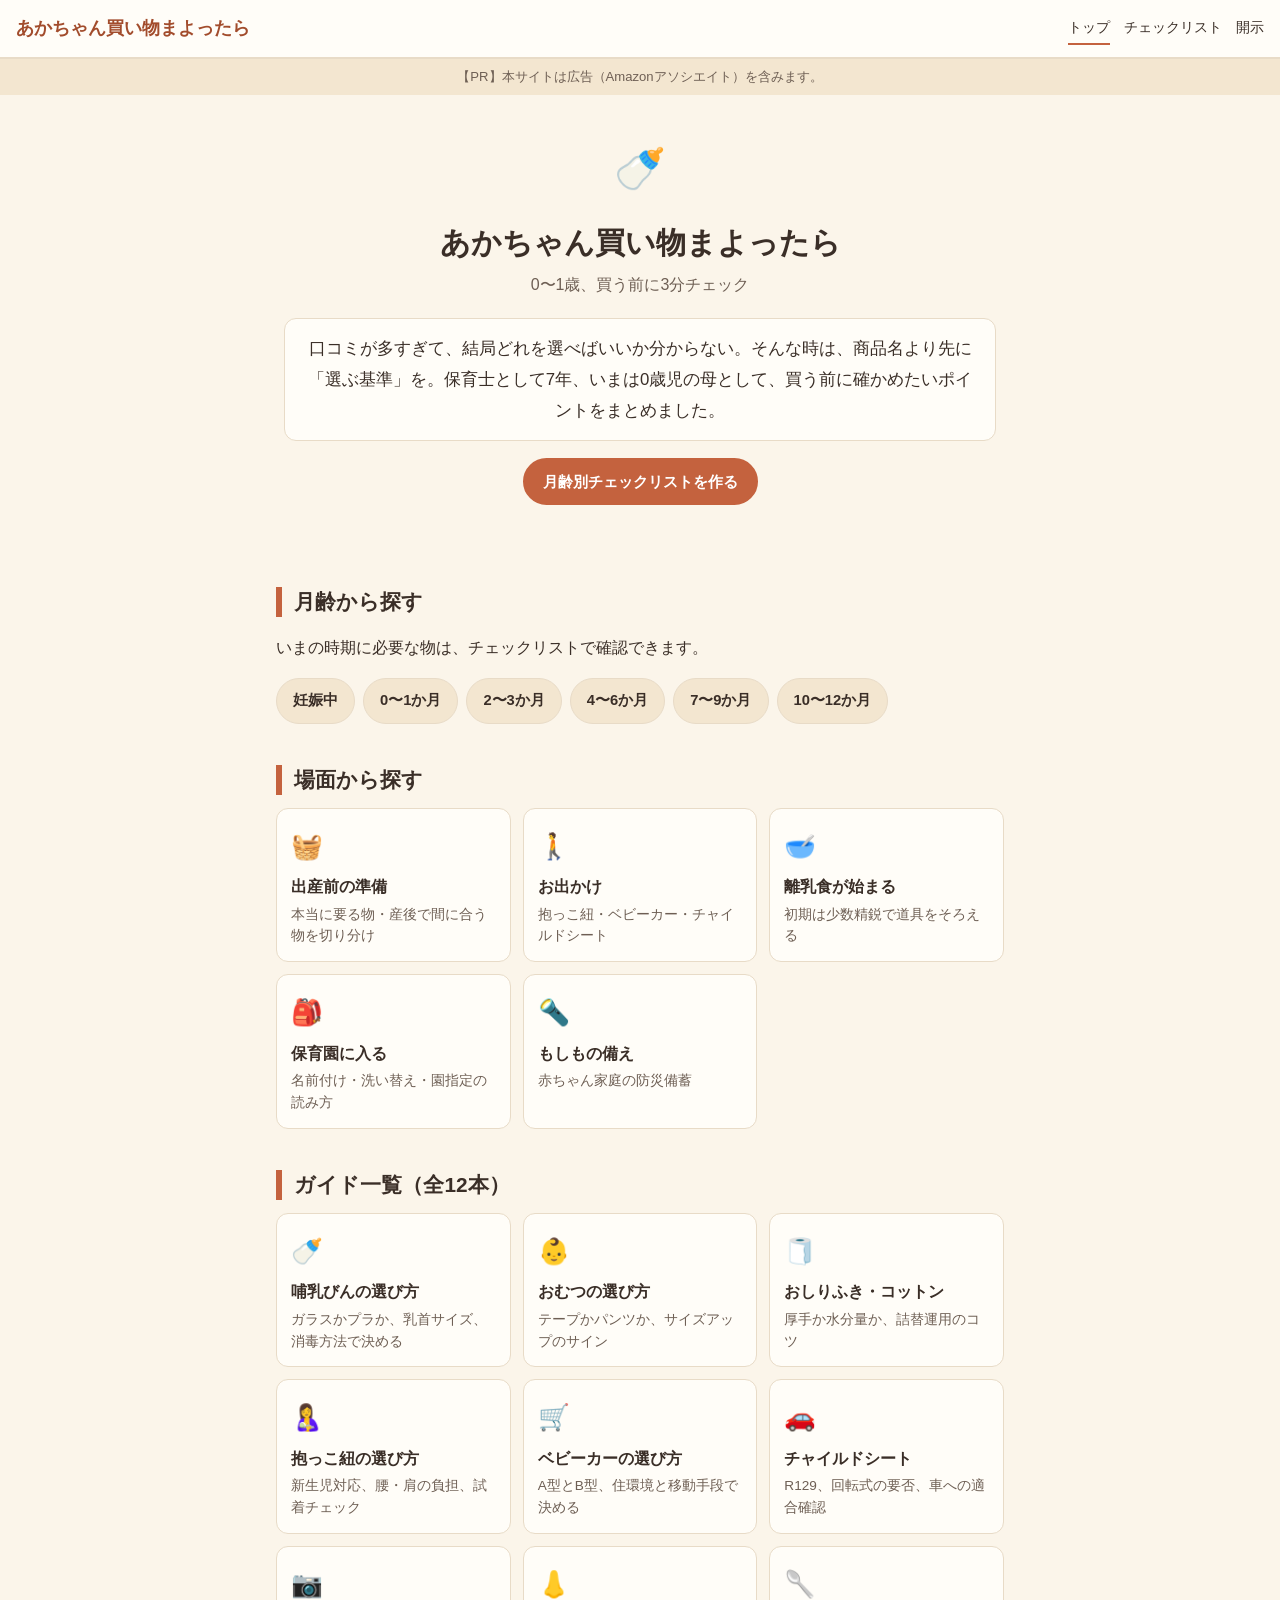
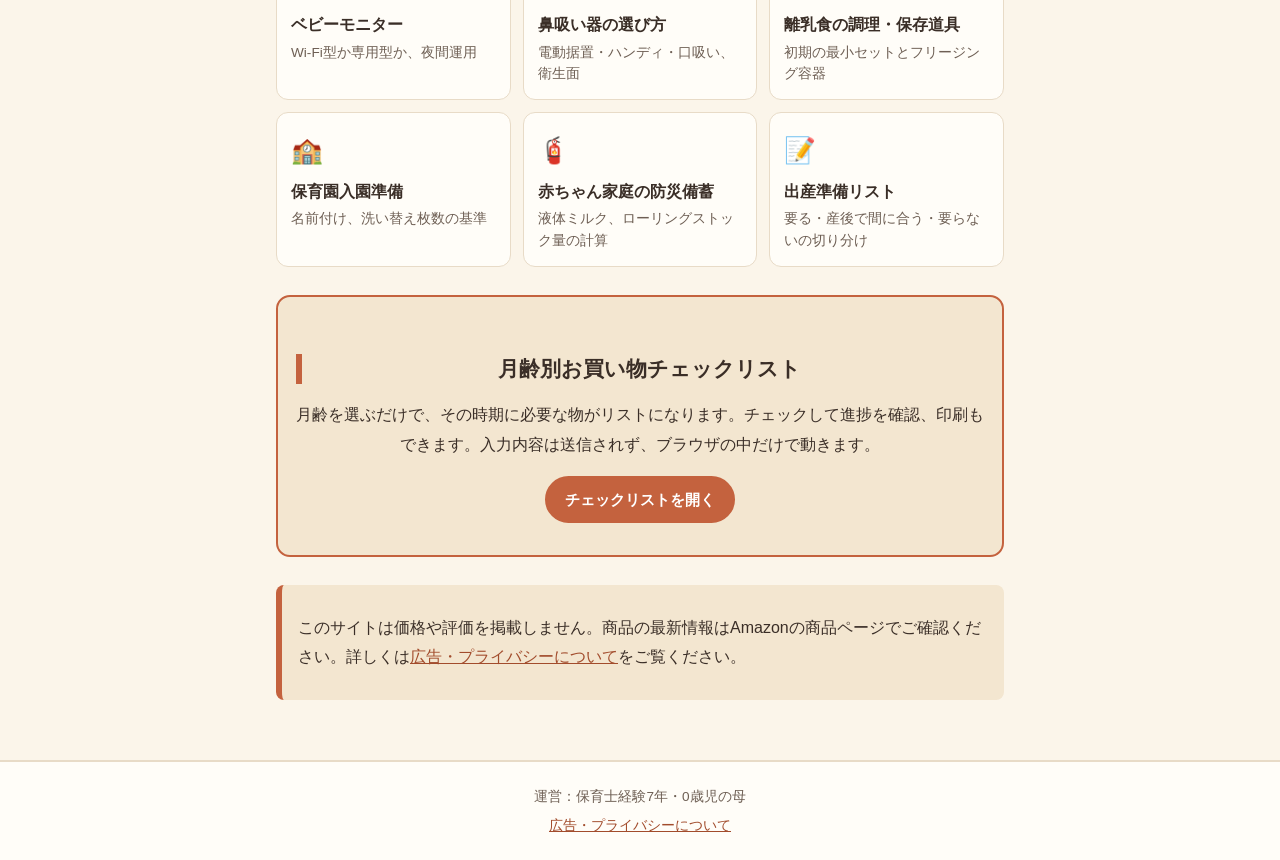
<file: index.html>
<!DOCTYPE html>
<html lang="ja">
<head>
<meta charset="utf-8">
<meta name="viewport" content="width=device-width,initial-scale=1">
<title>あかちゃん買い物まよったら｜0〜1歳、買う前に3分チェック</title>
<meta name="description" content="保育士経験7年・0歳児の母が書く、0〜1歳育児の「買う前の選び方」ガイド。哺乳びん、おむつ、抱っこ紐、ベビーカーなど12テーマと、月齢別お買い物チェックリスト。">
<link rel="canonical" href="https://rinkagit.github.io/baby-navi/">
<meta property="og:title" content="あかちゃん買い物まよったら｜0〜1歳、買う前に3分チェック">
<meta property="og:description" content="0〜1歳育児の買い物で迷ったら、まず選ぶ基準を3分で確認。12ガイドと月齢別チェックリスト。">
<meta property="og:type" content="website">
<meta property="og:url" content="https://rinkagit.github.io/baby-navi/">
<link rel="stylesheet" href="assets/style.css">
<script type="application/ld+json">{"@context":"https://schema.org","@type":"WebSite","name":"あかちゃん買い物まよったら","url":"https://rinkagit.github.io/baby-navi/","inLanguage":"ja"}</script>
</head>
<body>
<header class="site-header"><a class="site-title" href="index.html">あかちゃん買い物まよったら</a><nav class="site-nav"><a href="index.html">トップ</a><a href="checklist.html">チェックリスト</a><a href="disclosure.html">開示</a></nav></header>
<p class="pr-note">【PR】本サイトは広告（Amazonアソシエイト）を含みます。</p>
<main class="container">
<section class="hero">
<span class="hero-mark" aria-hidden="true">🍼</span>
<h1>あかちゃん買い物まよったら</h1>
<p class="hero-sub">0〜1歳、買う前に3分チェック</p>
<p class="lead">口コミが多すぎて、結局どれを選べばいいか分からない。そんな時は、商品名より先に「選ぶ基準」を。保育士として7年、いまは0歳児の母として、買う前に確かめたいポイントをまとめました。</p>
<p><a class="btn btn-amazon" href="checklist.html">月齢別チェックリストを作る</a></p>
</section>

<section>
<h2 class="section-title">月齢から探す</h2>
<p>いまの時期に必要な物は、チェックリストで確認できます。</p>
<ul class="age-row">
<li><a class="age-chip" href="checklist.html#pregnant">妊娠中</a></li>
<li><a class="age-chip" href="checklist.html#m0-1">0〜1か月</a></li>
<li><a class="age-chip" href="checklist.html#m2-3">2〜3か月</a></li>
<li><a class="age-chip" href="checklist.html#m4-6">4〜6か月</a></li>
<li><a class="age-chip" href="checklist.html#m7-9">7〜9か月</a></li>
<li><a class="age-chip" href="checklist.html#m10-12">10〜12か月</a></li>
</ul>
</section>

<section>
<h2 class="section-title">場面から探す</h2>
<ul class="grid">
<li><a class="card" href="guides/g12-shussan.html"><span class="card-icon" aria-hidden="true">🧺</span><span class="card-title">出産前の準備</span><span class="card-desc">本当に要る物・産後で間に合う物を切り分け</span></a></li>
<li><a class="card" href="guides/g04-dakkohimo.html"><span class="card-icon" aria-hidden="true">🚶</span><span class="card-title">お出かけ</span><span class="card-desc">抱っこ紐・ベビーカー・チャイルドシート</span></a></li>
<li><a class="card" href="guides/g09-rinyushoku.html"><span class="card-icon" aria-hidden="true">🥣</span><span class="card-title">離乳食が始まる</span><span class="card-desc">初期は少数精鋭で道具をそろえる</span></a></li>
<li><a class="card" href="guides/g10-hoikuen.html"><span class="card-icon" aria-hidden="true">🎒</span><span class="card-title">保育園に入る</span><span class="card-desc">名前付け・洗い替え・園指定の読み方</span></a></li>
<li><a class="card" href="guides/g11-bousai.html"><span class="card-icon" aria-hidden="true">🔦</span><span class="card-title">もしもの備え</span><span class="card-desc">赤ちゃん家庭の防災備蓄</span></a></li>
</ul>
</section>

<section id="guides">
<h2 class="section-title">ガイド一覧（全12本）</h2>
<ul class="grid">
<li><a class="card" href="guides/g01-nyuhyubin.html"><span class="card-icon" aria-hidden="true">🍼</span><span class="card-title">哺乳びんの選び方</span><span class="card-desc">ガラスかプラか、乳首サイズ、消毒方法で決める</span></a></li>
<li><a class="card" href="guides/g02-omutsu.html"><span class="card-icon" aria-hidden="true">👶</span><span class="card-title">おむつの選び方</span><span class="card-desc">テープかパンツか、サイズアップのサイン</span></a></li>
<li><a class="card" href="guides/g03-oshirifuki.html"><span class="card-icon" aria-hidden="true">🧻</span><span class="card-title">おしりふき・コットン</span><span class="card-desc">厚手か水分量か、詰替運用のコツ</span></a></li>
<li><a class="card" href="guides/g04-dakkohimo.html"><span class="card-icon" aria-hidden="true">🤱</span><span class="card-title">抱っこ紐の選び方</span><span class="card-desc">新生児対応、腰・肩の負担、試着チェック</span></a></li>
<li><a class="card" href="guides/g05-stroller.html"><span class="card-icon" aria-hidden="true">🛒</span><span class="card-title">ベビーカーの選び方</span><span class="card-desc">A型とB型、住環境と移動手段で決める</span></a></li>
<li><a class="card" href="guides/g06-childseat.html"><span class="card-icon" aria-hidden="true">🚗</span><span class="card-title">チャイルドシート</span><span class="card-desc">R129、回転式の要否、車への適合確認</span></a></li>
<li><a class="card" href="guides/g07-babymonitor.html"><span class="card-icon" aria-hidden="true">📷</span><span class="card-title">ベビーモニター</span><span class="card-desc">Wi-Fi型か専用型か、夜間運用</span></a></li>
<li><a class="card" href="guides/g08-hanasuiki.html"><span class="card-icon" aria-hidden="true">👃</span><span class="card-title">鼻吸い器の選び方</span><span class="card-desc">電動据置・ハンディ・口吸い、衛生面</span></a></li>
<li><a class="card" href="guides/g09-rinyushoku.html"><span class="card-icon" aria-hidden="true">🥄</span><span class="card-title">離乳食の調理・保存道具</span><span class="card-desc">初期の最小セットとフリージング容器</span></a></li>
<li><a class="card" href="guides/g10-hoikuen.html"><span class="card-icon" aria-hidden="true">🏫</span><span class="card-title">保育園入園準備</span><span class="card-desc">名前付け、洗い替え枚数の基準</span></a></li>
<li><a class="card" href="guides/g11-bousai.html"><span class="card-icon" aria-hidden="true">🧯</span><span class="card-title">赤ちゃん家庭の防災備蓄</span><span class="card-desc">液体ミルク、ローリングストック量の計算</span></a></li>
<li><a class="card" href="guides/g12-shussan.html"><span class="card-icon" aria-hidden="true">📝</span><span class="card-title">出産準備リスト</span><span class="card-desc">要る・産後で間に合う・要らないの切り分け</span></a></li>
</ul>
</section>

<section class="tool-box">
<h2 class="section-title">月齢別お買い物チェックリスト</h2>
<p>月齢を選ぶだけで、その時期に必要な物がリストになります。チェックして進捗を確認、印刷もできます。入力内容は送信されず、ブラウザの中だけで動きます。</p>
<p><a class="btn btn-amazon" href="checklist.html">チェックリストを開く</a></p>
</section>

<section class="callout">
<p>このサイトは価格や評価を掲載しません。商品の最新情報はAmazonの商品ページでご確認ください。詳しくは<a href="disclosure.html">広告・プライバシーについて</a>をご覧ください。</p>
</section>
</main>
<footer class="site-footer"><p>運営：保育士経験7年・0歳児の母</p><p><a href="disclosure.html">広告・プライバシーについて</a></p></footer>
<script src="assets/config.js"></script><script src="assets/main.js"></script>
</body>
</html>
</file>
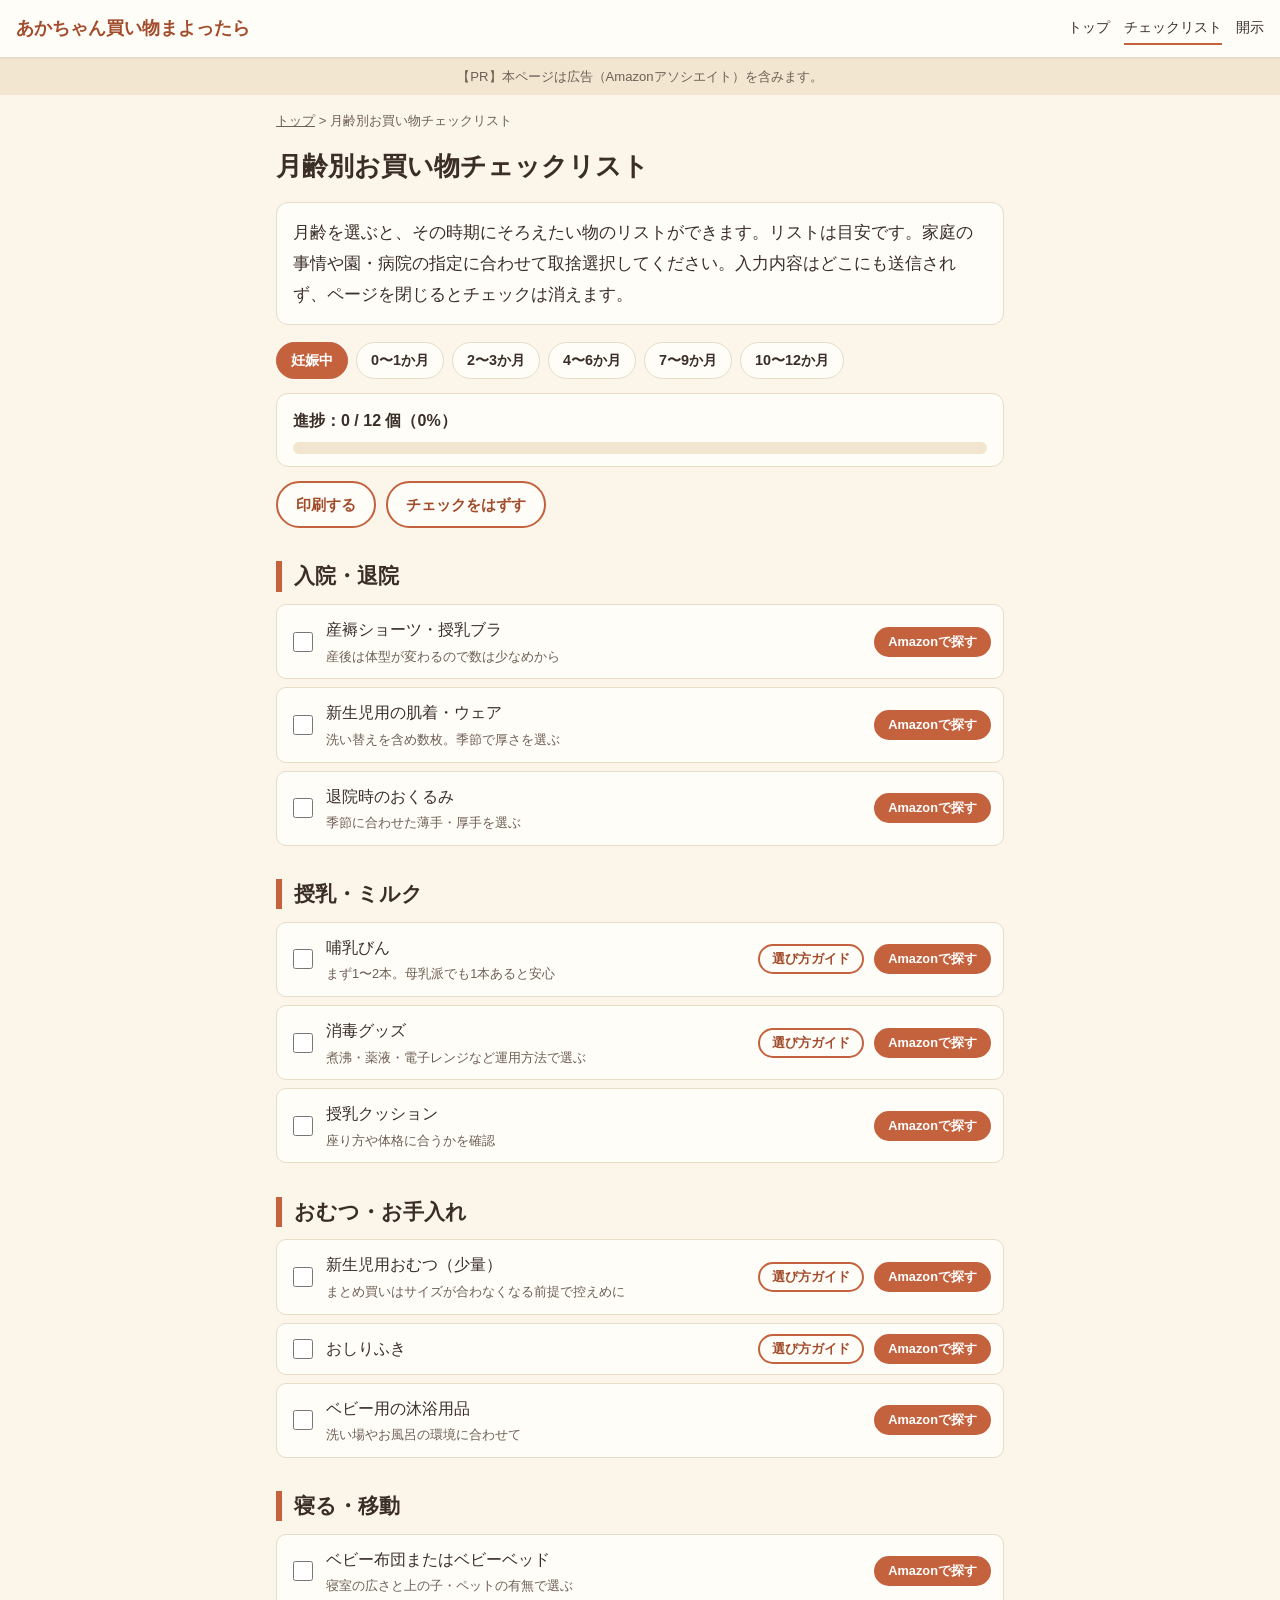
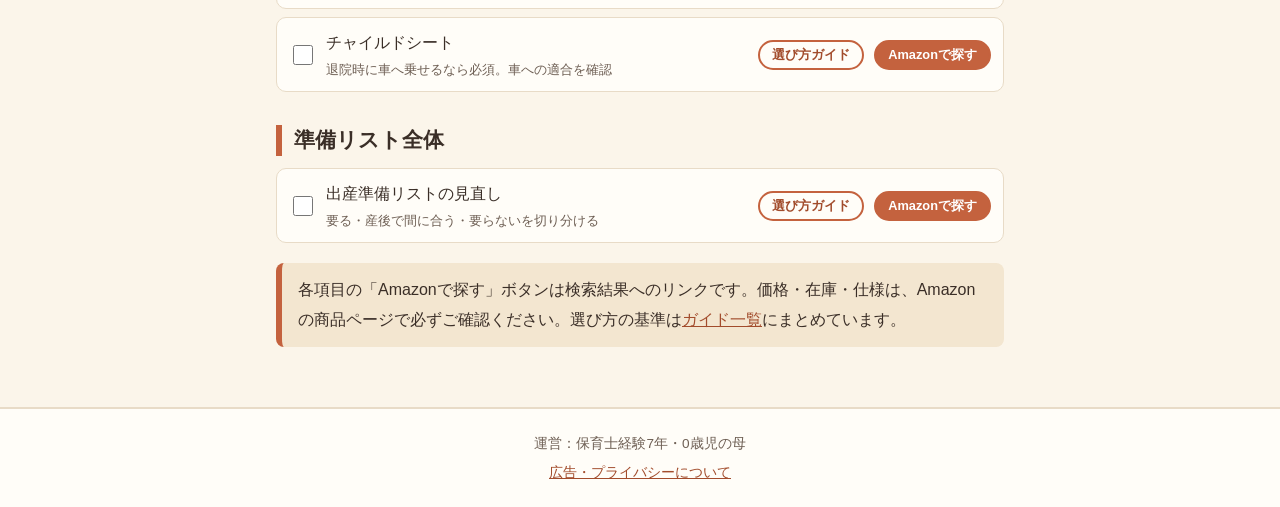
<file: checklist.html>
<!DOCTYPE html>
<html lang="ja">
<head>
<meta charset="utf-8">
<meta name="viewport" content="width=device-width,initial-scale=1">
<title>月齢別お買い物チェックリスト（妊娠中〜12か月）｜あかちゃん買い物まよったら</title>
<meta name="description" content="妊娠中から12か月まで、月齢を選ぶとその時期に必要な物のリストができます。チェック、進捗表示、印刷に対応。入力内容は送信されません。">
<link rel="canonical" href="https://rinkagit.github.io/baby-navi/checklist.html">
<meta property="og:title" content="月齢別お買い物チェックリスト｜あかちゃん買い物まよったら">
<meta property="og:description" content="月齢を選ぶだけで、その時期に必要な物がリストに。チェック・印刷対応。">
<meta property="og:type" content="website">
<meta property="og:url" content="https://rinkagit.github.io/baby-navi/checklist.html">
<link rel="stylesheet" href="assets/style.css">
</head>
<body>
<header class="site-header"><a class="site-title" href="index.html">あかちゃん買い物まよったら</a><nav class="site-nav"><a href="index.html">トップ</a><a href="checklist.html">チェックリスト</a><a href="disclosure.html">開示</a></nav></header>
<p class="pr-note">【PR】本ページは広告（Amazonアソシエイト）を含みます。</p>
<main class="container">
<nav class="breadcrumb"><a href="index.html">トップ</a> &gt; 月齢別お買い物チェックリスト</nav>
<h1>月齢別お買い物チェックリスト</h1>
<p class="lead">月齢を選ぶと、その時期にそろえたい物のリストができます。リストは目安です。家庭の事情や園・病院の指定に合わせて取捨選択してください。入力内容はどこにも送信されず、ページを閉じるとチェックは消えます。</p>

<div class="age-tabs" id="age-tabs" role="group" aria-label="月齢を選ぶ"></div>

<h2 class="print-title" id="print-title"></h2>
<div class="progress-wrap">
<p class="progress-text" id="progress-text">月齢を選んでください</p>
<div class="progress-bar"><div class="progress-fill" id="progress-fill"></div></div>
</div>
<div class="tool-actions">
<button type="button" class="btn" id="btn-print">印刷する</button>
<button type="button" class="btn" id="btn-reset">チェックをはずす</button>
</div>
<div id="list-area" aria-live="polite"><p class="empty-msg">上のボタンから月齢を選ぶと、リストが表示されます。</p></div>

<p class="callout">各項目の「Amazonで探す」ボタンは検索結果へのリンクです。価格・在庫・仕様は、Amazonの商品ページで必ずご確認ください。選び方の基準は<a href="index.html">ガイド一覧</a>にまとめています。</p>
</main>
<footer class="site-footer"><p>運営：保育士経験7年・0歳児の母</p><p><a href="disclosure.html">広告・プライバシーについて</a></p></footer>
<script src="assets/config.js"></script><script src="assets/main.js"></script>
<script>
(function () {
  // 月齢別データ。items: [名前, ひとこと, Amazon検索語, 関連ガイド(任意)]
  var AGES = [
    { id: "pregnant", label: "妊娠中", groups: [
      { title: "入院・退院", items: [
        ["産褥ショーツ・授乳ブラ", "産後は体型が変わるので数は少なめから", "産褥ショーツ"],
        ["新生児用の肌着・ウェア", "洗い替えを含め数枚。季節で厚さを選ぶ", "新生児 肌着 セット"],
        ["退院時のおくるみ", "季節に合わせた薄手・厚手を選ぶ", "おくるみ 新生児"]
      ]},
      { title: "授乳・ミルク", items: [
        ["哺乳びん", "まず1〜2本。母乳派でも1本あると安心", "哺乳びん 新生児", "g01-nyuhyubin.html"],
        ["消毒グッズ", "煮沸・薬液・電子レンジなど運用方法で選ぶ", "哺乳びん 消毒", "g01-nyuhyubin.html"],
        ["授乳クッション", "座り方や体格に合うかを確認", "授乳クッション"]
      ]},
      { title: "おむつ・お手入れ", items: [
        ["新生児用おむつ（少量）", "まとめ買いはサイズが合わなくなる前提で控えめに", "新生児 おむつ", "g02-omutsu.html"],
        ["おしりふき", "", "おしりふき 新生児", "g03-oshirifuki.html"],
        ["ベビー用の沐浴用品", "洗い場やお風呂の環境に合わせて", "ベビーバス"]
      ]},
      { title: "寝る・移動", items: [
        ["ベビー布団またはベビーベッド", "寝室の広さと上の子・ペットの有無で選ぶ", "ベビー布団 セット"],
        ["チャイルドシート", "退院時に車へ乗せるなら必須。車への適合を確認", "チャイルドシート 新生児", "g06-childseat.html"]
      ]},
      { title: "準備リスト全体", items: [
        ["出産準備リストの見直し", "要る・産後で間に合う・要らないを切り分ける", "出産準備 ベビー用品", "g12-shussan.html"]
      ]}
    ]},
    { id: "m0-1", label: "0〜1か月", groups: [
      { title: "毎日の消耗品", items: [
        ["おむつ（新生児〜S）", "サイズアップのサインを見て買い足す", "新生児 おむつ", "g02-omutsu.html"],
        ["おしりふき・コットン", "詰替運用にすると経済的", "おしりふき 詰替", "g03-oshirifuki.html"],
        ["ガーゼ・スタイ", "吐き戻しやよだれに。洗い替えを多めに", "ガーゼ スタイ 新生児"]
      ]},
      { title: "お世話", items: [
        ["爪切り（ベビー用）", "小さな爪に合うサイズ", "ベビー 爪切り"],
        ["体温計", "測定時間と測り方を確認", "体温計 赤ちゃん"],
        ["保湿剤", "肌の状態が気になる場合は小児科で相談", "ベビー 保湿"]
      ]},
      { title: "お出かけ（健診など）", items: [
        ["抱っこ紐（新生児対応）", "新生児から使えるか、対象体重を確認", "抱っこ紐 新生児", "g04-dakkohimo.html"],
        ["ベビーカー", "生活動線と車への積みやすさで検討", "ベビーカー 新生児", "g05-stroller.html"]
      ]}
    ]},
    { id: "m2-3", label: "2〜3か月", groups: [
      { title: "生活リズム・安全", items: [
        ["ベビーモニター", "夜間運用の方法（Wi-Fi型か専用型）で選ぶ", "ベビーモニター", "g07-babymonitor.html"],
        ["鼻吸い器", "家庭で使いやすい方式を。不安なら小児科へ", "鼻吸い器 ベビー", "g08-hanasuiki.html"],
        ["おもちゃ（ガラガラ・布絵本）", "誤飲しにくい大きさか確認", "ガラガラ 赤ちゃん"]
      ]},
      { title: "お世話", items: [
        ["おむつ（S）", "サイズアップのサインを確認", "おむつ S テープ", "g02-omutsu.html"],
        ["ベビーカーのレインカバー", "対応機種かを確認", "ベビーカー レインカバー"],
        ["ベビー用の日よけ", "季節に応じて", "ベビーカー 日よけ"]
      ]}
    ]},
    { id: "m4-6", label: "4〜6か月", groups: [
      { title: "離乳食の準備", items: [
        ["離乳食用の調理セット", "初期は少数精鋭。すり鉢・小鍋など", "離乳食 調理セット", "g09-rinyushoku.html"],
        ["フリージング容器", "小分けしやすい容量を確認", "離乳食 冷凍 保存容器", "g09-rinyushoku.html"],
        ["スプーン・食器", "口の大きさに合うサイズ", "離乳食 スプーン"],
        ["ベビーチェア", "足置きの有無と姿勢の安定を確認", "ベビーチェア 食事"]
      ]},
      { title: "動きが増える時期", items: [
        ["おむつ（M）", "ずり這いが始まるとパンツ型も検討", "おむつ M パンツ", "g02-omutsu.html"],
        ["ベビーゲート・コーナーガード", "家の間取りに合わせて", "ベビーゲート"],
        ["歯がため", "月齢対象を確認", "歯がため"]
      ]}
    ]},
    { id: "m7-9", label: "7〜9か月", groups: [
      { title: "食事", items: [
        ["離乳食の保存・解凍道具", "電子レンジ対応か確認", "離乳食 電子レンジ 容器", "g09-rinyushoku.html"],
        ["食事用エプロン", "ポケット付きは食べこぼしの受けに", "食事用エプロン ベビー"],
        ["ストローマグ・コップ", "練習用として段階的に", "ストローマグ"]
      ]},
      { title: "動き・安全", items: [
        ["ベビー用靴下・ロンパース", "動きやすさと洗い替えの数", "ベビー ロンパース"],
        ["コンセントカバー・角ガード", "手が届く範囲を見直す", "コンセントカバー 赤ちゃん"],
        ["防災備蓄（おむつ・ミルク）", "ローリングストックで量を確認", "液体ミルク 備蓄", "g11-bousai.html"]
      ]}
    ]},
    { id: "m10-12", label: "10〜12か月", groups: [
      { title: "保育園・復職の準備", items: [
        ["名前付けグッズ", "布用スタンプやお名前シール", "お名前シール 布用", "g10-hoikuen.html"],
        ["着替え・洗い替え", "園の指定枚数を確認してから", "保育園 着替え セット", "g10-hoikuen.html"],
        ["お昼寝用品・スタイ", "園の指定を読んでから購入", "保育園 スタイ", "g10-hoikuen.html"]
      ]},
      { title: "歩き始め", items: [
        ["ファーストシューズ", "足のサイズを測ってから。店頭での試し履きも検討", "ベビーシューズ ファーストシューズ"],
        ["おむつ（M〜L）", "体重とフィット感を見て", "おむつ L パンツ", "g02-omutsu.html"],
        ["チャイルドシートの見直し", "月齢・体格に合う規格か確認", "チャイルドシート 回転式", "g06-childseat.html"]
      ]}
    ]}
  ];

  var tabsEl = document.getElementById("age-tabs");
  var listEl = document.getElementById("list-area");
  var fillEl = document.getElementById("progress-fill");
  var textEl = document.getElementById("progress-text");
  var titleEl = document.getElementById("print-title");
  var current = null;

  function el(tag, cls, text) {
    var e = document.createElement(tag);
    if (cls) e.className = cls;
    if (text) e.textContent = text;
    return e;
  }

  function updateProgress() {
    var boxes = listEl.querySelectorAll("input[type=checkbox]");
    var done = 0;
    for (var i = 0; i < boxes.length; i++) {
      var li = boxes[i].closest(".check-item");
      if (boxes[i].checked) { done++; li.classList.add("done"); } else { li.classList.remove("done"); }
    }
    var total = boxes.length;
    textEl.textContent = total ? ("進捗：" + done + " / " + total + " 個（" + Math.round(done / total * 100) + "%）") : "月齢を選んでください";
    fillEl.style.width = total ? (done / total * 100) + "%" : "0";
  }

  function render(age) {
    current = age;
    listEl.textContent = "";
    titleEl.textContent = "お買い物チェックリスト：" + age.label;
    var n = 0;
    age.groups.forEach(function (g) {
      var sec = el("section", "check-group");
      sec.appendChild(el("h2", "", g.title));
      var ul = el("ul", "check-list");
      g.items.forEach(function (it) {
        n++;
        var id = "item-" + n;
        var li = el("li", "check-item");
        var cb = el("input"); cb.type = "checkbox"; cb.id = id;
        cb.addEventListener("change", updateProgress);
        var lb = el("label"); lb.htmlFor = id;
        lb.appendChild(document.createTextNode(it[0]));
        if (it[1]) lb.appendChild(el("span", "check-note", it[1]));
        li.appendChild(cb); li.appendChild(lb);
        if (it[3]) {
          var g1 = el("a", "btn btn-small", "選び方ガイド");
          g1.href = "guides/" + it[3];
          li.appendChild(g1);
        }
        var a = el("a", "btn btn-amazon btn-small", "Amazonで探す");
        a.setAttribute("data-search", it[2]);
        li.appendChild(a);
        ul.appendChild(li);
      });
      sec.appendChild(ul);
      listEl.appendChild(sec);
    });
    applyAmazonLinks(listEl); // config.js のリンク生成を再利用
    var tabs = tabsEl.querySelectorAll("button");
    for (var i = 0; i < tabs.length; i++) tabs[i].setAttribute("aria-pressed", tabs[i].getAttribute("data-id") === age.id ? "true" : "false");
    updateProgress();
  }

  function select(id, updateHash) {
    for (var i = 0; i < AGES.length; i++) {
      if (AGES[i].id === id) {
        render(AGES[i]);
        if (updateHash && history.replaceState) history.replaceState(null, "", "#" + id);
        return true;
      }
    }
    return false;
  }

  AGES.forEach(function (age) {
    var b = el("button", "age-tab", age.label);
    b.type = "button"; b.setAttribute("data-id", age.id); b.setAttribute("aria-pressed", "false");
    b.addEventListener("click", function () { select(age.id, true); });
    tabsEl.appendChild(b);
  });

  document.getElementById("btn-print").addEventListener("click", function () { window.print(); });
  document.getElementById("btn-reset").addEventListener("click", function () {
    var boxes = listEl.querySelectorAll("input[type=checkbox]");
    for (var i = 0; i < boxes.length; i++) boxes[i].checked = false;
    updateProgress();
  });
  function selectFromHash() {
    if (!select(location.hash.replace("#", ""), false)) select(AGES[0].id, false);
  }
  window.addEventListener("hashchange", selectFromHash);
  selectFromHash();
})();
</script>
</body>
</html>
</file>
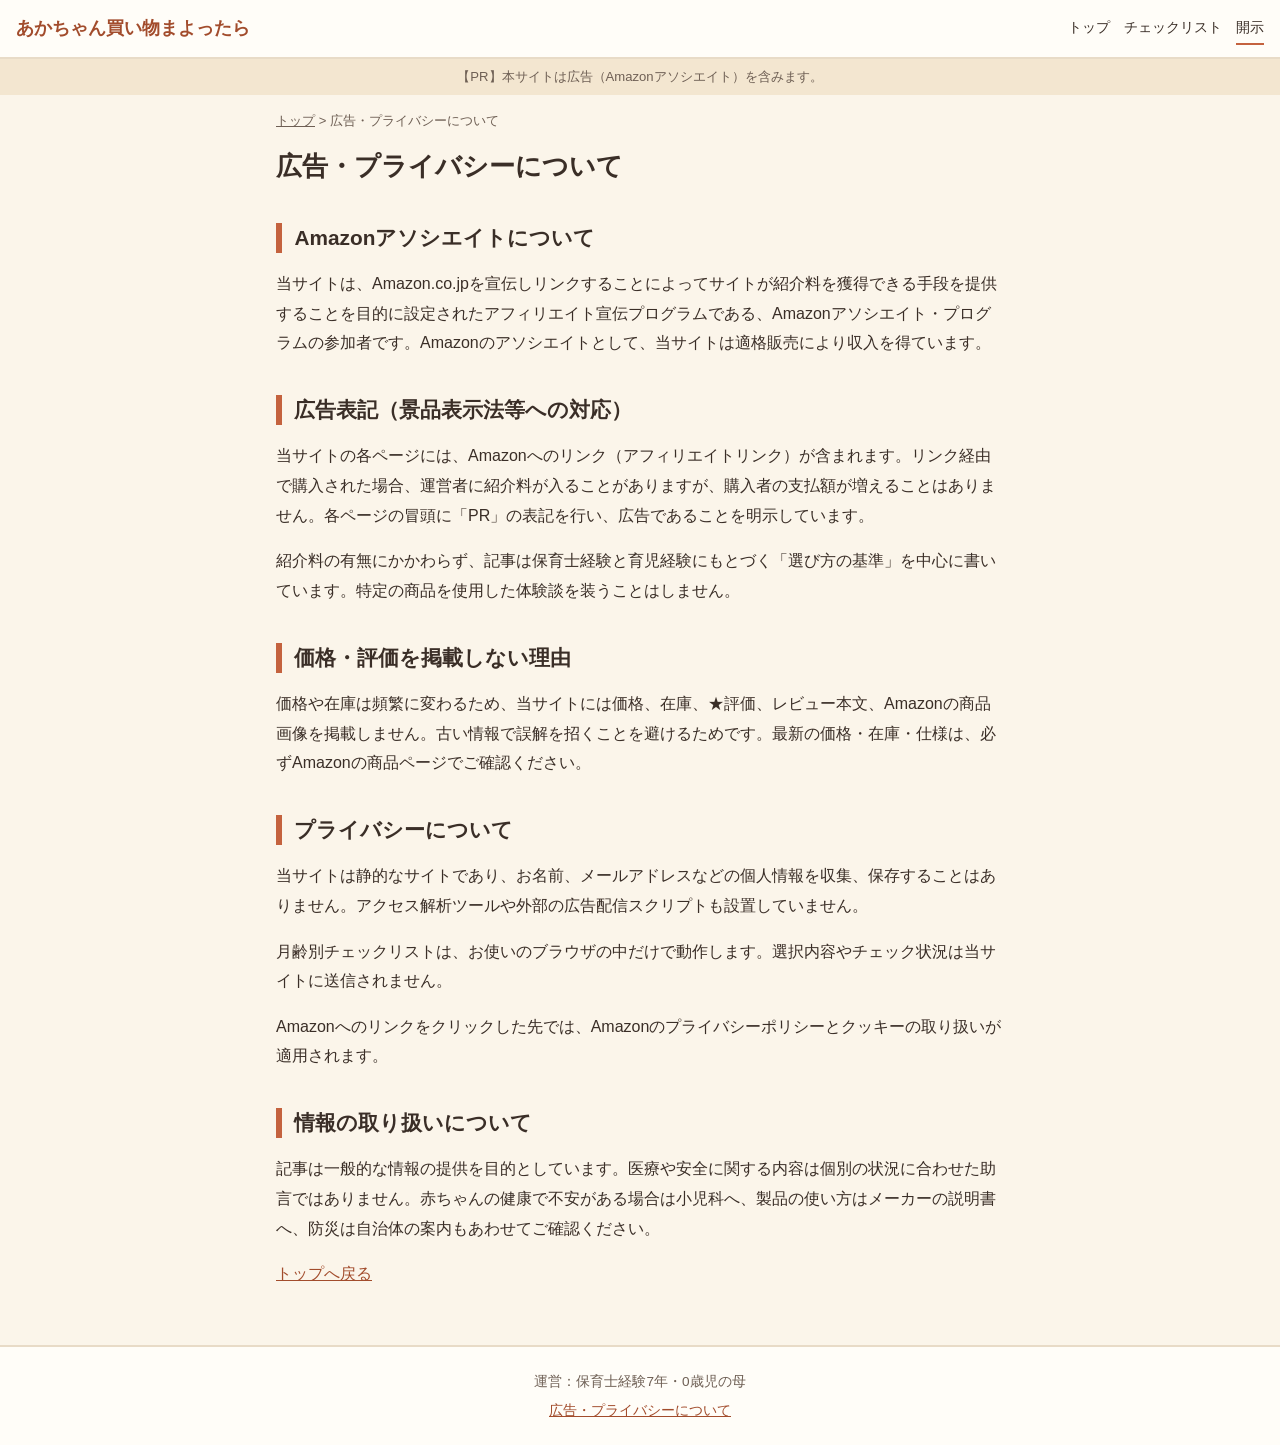
<file: disclosure.html>
<!DOCTYPE html>
<html lang="ja">
<head>
<meta charset="utf-8">
<meta name="viewport" content="width=device-width,initial-scale=1">
<title>広告・プライバシーについて｜あかちゃん買い物まよったら</title>
<meta name="description" content="Amazonアソシエイト参加の表明、広告表記、価格を載せない理由、プライバシー（個人情報を収集しない）についての説明です。">
<link rel="canonical" href="https://rinkagit.github.io/baby-navi/disclosure.html">
<meta property="og:title" content="広告・プライバシーについて｜あかちゃん買い物まよったら">
<meta property="og:description" content="Amazonアソシエイト参加の表明、広告表記、プライバシーについて。">
<meta property="og:type" content="website">
<meta property="og:url" content="https://rinkagit.github.io/baby-navi/disclosure.html">
<link rel="stylesheet" href="assets/style.css">
</head>
<body>
<header class="site-header"><a class="site-title" href="index.html">あかちゃん買い物まよったら</a><nav class="site-nav"><a href="index.html">トップ</a><a href="checklist.html">チェックリスト</a><a href="disclosure.html">開示</a></nav></header>
<p class="pr-note">【PR】本サイトは広告（Amazonアソシエイト）を含みます。</p>
<main class="container doc">
<nav class="breadcrumb"><a href="index.html">トップ</a> &gt; 広告・プライバシーについて</nav>
<h1>広告・プライバシーについて</h1>

<h2>Amazonアソシエイトについて</h2>
<p>当サイトは、Amazon.co.jpを宣伝しリンクすることによってサイトが紹介料を獲得できる手段を提供することを目的に設定されたアフィリエイト宣伝プログラムである、Amazonアソシエイト・プログラムの参加者です。Amazonのアソシエイトとして、当サイトは適格販売により収入を得ています。</p>

<h2>広告表記（景品表示法等への対応）</h2>
<p>当サイトの各ページには、Amazonへのリンク（アフィリエイトリンク）が含まれます。リンク経由で購入された場合、運営者に紹介料が入ることがありますが、購入者の支払額が増えることはありません。各ページの冒頭に「PR」の表記を行い、広告であることを明示しています。</p>
<p>紹介料の有無にかかわらず、記事は保育士経験と育児経験にもとづく「選び方の基準」を中心に書いています。特定の商品を使用した体験談を装うことはしません。</p>

<h2>価格・評価を掲載しない理由</h2>
<p>価格や在庫は頻繁に変わるため、当サイトには価格、在庫、★評価、レビュー本文、Amazonの商品画像を掲載しません。古い情報で誤解を招くことを避けるためです。最新の価格・在庫・仕様は、必ずAmazonの商品ページでご確認ください。</p>

<h2>プライバシーについて</h2>
<p>当サイトは静的なサイトであり、お名前、メールアドレスなどの個人情報を収集、保存することはありません。アクセス解析ツールや外部の広告配信スクリプトも設置していません。</p>
<p>月齢別チェックリストは、お使いのブラウザの中だけで動作します。選択内容やチェック状況は当サイトに送信されません。</p>
<p>Amazonへのリンクをクリックした先では、Amazonのプライバシーポリシーとクッキーの取り扱いが適用されます。</p>

<h2>情報の取り扱いについて</h2>
<p>記事は一般的な情報の提供を目的としています。医療や安全に関する内容は個別の状況に合わせた助言ではありません。赤ちゃんの健康で不安がある場合は小児科へ、製品の使い方はメーカーの説明書へ、防災は自治体の案内もあわせてご確認ください。</p>

<p><a href="index.html">トップへ戻る</a></p>
</main>
<footer class="site-footer"><p>運営：保育士経験7年・0歳児の母</p><p><a href="disclosure.html">広告・プライバシーについて</a></p></footer>
<script src="assets/config.js"></script><script src="assets/main.js"></script>
</body>
</html>
</file>
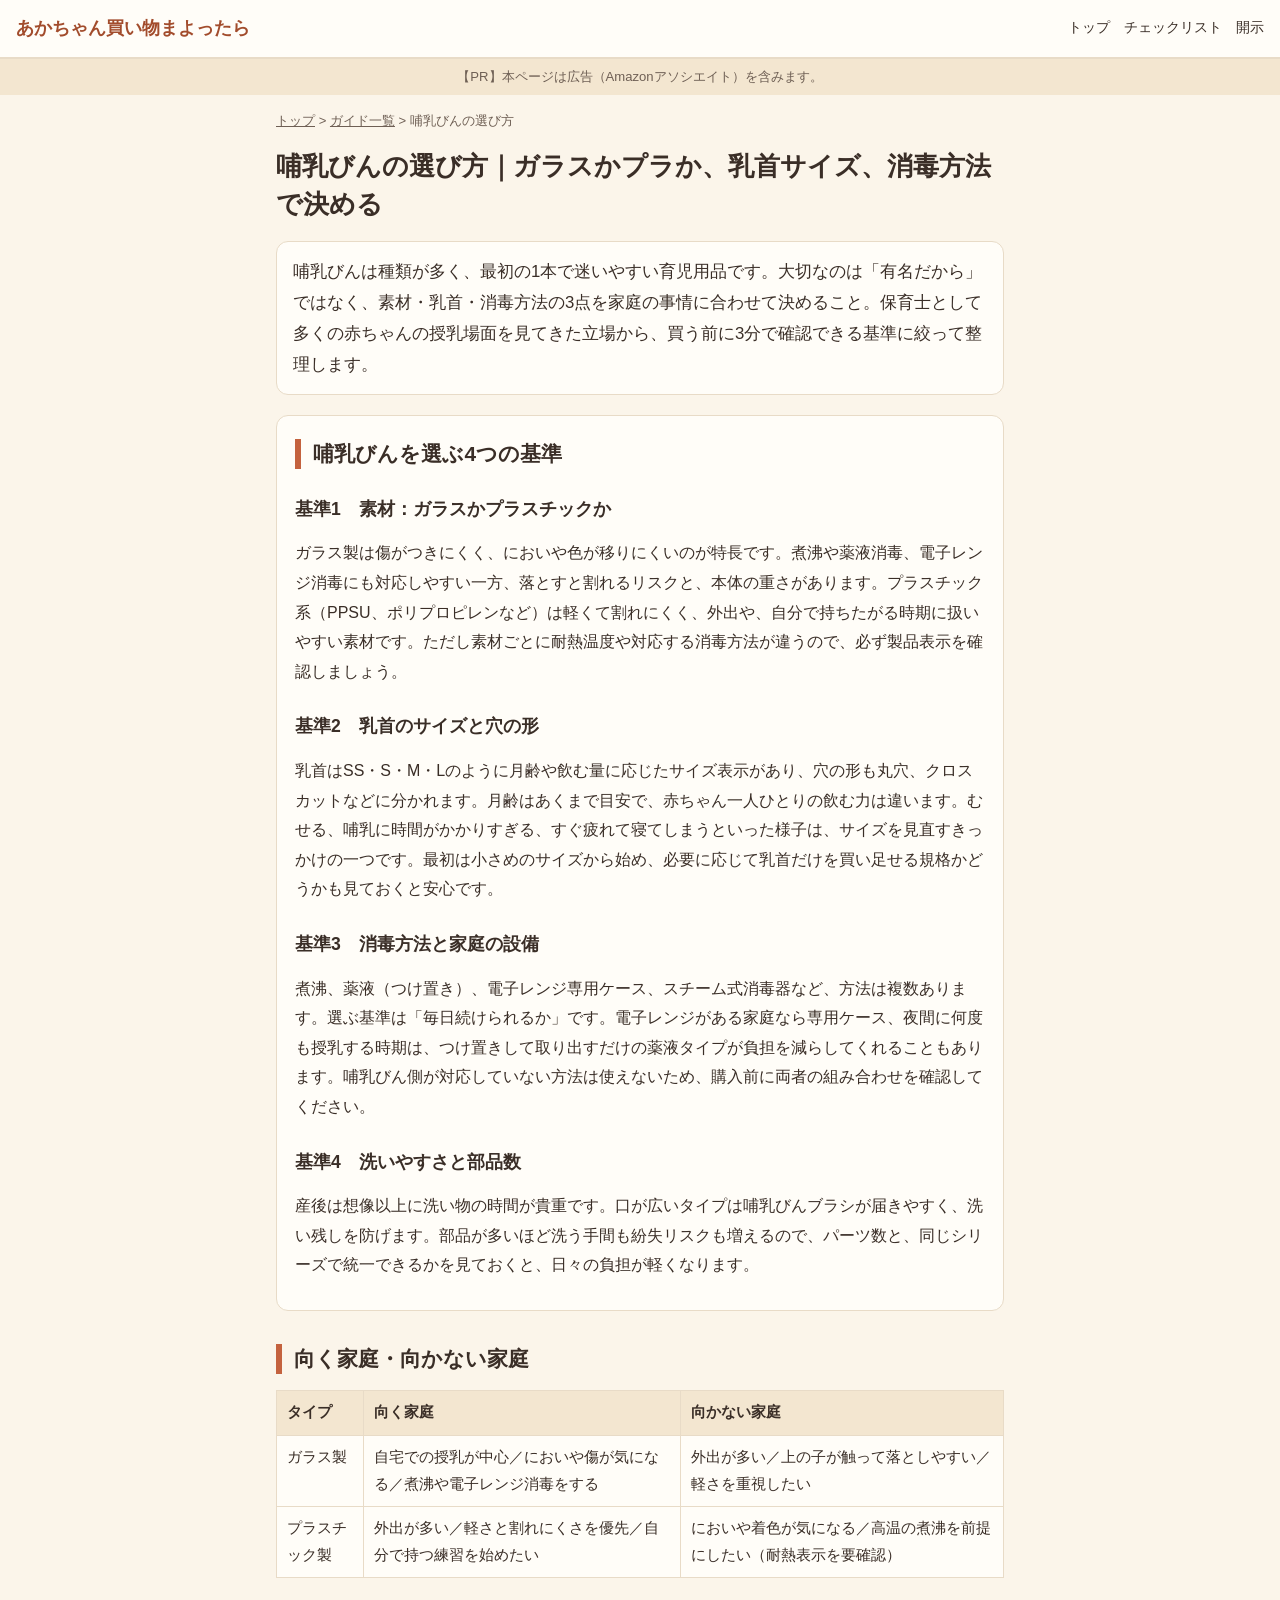
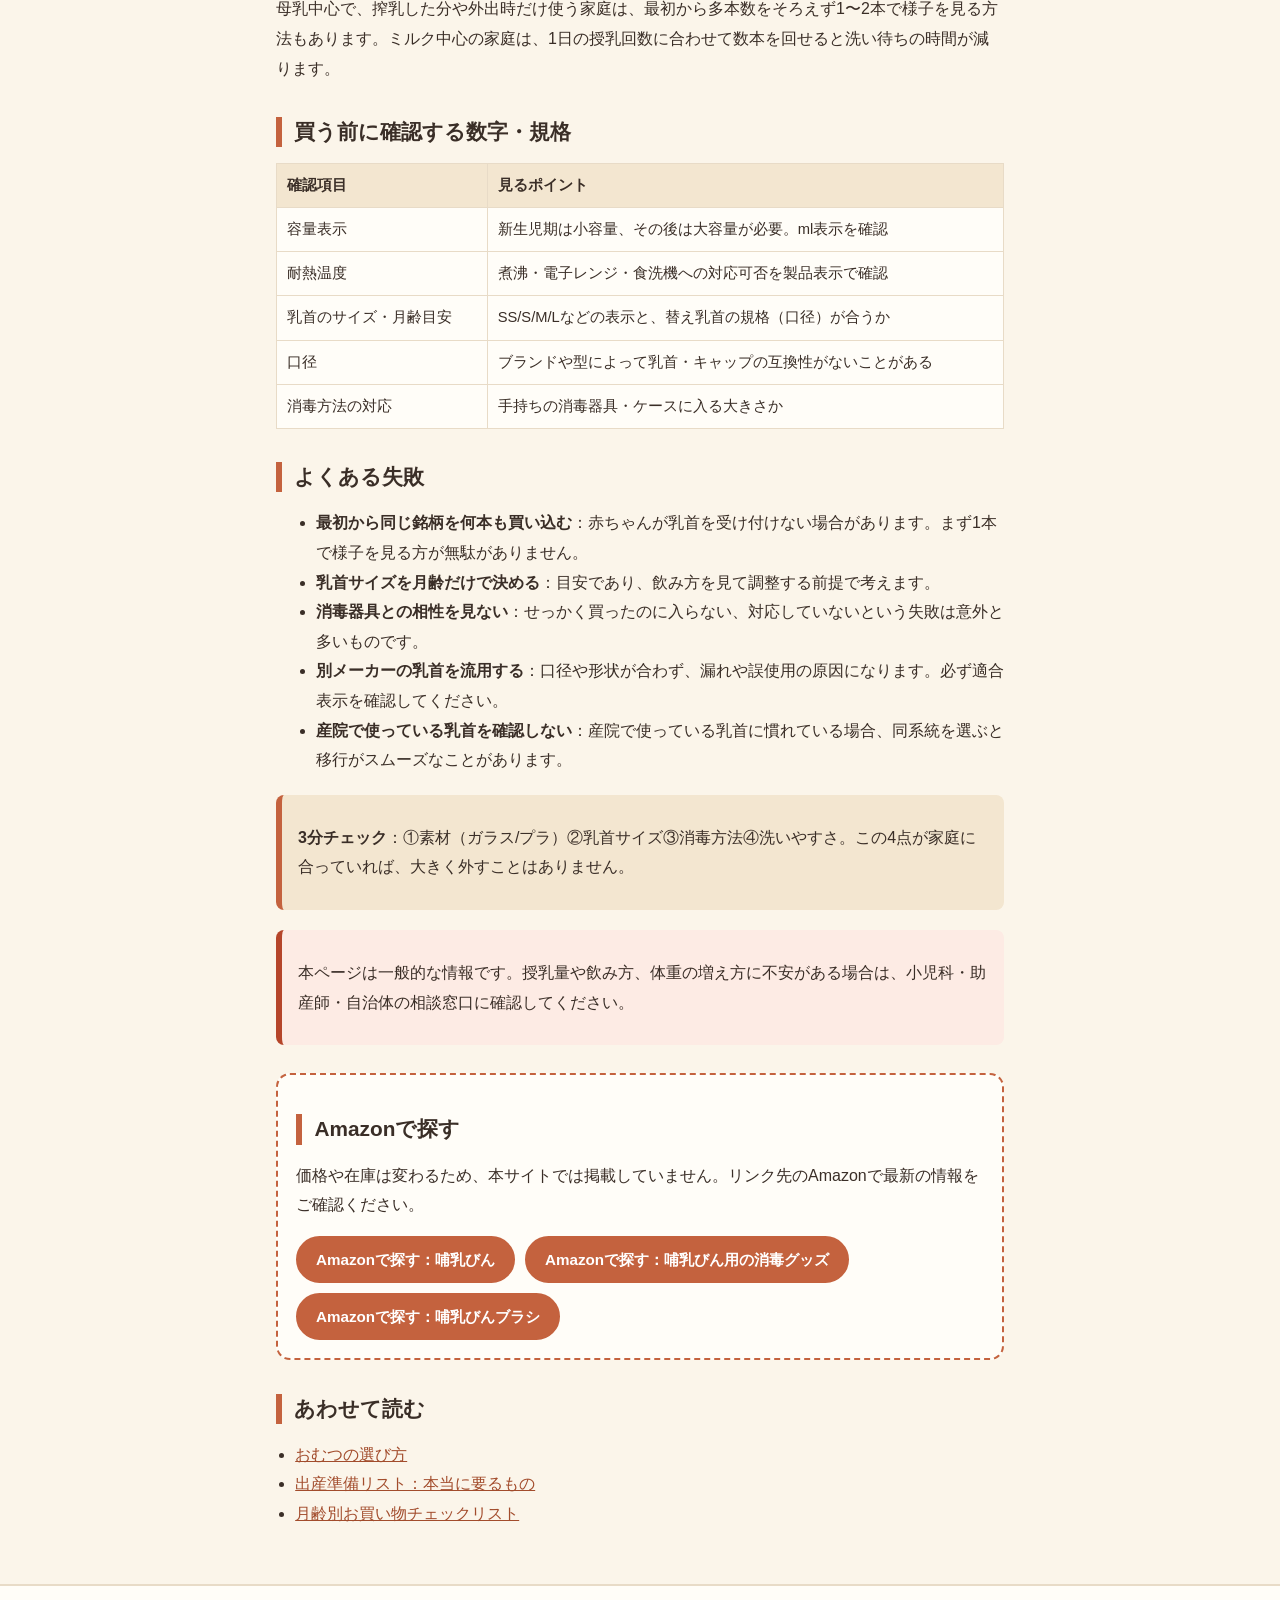
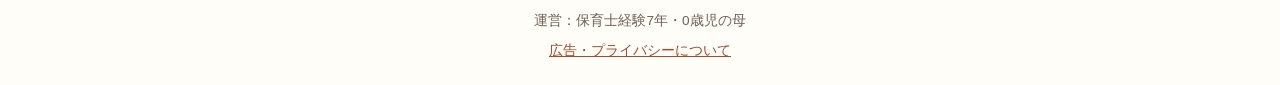
<file: guides/g01-nyuhyubin.html>
<!DOCTYPE html><html lang="ja"><head><meta charset="utf-8"><meta name="viewport" content="width=device-width,initial-scale=1">
<title>哺乳びんの選び方｜ガラスかプラか、乳首サイズ、消毒方法で決める｜あかちゃん買い物まよったら</title><meta name="description" content="哺乳びんをガラスとプラスチックの素材、乳首サイズ、消毒方法の3軸で選ぶための基準を、保育士経験7年の母がまとめました。買う前の確認ポイント付き。">
<link rel="canonical" href="https://rinkagit.github.io/baby-navi/guides/g01-nyuhyubin.html">
<meta property="og:title" content="哺乳びんの選び方｜ガラスかプラか、乳首サイズ、消毒方法で決める"><meta property="og:description" content="哺乳びんをガラスとプラスチックの素材、乳首サイズ、消毒方法の3軸で選ぶための基準を、保育士経験7年の母がまとめました。"><meta property="og:type" content="article"><meta property="og:url" content="https://rinkagit.github.io/baby-navi/guides/g01-nyuhyubin.html">
<link rel="stylesheet" href="../assets/style.css">
<script type="application/ld+json">{"@context":"https://schema.org","@type":"Article","headline":"哺乳びんの選び方｜ガラスかプラか、乳首サイズ、消毒方法で決める","description":"哺乳びんをガラスとプラスチックの素材、乳首サイズ、消毒方法の3軸で選ぶための基準をまとめました。","inLanguage":"ja","url":"https://rinkagit.github.io/baby-navi/guides/g01-nyuhyubin.html","mainEntityOfPage":"https://rinkagit.github.io/baby-navi/guides/g01-nyuhyubin.html","datePublished":"2026-11-02","dateModified":"2026-11-02","author":{"@type":"Person","name":"あかちゃん買い物まよったら運営者（保育士経験7年・0歳児の母）"},"publisher":{"@type":"Organization","name":"あかちゃん買い物まよったら"}}</script>
<script type="application/ld+json">{"@context":"https://schema.org","@type":"BreadcrumbList","itemListElement":[{"@type":"ListItem","position":1,"name":"トップ","item":"https://rinkagit.github.io/baby-navi/index.html"},{"@type":"ListItem","position":2,"name":"ガイド一覧","item":"https://rinkagit.github.io/baby-navi/index.html#guides"},{"@type":"ListItem","position":3,"name":"哺乳びんの選び方","item":"https://rinkagit.github.io/baby-navi/guides/g01-nyuhyubin.html"}]}</script></head>
<body><header class="site-header"><a class="site-title" href="../index.html">あかちゃん買い物まよったら</a><nav class="site-nav"><a href="../index.html">トップ</a><a href="../checklist.html">チェックリスト</a><a href="../disclosure.html">開示</a></nav></header>
<p class="pr-note">【PR】本ページは広告（Amazonアソシエイト）を含みます。</p>
<main class="container"><nav class="breadcrumb"><a href="../index.html">トップ</a> &gt; <a href="../index.html#guides">ガイド一覧</a> &gt; 哺乳びんの選び方</nav><article><h1>哺乳びんの選び方｜ガラスかプラか、乳首サイズ、消毒方法で決める</h1><p class="lead">哺乳びんは種類が多く、最初の1本で迷いやすい育児用品です。大切なのは「有名だから」ではなく、素材・乳首・消毒方法の3点を家庭の事情に合わせて決めること。保育士として多くの赤ちゃんの授乳場面を見てきた立場から、買う前に3分で確認できる基準に絞って整理します。</p>

<section class="criteria"><h2>哺乳びんを選ぶ4つの基準</h2>
<h3>基準1　素材：ガラスかプラスチックか</h3>
<p>ガラス製は傷がつきにくく、においや色が移りにくいのが特長です。煮沸や薬液消毒、電子レンジ消毒にも対応しやすい一方、落とすと割れるリスクと、本体の重さがあります。プラスチック系（PPSU、ポリプロピレンなど）は軽くて割れにくく、外出や、自分で持ちたがる時期に扱いやすい素材です。ただし素材ごとに耐熱温度や対応する消毒方法が違うので、必ず製品表示を確認しましょう。</p>
<h3>基準2　乳首のサイズと穴の形</h3>
<p>乳首はSS・S・M・Lのように月齢や飲む量に応じたサイズ表示があり、穴の形も丸穴、クロスカットなどに分かれます。月齢はあくまで目安で、赤ちゃん一人ひとりの飲む力は違います。むせる、哺乳に時間がかかりすぎる、すぐ疲れて寝てしまうといった様子は、サイズを見直すきっかけの一つです。最初は小さめのサイズから始め、必要に応じて乳首だけを買い足せる規格かどうかも見ておくと安心です。</p>
<h3>基準3　消毒方法と家庭の設備</h3>
<p>煮沸、薬液（つけ置き）、電子レンジ専用ケース、スチーム式消毒器など、方法は複数あります。選ぶ基準は「毎日続けられるか」です。電子レンジがある家庭なら専用ケース、夜間に何度も授乳する時期は、つけ置きして取り出すだけの薬液タイプが負担を減らしてくれることもあります。哺乳びん側が対応していない方法は使えないため、購入前に両者の組み合わせを確認してください。</p>
<h3>基準4　洗いやすさと部品数</h3>
<p>産後は想像以上に洗い物の時間が貴重です。口が広いタイプは哺乳びんブラシが届きやすく、洗い残しを防げます。部品が多いほど洗う手間も紛失リスクも増えるので、パーツ数と、同じシリーズで統一できるかを見ておくと、日々の負担が軽くなります。</p>
</section>

<section><h2>向く家庭・向かない家庭</h2>
<table class="tbl"><thead><tr><th>タイプ</th><th>向く家庭</th><th>向かない家庭</th></tr></thead><tbody>
<tr><td>ガラス製</td><td>自宅での授乳が中心／においや傷が気になる／煮沸や電子レンジ消毒をする</td><td>外出が多い／上の子が触って落としやすい／軽さを重視したい</td></tr>
<tr><td>プラスチック製</td><td>外出が多い／軽さと割れにくさを優先／自分で持つ練習を始めたい</td><td>においや着色が気になる／高温の煮沸を前提にしたい（耐熱表示を要確認）</td></tr>
</tbody></table>
<p>母乳中心で、搾乳した分や外出時だけ使う家庭は、最初から多本数をそろえず1〜2本で様子を見る方法もあります。ミルク中心の家庭は、1日の授乳回数に合わせて数本を回せると洗い待ちの時間が減ります。</p>
</section>

<section><h2>買う前に確認する数字・規格</h2>
<table class="tbl"><thead><tr><th>確認項目</th><th>見るポイント</th></tr></thead><tbody>
<tr><td>容量表示</td><td>新生児期は小容量、その後は大容量が必要。ml表示を確認</td></tr>
<tr><td>耐熱温度</td><td>煮沸・電子レンジ・食洗機への対応可否を製品表示で確認</td></tr>
<tr><td>乳首のサイズ・月齢目安</td><td>SS/S/M/Lなどの表示と、替え乳首の規格（口径）が合うか</td></tr>
<tr><td>口径</td><td>ブランドや型によって乳首・キャップの互換性がないことがある</td></tr>
<tr><td>消毒方法の対応</td><td>手持ちの消毒器具・ケースに入る大きさか</td></tr>
</tbody></table>
</section>

<section><h2>よくある失敗</h2>
<ul>
<li><strong>最初から同じ銘柄を何本も買い込む</strong>：赤ちゃんが乳首を受け付けない場合があります。まず1本で様子を見る方が無駄がありません。</li>
<li><strong>乳首サイズを月齢だけで決める</strong>：目安であり、飲み方を見て調整する前提で考えます。</li>
<li><strong>消毒器具との相性を見ない</strong>：せっかく買ったのに入らない、対応していないという失敗は意外と多いものです。</li>
<li><strong>別メーカーの乳首を流用する</strong>：口径や形状が合わず、漏れや誤使用の原因になります。必ず適合表示を確認してください。</li>
<li><strong>産院で使っている乳首を確認しない</strong>：産院で使っている乳首に慣れている場合、同系統を選ぶと移行がスムーズなことがあります。</li>
</ul></section>

<aside class="callout"><p><strong>3分チェック</strong>：①素材（ガラス/プラ）②乳首サイズ③消毒方法④洗いやすさ。この4点が家庭に合っていれば、大きく外すことはありません。</p></aside>
<aside class="callout callout-care"><p>本ページは一般的な情報です。授乳量や飲み方、体重の増え方に不安がある場合は、小児科・助産師・自治体の相談窓口に確認してください。</p></aside>

<section class="buy"><h2>Amazonで探す</h2><p>価格や在庫は変わるため、本サイトでは掲載していません。リンク先のAmazonで最新の情報をご確認ください。</p><div class="btn-row"><a class="btn btn-amazon" data-search="哺乳びん" href="https://www.amazon.co.jp/s?k=%E5%93%BA%E4%B9%B3%E3%81%B3%E3%82%93" target="_blank" rel="sponsored nofollow noopener">Amazonで探す：哺乳びん</a><a class="btn btn-amazon" data-search="哺乳びん 消毒" href="https://www.amazon.co.jp/s?k=%E5%93%BA%E4%B9%B3%E3%81%B3%E3%82%93%20%E6%B6%88%E6%AF%92" target="_blank" rel="sponsored nofollow noopener">Amazonで探す：哺乳びん用の消毒グッズ</a><a class="btn btn-amazon" data-search="哺乳びん ブラシ" href="https://www.amazon.co.jp/s?k=%E5%93%BA%E4%B9%B3%E3%81%B3%E3%82%93%20%E3%83%96%E3%83%A9%E3%82%B7" target="_blank" rel="sponsored nofollow noopener">Amazonで探す：哺乳びんブラシ</a></div></section>
<section class="related"><h2>あわせて読む</h2><ul><li><a href="g02-omutsu.html">おむつの選び方</a></li><li><a href="g12-shussan.html">出産準備リスト：本当に要るもの</a></li><li><a href="../checklist.html">月齢別お買い物チェックリスト</a></li></ul></section>
</article></main>
<footer class="site-footer"><p>運営：保育士経験7年・0歳児の母</p><p><a href="../disclosure.html">広告・プライバシーについて</a></p></footer>
<script src="../assets/config.js"></script><script src="../assets/main.js"></script></body></html>
</file>
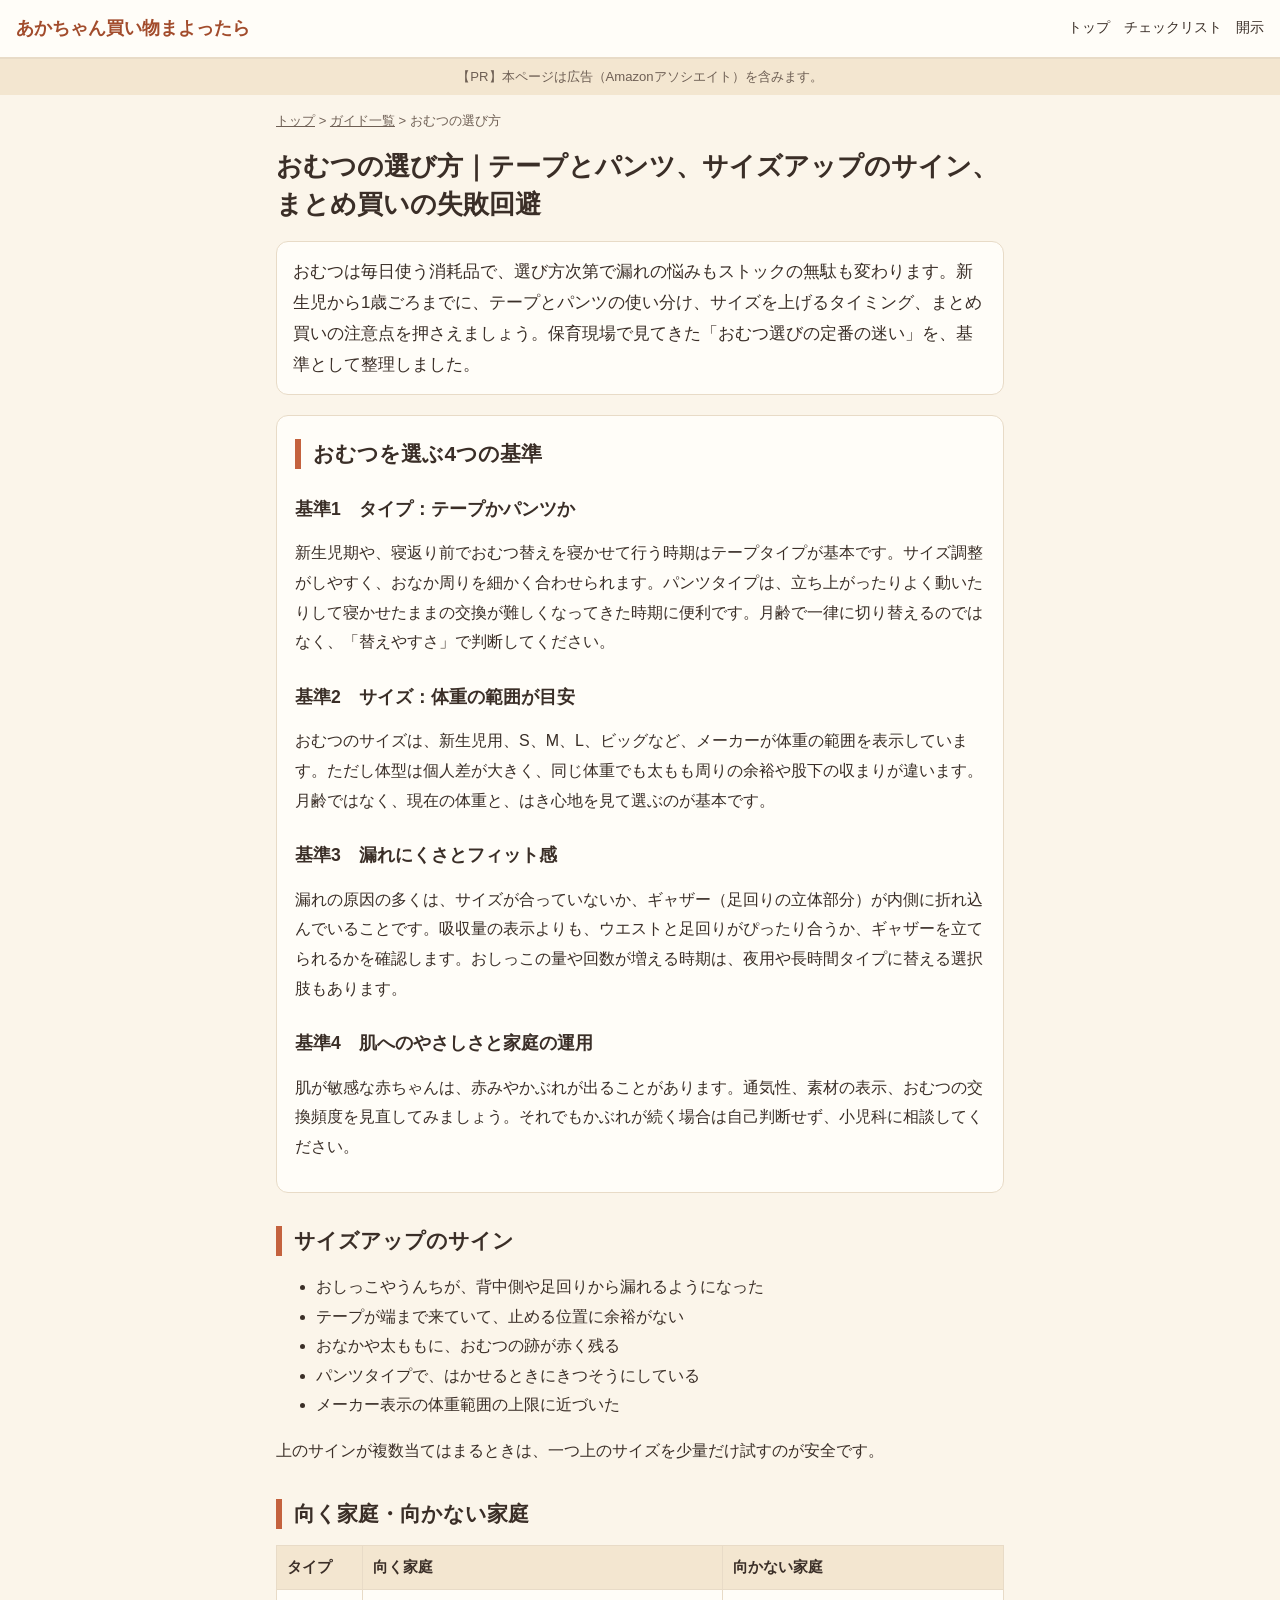
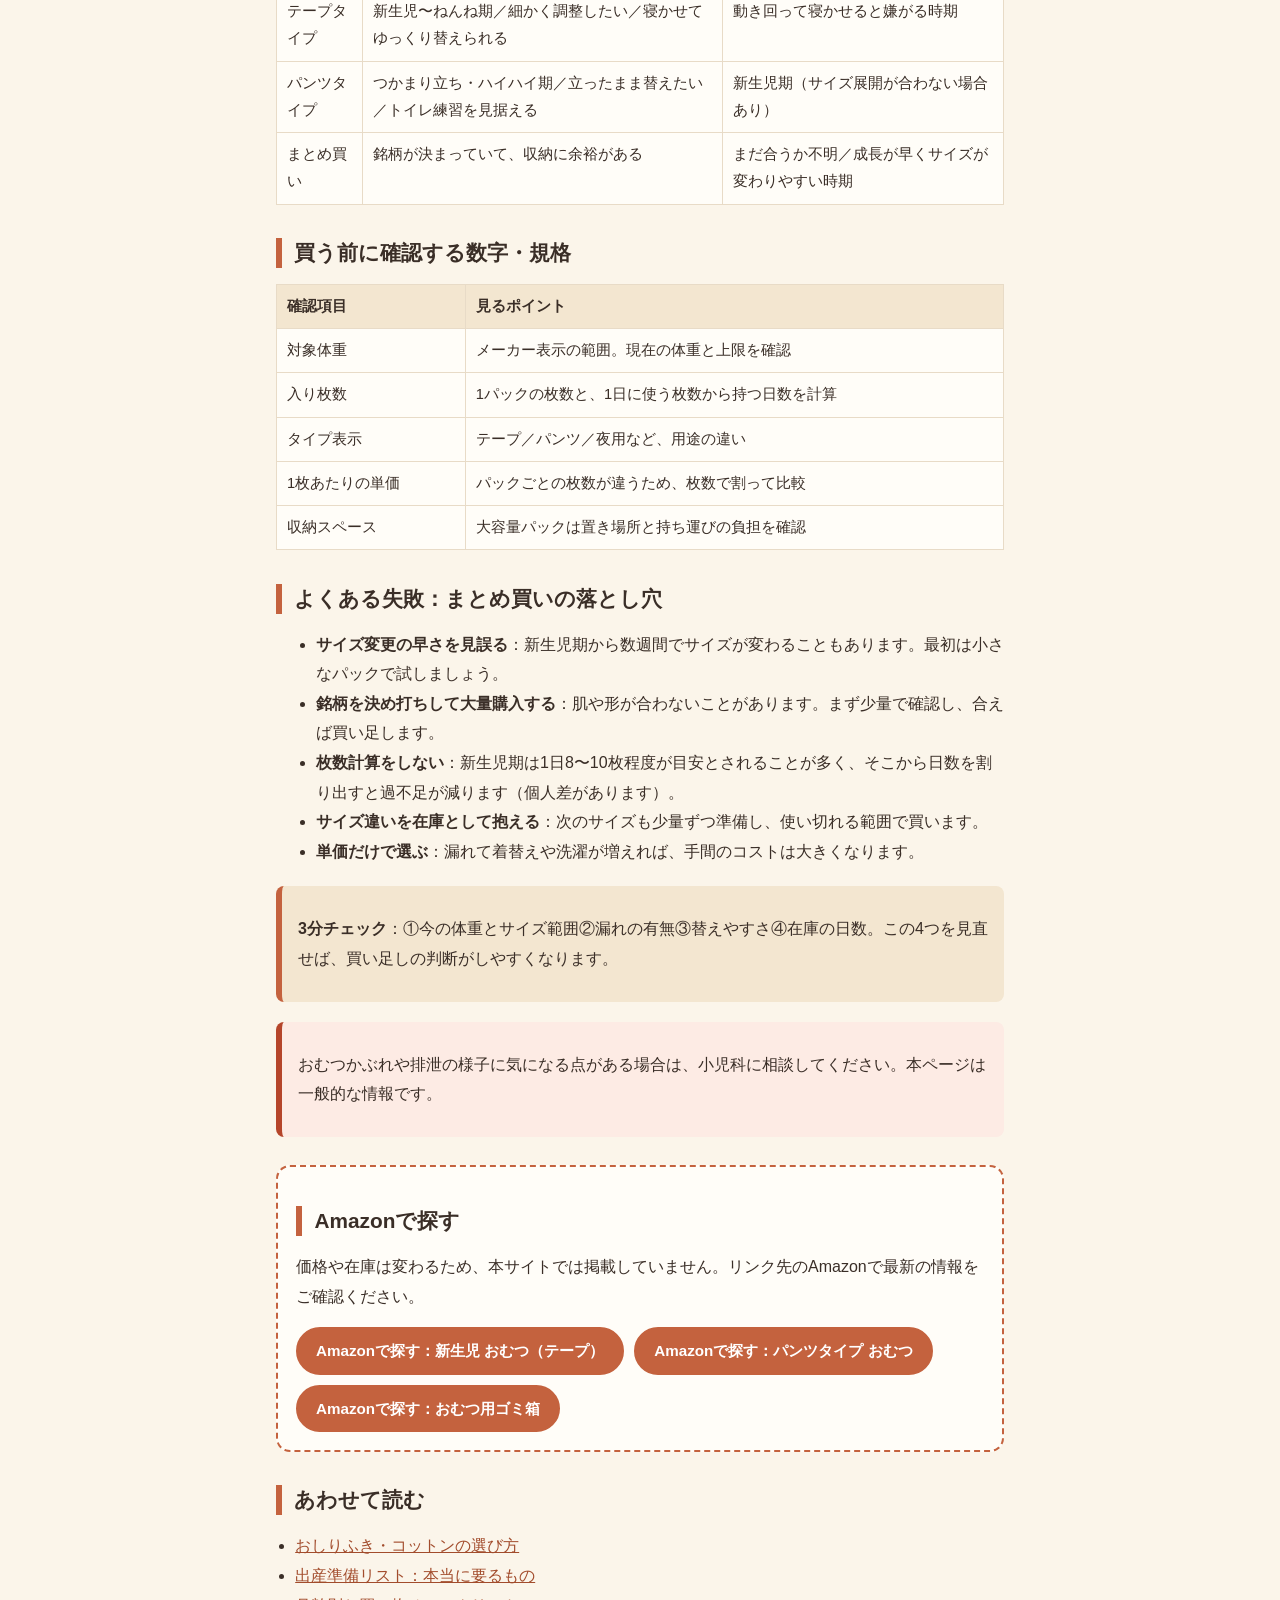
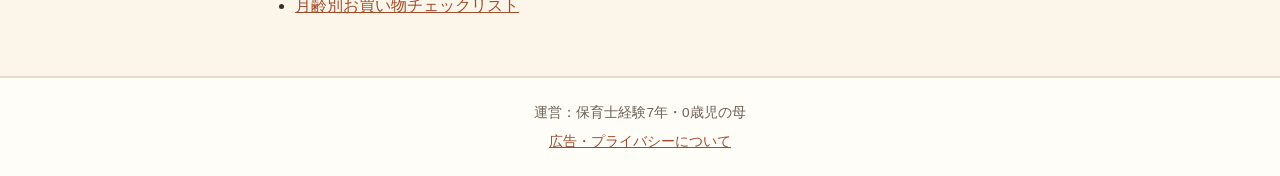
<file: guides/g02-omutsu.html>
<!DOCTYPE html><html lang="ja"><head><meta charset="utf-8"><meta name="viewport" content="width=device-width,initial-scale=1">
<title>おむつの選び方｜テープとパンツ、サイズアップのサイン、まとめ買いの失敗回避｜あかちゃん買い物まよったら</title><meta name="description" content="テープタイプとパンツタイプの違い、サイズアップのサイン、まとめ買いで失敗しないための確認ポイントを、保育士経験7年の母がまとめました。">
<link rel="canonical" href="https://rinkagit.github.io/baby-navi/guides/g02-omutsu.html">
<meta property="og:title" content="おむつの選び方｜テープとパンツ、サイズアップのサイン、まとめ買いの失敗回避"><meta property="og:description" content="テープとパンツの違い、サイズアップのサイン、まとめ買いで失敗しないための確認ポイントをまとめました。"><meta property="og:type" content="article"><meta property="og:url" content="https://rinkagit.github.io/baby-navi/guides/g02-omutsu.html">
<link rel="stylesheet" href="../assets/style.css">
<script type="application/ld+json">{"@context":"https://schema.org","@type":"Article","headline":"おむつの選び方｜テープとパンツ、サイズアップのサイン、まとめ買いの失敗回避","description":"テープタイプとパンツタイプの違い、サイズアップのサイン、まとめ買いで失敗しないための確認ポイントをまとめました。","inLanguage":"ja","url":"https://rinkagit.github.io/baby-navi/guides/g02-omutsu.html","mainEntityOfPage":"https://rinkagit.github.io/baby-navi/guides/g02-omutsu.html","datePublished":"2026-11-02","dateModified":"2026-11-02","author":{"@type":"Person","name":"あかちゃん買い物まよったら運営者（保育士経験7年・0歳児の母）"},"publisher":{"@type":"Organization","name":"あかちゃん買い物まよったら"}}</script>
<script type="application/ld+json">{"@context":"https://schema.org","@type":"BreadcrumbList","itemListElement":[{"@type":"ListItem","position":1,"name":"トップ","item":"https://rinkagit.github.io/baby-navi/index.html"},{"@type":"ListItem","position":2,"name":"ガイド一覧","item":"https://rinkagit.github.io/baby-navi/index.html#guides"},{"@type":"ListItem","position":3,"name":"おむつの選び方","item":"https://rinkagit.github.io/baby-navi/guides/g02-omutsu.html"}]}</script></head>
<body><header class="site-header"><a class="site-title" href="../index.html">あかちゃん買い物まよったら</a><nav class="site-nav"><a href="../index.html">トップ</a><a href="../checklist.html">チェックリスト</a><a href="../disclosure.html">開示</a></nav></header>
<p class="pr-note">【PR】本ページは広告（Amazonアソシエイト）を含みます。</p>
<main class="container"><nav class="breadcrumb"><a href="../index.html">トップ</a> &gt; <a href="../index.html#guides">ガイド一覧</a> &gt; おむつの選び方</nav><article><h1>おむつの選び方｜テープとパンツ、サイズアップのサイン、まとめ買いの失敗回避</h1><p class="lead">おむつは毎日使う消耗品で、選び方次第で漏れの悩みもストックの無駄も変わります。新生児から1歳ごろまでに、テープとパンツの使い分け、サイズを上げるタイミング、まとめ買いの注意点を押さえましょう。保育現場で見てきた「おむつ選びの定番の迷い」を、基準として整理しました。</p>

<section class="criteria"><h2>おむつを選ぶ4つの基準</h2>
<h3>基準1　タイプ：テープかパンツか</h3>
<p>新生児期や、寝返り前でおむつ替えを寝かせて行う時期はテープタイプが基本です。サイズ調整がしやすく、おなか周りを細かく合わせられます。パンツタイプは、立ち上がったりよく動いたりして寝かせたままの交換が難しくなってきた時期に便利です。月齢で一律に切り替えるのではなく、「替えやすさ」で判断してください。</p>
<h3>基準2　サイズ：体重の範囲が目安</h3>
<p>おむつのサイズは、新生児用、S、M、L、ビッグなど、メーカーが体重の範囲を表示しています。ただし体型は個人差が大きく、同じ体重でも太もも周りの余裕や股下の収まりが違います。月齢ではなく、現在の体重と、はき心地を見て選ぶのが基本です。</p>
<h3>基準3　漏れにくさとフィット感</h3>
<p>漏れの原因の多くは、サイズが合っていないか、ギャザー（足回りの立体部分）が内側に折れ込んでいることです。吸収量の表示よりも、ウエストと足回りがぴったり合うか、ギャザーを立てられるかを確認します。おしっこの量や回数が増える時期は、夜用や長時間タイプに替える選択肢もあります。</p>
<h3>基準4　肌へのやさしさと家庭の運用</h3>
<p>肌が敏感な赤ちゃんは、赤みやかぶれが出ることがあります。通気性、素材の表示、おむつの交換頻度を見直してみましょう。それでもかぶれが続く場合は自己判断せず、小児科に相談してください。</p>
</section>

<section><h2>サイズアップのサイン</h2>
<ul>
<li>おしっこやうんちが、背中側や足回りから漏れるようになった</li>
<li>テープが端まで来ていて、止める位置に余裕がない</li>
<li>おなかや太ももに、おむつの跡が赤く残る</li>
<li>パンツタイプで、はかせるときにきつそうにしている</li>
<li>メーカー表示の体重範囲の上限に近づいた</li>
</ul>
<p>上のサインが複数当てはまるときは、一つ上のサイズを少量だけ試すのが安全です。</p></section>

<section><h2>向く家庭・向かない家庭</h2>
<table class="tbl"><thead><tr><th>タイプ</th><th>向く家庭</th><th>向かない家庭</th></tr></thead><tbody>
<tr><td>テープタイプ</td><td>新生児〜ねんね期／細かく調整したい／寝かせてゆっくり替えられる</td><td>動き回って寝かせると嫌がる時期</td></tr>
<tr><td>パンツタイプ</td><td>つかまり立ち・ハイハイ期／立ったまま替えたい／トイレ練習を見据える</td><td>新生児期（サイズ展開が合わない場合あり）</td></tr>
<tr><td>まとめ買い</td><td>銘柄が決まっていて、収納に余裕がある</td><td>まだ合うか不明／成長が早くサイズが変わりやすい時期</td></tr>
</tbody></table></section>

<section><h2>買う前に確認する数字・規格</h2>
<table class="tbl"><thead><tr><th>確認項目</th><th>見るポイント</th></tr></thead><tbody>
<tr><td>対象体重</td><td>メーカー表示の範囲。現在の体重と上限を確認</td></tr>
<tr><td>入り枚数</td><td>1パックの枚数と、1日に使う枚数から持つ日数を計算</td></tr>
<tr><td>タイプ表示</td><td>テープ／パンツ／夜用など、用途の違い</td></tr>
<tr><td>1枚あたりの単価</td><td>パックごとの枚数が違うため、枚数で割って比較</td></tr>
<tr><td>収納スペース</td><td>大容量パックは置き場所と持ち運びの負担を確認</td></tr>
</tbody></table></section>

<section><h2>よくある失敗：まとめ買いの落とし穴</h2>
<ul>
<li><strong>サイズ変更の早さを見誤る</strong>：新生児期から数週間でサイズが変わることもあります。最初は小さなパックで試しましょう。</li>
<li><strong>銘柄を決め打ちして大量購入する</strong>：肌や形が合わないことがあります。まず少量で確認し、合えば買い足します。</li>
<li><strong>枚数計算をしない</strong>：新生児期は1日8〜10枚程度が目安とされることが多く、そこから日数を割り出すと過不足が減ります（個人差があります）。</li>
<li><strong>サイズ違いを在庫として抱える</strong>：次のサイズも少量ずつ準備し、使い切れる範囲で買います。</li>
<li><strong>単価だけで選ぶ</strong>：漏れて着替えや洗濯が増えれば、手間のコストは大きくなります。</li>
</ul></section>

<aside class="callout"><p><strong>3分チェック</strong>：①今の体重とサイズ範囲②漏れの有無③替えやすさ④在庫の日数。この4つを見直せば、買い足しの判断がしやすくなります。</p></aside>
<aside class="callout callout-care"><p>おむつかぶれや排泄の様子に気になる点がある場合は、小児科に相談してください。本ページは一般的な情報です。</p></aside>

<section class="buy"><h2>Amazonで探す</h2><p>価格や在庫は変わるため、本サイトでは掲載していません。リンク先のAmazonで最新の情報をご確認ください。</p><div class="btn-row"><a class="btn btn-amazon" data-search="新生児 おむつ テープ" href="https://www.amazon.co.jp/s?k=%E6%96%B0%E7%94%9F%E5%85%90%20%E3%81%8A%E3%82%80%E3%81%A4%20%E3%83%86%E3%83%BC%E3%83%97" target="_blank" rel="sponsored nofollow noopener">Amazonで探す：新生児 おむつ（テープ）</a><a class="btn btn-amazon" data-search="おむつ パンツ" href="https://www.amazon.co.jp/s?k=%E3%81%8A%E3%82%80%E3%81%A4%20%E3%83%91%E3%83%B3%E3%83%84" target="_blank" rel="sponsored nofollow noopener">Amazonで探す：パンツタイプ おむつ</a><a class="btn btn-amazon" data-search="おむつ ゴミ箱" href="https://www.amazon.co.jp/s?k=%E3%81%8A%E3%82%80%E3%81%A4%20%E3%82%B4%E3%83%9F%E7%AE%B1" target="_blank" rel="sponsored nofollow noopener">Amazonで探す：おむつ用ゴミ箱</a></div></section>
<section class="related"><h2>あわせて読む</h2><ul><li><a href="g03-oshirifuki.html">おしりふき・コットンの選び方</a></li><li><a href="g12-shussan.html">出産準備リスト：本当に要るもの</a></li><li><a href="../checklist.html">月齢別お買い物チェックリスト</a></li></ul></section>
</article></main>
<footer class="site-footer"><p>運営：保育士経験7年・0歳児の母</p><p><a href="../disclosure.html">広告・プライバシーについて</a></p></footer>
<script src="../assets/config.js"></script><script src="../assets/main.js"></script></body></html>
</file>
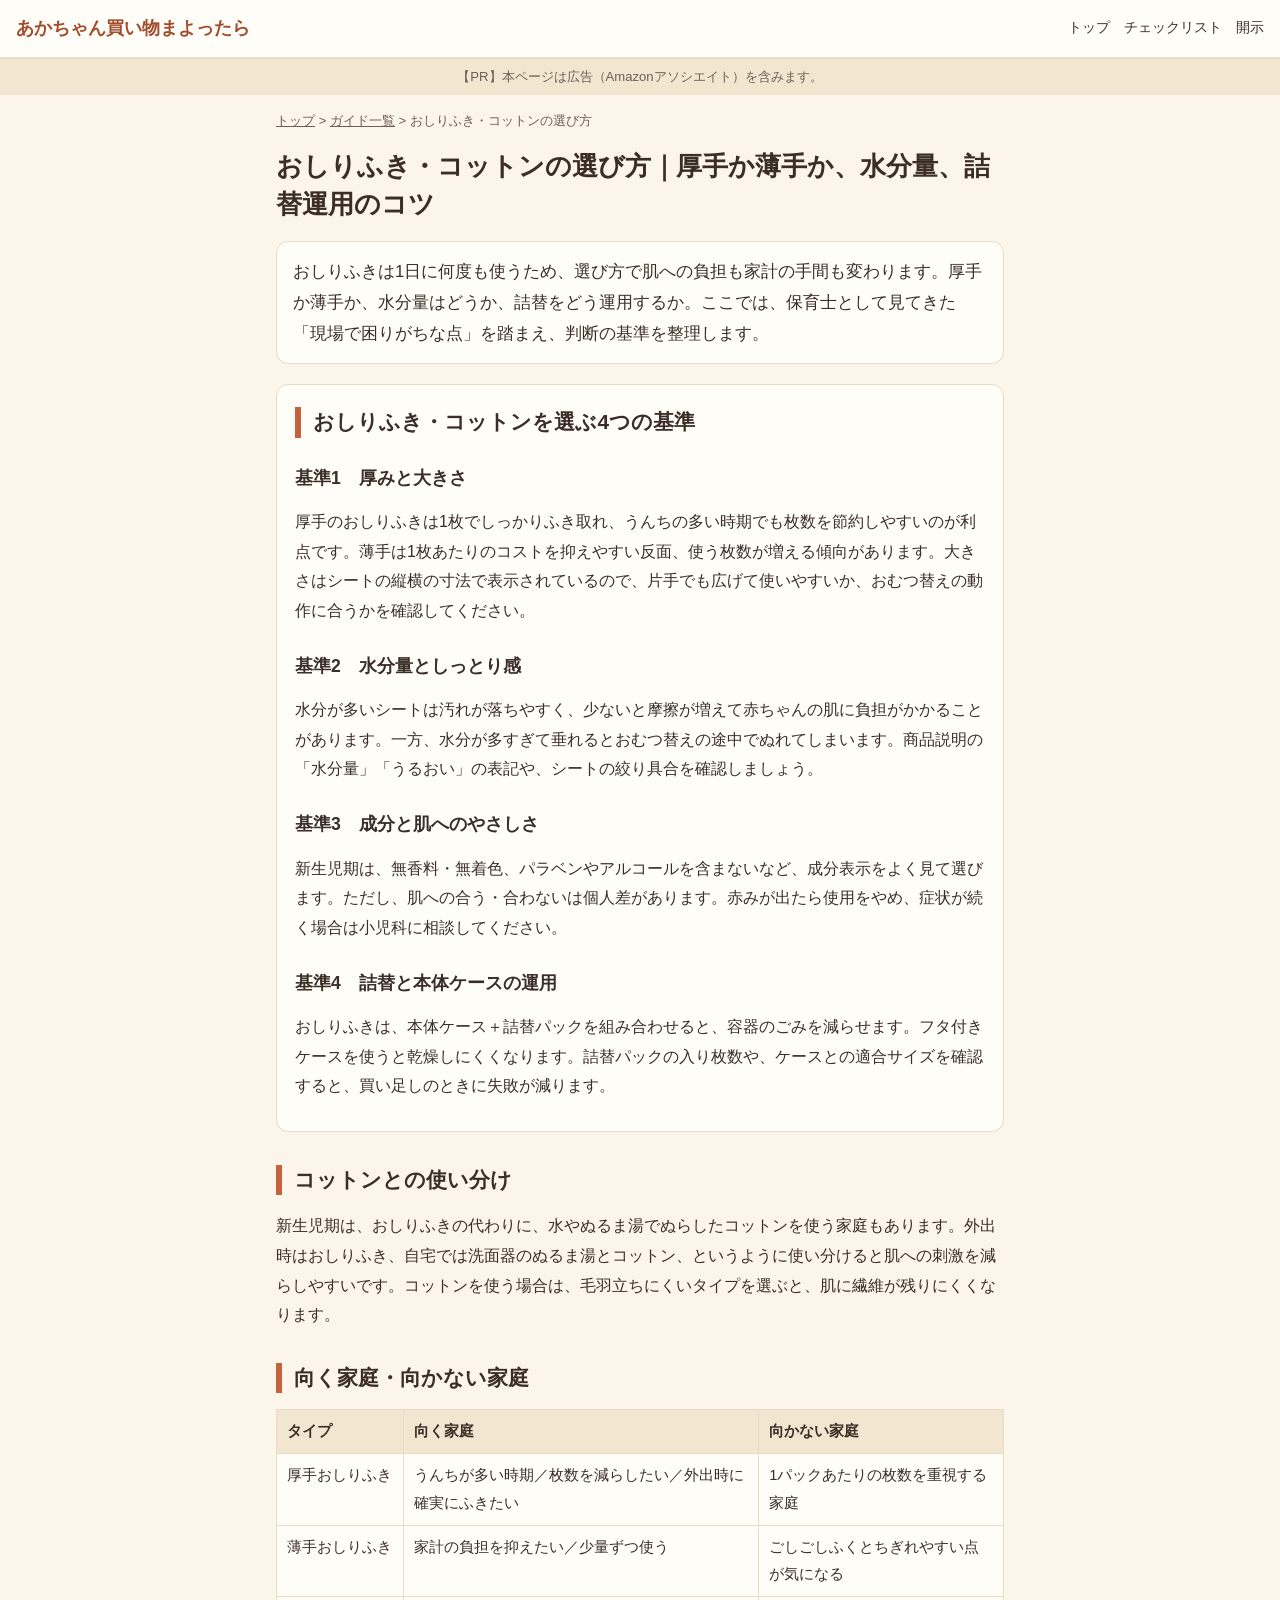
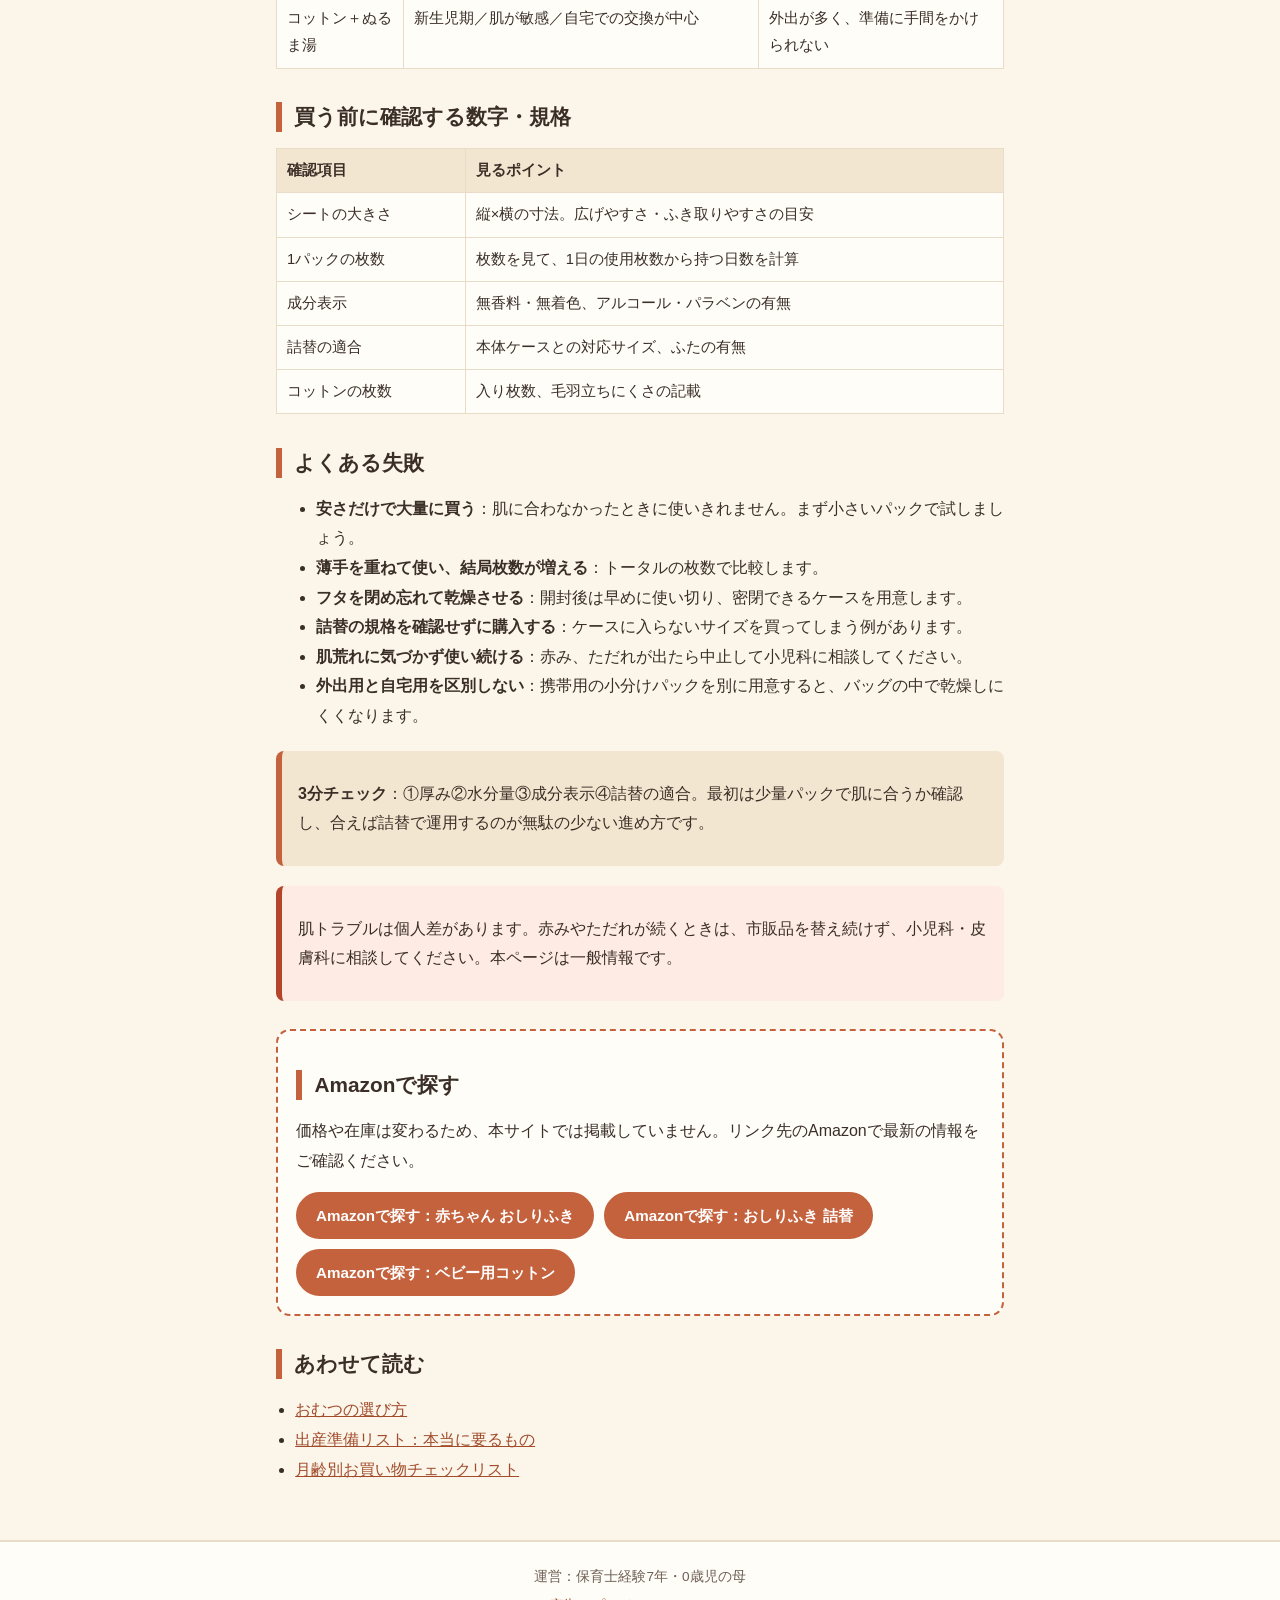
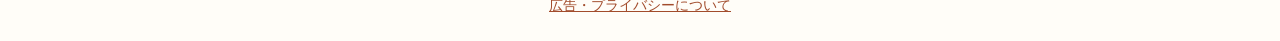
<file: guides/g03-oshirifuki.html>
<!DOCTYPE html><html lang="ja"><head><meta charset="utf-8"><meta name="viewport" content="width=device-width,initial-scale=1">
<title>おしりふき・コットンの選び方｜厚手か薄手か、水分量、詰替運用のコツ｜あかちゃん買い物まよったら</title><meta name="description" content="おしりふきとコットンの選び方を、厚み・水分量・詰替運用の基準で整理。買う前に確認したい数字とよくある失敗を、保育士経験7年の母が解説します。">
<link rel="canonical" href="https://rinkagit.github.io/baby-navi/guides/g03-oshirifuki.html">
<meta property="og:title" content="おしりふき・コットンの選び方｜厚手か薄手か、水分量、詰替運用のコツ"><meta property="og:description" content="おしりふきとコットンの選び方を、厚み・水分量・詰替運用の基準で整理しました。"><meta property="og:type" content="article"><meta property="og:url" content="https://rinkagit.github.io/baby-navi/guides/g03-oshirifuki.html">
<link rel="stylesheet" href="../assets/style.css">
<script type="application/ld+json">{"@context":"https://schema.org","@type":"Article","headline":"おしりふき・コットンの選び方｜厚手か薄手か、水分量、詰替運用のコツ","description":"おしりふきとコットンの選び方を、厚み・水分量・詰替運用の基準で整理しました。","inLanguage":"ja","url":"https://rinkagit.github.io/baby-navi/guides/g03-oshirifuki.html","mainEntityOfPage":"https://rinkagit.github.io/baby-navi/guides/g03-oshirifuki.html","datePublished":"2026-11-02","dateModified":"2026-11-02","author":{"@type":"Person","name":"あかちゃん買い物まよったら運営者（保育士経験7年・0歳児の母）"},"publisher":{"@type":"Organization","name":"あかちゃん買い物まよったら"}}</script>
<script type="application/ld+json">{"@context":"https://schema.org","@type":"BreadcrumbList","itemListElement":[{"@type":"ListItem","position":1,"name":"トップ","item":"https://rinkagit.github.io/baby-navi/index.html"},{"@type":"ListItem","position":2,"name":"ガイド一覧","item":"https://rinkagit.github.io/baby-navi/index.html#guides"},{"@type":"ListItem","position":3,"name":"おしりふき・コットンの選び方","item":"https://rinkagit.github.io/baby-navi/guides/g03-oshirifuki.html"}]}</script></head>
<body><header class="site-header"><a class="site-title" href="../index.html">あかちゃん買い物まよったら</a><nav class="site-nav"><a href="../index.html">トップ</a><a href="../checklist.html">チェックリスト</a><a href="../disclosure.html">開示</a></nav></header>
<p class="pr-note">【PR】本ページは広告（Amazonアソシエイト）を含みます。</p>
<main class="container"><nav class="breadcrumb"><a href="../index.html">トップ</a> &gt; <a href="../index.html#guides">ガイド一覧</a> &gt; おしりふき・コットンの選び方</nav><article><h1>おしりふき・コットンの選び方｜厚手か薄手か、水分量、詰替運用のコツ</h1><p class="lead">おしりふきは1日に何度も使うため、選び方で肌への負担も家計の手間も変わります。厚手か薄手か、水分量はどうか、詰替をどう運用するか。ここでは、保育士として見てきた「現場で困りがちな点」を踏まえ、判断の基準を整理します。</p>

<section class="criteria"><h2>おしりふき・コットンを選ぶ4つの基準</h2>
<h3>基準1　厚みと大きさ</h3>
<p>厚手のおしりふきは1枚でしっかりふき取れ、うんちの多い時期でも枚数を節約しやすいのが利点です。薄手は1枚あたりのコストを抑えやすい反面、使う枚数が増える傾向があります。大きさはシートの縦横の寸法で表示されているので、片手でも広げて使いやすいか、おむつ替えの動作に合うかを確認してください。</p>
<h3>基準2　水分量としっとり感</h3>
<p>水分が多いシートは汚れが落ちやすく、少ないと摩擦が増えて赤ちゃんの肌に負担がかかることがあります。一方、水分が多すぎて垂れるとおむつ替えの途中でぬれてしまいます。商品説明の「水分量」「うるおい」の表記や、シートの絞り具合を確認しましょう。</p>
<h3>基準3　成分と肌へのやさしさ</h3>
<p>新生児期は、無香料・無着色、パラベンやアルコールを含まないなど、成分表示をよく見て選びます。ただし、肌への合う・合わないは個人差があります。赤みが出たら使用をやめ、症状が続く場合は小児科に相談してください。</p>
<h3>基準4　詰替と本体ケースの運用</h3>
<p>おしりふきは、本体ケース＋詰替パックを組み合わせると、容器のごみを減らせます。フタ付きケースを使うと乾燥しにくくなります。詰替パックの入り枚数や、ケースとの適合サイズを確認すると、買い足しのときに失敗が減ります。</p>
</section>

<section><h2>コットンとの使い分け</h2>
<p>新生児期は、おしりふきの代わりに、水やぬるま湯でぬらしたコットンを使う家庭もあります。外出時はおしりふき、自宅では洗面器のぬるま湯とコットン、というように使い分けると肌への刺激を減らしやすいです。コットンを使う場合は、毛羽立ちにくいタイプを選ぶと、肌に繊維が残りにくくなります。</p></section>

<section><h2>向く家庭・向かない家庭</h2>
<table class="tbl"><thead><tr><th>タイプ</th><th>向く家庭</th><th>向かない家庭</th></tr></thead><tbody>
<tr><td>厚手おしりふき</td><td>うんちが多い時期／枚数を減らしたい／外出時に確実にふきたい</td><td>1パックあたりの枚数を重視する家庭</td></tr>
<tr><td>薄手おしりふき</td><td>家計の負担を抑えたい／少量ずつ使う</td><td>ごしごしふくとちぎれやすい点が気になる</td></tr>
<tr><td>コットン＋ぬるま湯</td><td>新生児期／肌が敏感／自宅での交換が中心</td><td>外出が多く、準備に手間をかけられない</td></tr>
</tbody></table></section>

<section><h2>買う前に確認する数字・規格</h2>
<table class="tbl"><thead><tr><th>確認項目</th><th>見るポイント</th></tr></thead><tbody>
<tr><td>シートの大きさ</td><td>縦×横の寸法。広げやすさ・ふき取りやすさの目安</td></tr>
<tr><td>1パックの枚数</td><td>枚数を見て、1日の使用枚数から持つ日数を計算</td></tr>
<tr><td>成分表示</td><td>無香料・無着色、アルコール・パラベンの有無</td></tr>
<tr><td>詰替の適合</td><td>本体ケースとの対応サイズ、ふたの有無</td></tr>
<tr><td>コットンの枚数</td><td>入り枚数、毛羽立ちにくさの記載</td></tr>
</tbody></table></section>

<section><h2>よくある失敗</h2>
<ul>
<li><strong>安さだけで大量に買う</strong>：肌に合わなかったときに使いきれません。まず小さいパックで試しましょう。</li>
<li><strong>薄手を重ねて使い、結局枚数が増える</strong>：トータルの枚数で比較します。</li>
<li><strong>フタを閉め忘れて乾燥させる</strong>：開封後は早めに使い切り、密閉できるケースを用意します。</li>
<li><strong>詰替の規格を確認せずに購入する</strong>：ケースに入らないサイズを買ってしまう例があります。</li>
<li><strong>肌荒れに気づかず使い続ける</strong>：赤み、ただれが出たら中止して小児科に相談してください。</li>
<li><strong>外出用と自宅用を区別しない</strong>：携帯用の小分けパックを別に用意すると、バッグの中で乾燥しにくくなります。</li>
</ul></section>

<aside class="callout"><p><strong>3分チェック</strong>：①厚み②水分量③成分表示④詰替の適合。最初は少量パックで肌に合うか確認し、合えば詰替で運用するのが無駄の少ない進め方です。</p></aside>
<aside class="callout callout-care"><p>肌トラブルは個人差があります。赤みやただれが続くときは、市販品を替え続けず、小児科・皮膚科に相談してください。本ページは一般情報です。</p></aside>

<section class="buy"><h2>Amazonで探す</h2><p>価格や在庫は変わるため、本サイトでは掲載していません。リンク先のAmazonで最新の情報をご確認ください。</p><div class="btn-row"><a class="btn btn-amazon" data-search="おしりふき 赤ちゃん" href="https://www.amazon.co.jp/s?k=%E3%81%8A%E3%81%97%E3%82%8A%E3%81%B5%E3%81%8D%20%E8%B5%A4%E3%81%A1%E3%82%83%E3%82%93" target="_blank" rel="sponsored nofollow noopener">Amazonで探す：赤ちゃん おしりふき</a><a class="btn btn-amazon" data-search="おしりふき 詰替" href="https://www.amazon.co.jp/s?k=%E3%81%8A%E3%81%97%E3%82%8A%E3%81%B5%E3%81%8D%20%E8%A9%B0%E6%9B%BF" target="_blank" rel="sponsored nofollow noopener">Amazonで探す：おしりふき 詰替</a><a class="btn btn-amazon" data-search="ベビー コットン" href="https://www.amazon.co.jp/s?k=%E3%83%99%E3%83%93%E3%83%BC%20%E3%82%B3%E3%83%83%E3%83%88%E3%83%B3" target="_blank" rel="sponsored nofollow noopener">Amazonで探す：ベビー用コットン</a></div></section>
<section class="related"><h2>あわせて読む</h2><ul><li><a href="g02-omutsu.html">おむつの選び方</a></li><li><a href="g12-shussan.html">出産準備リスト：本当に要るもの</a></li><li><a href="../checklist.html">月齢別お買い物チェックリスト</a></li></ul></section>
</article></main>
<footer class="site-footer"><p>運営：保育士経験7年・0歳児の母</p><p><a href="../disclosure.html">広告・プライバシーについて</a></p></footer>
<script src="../assets/config.js"></script><script src="../assets/main.js"></script></body></html>
</file>
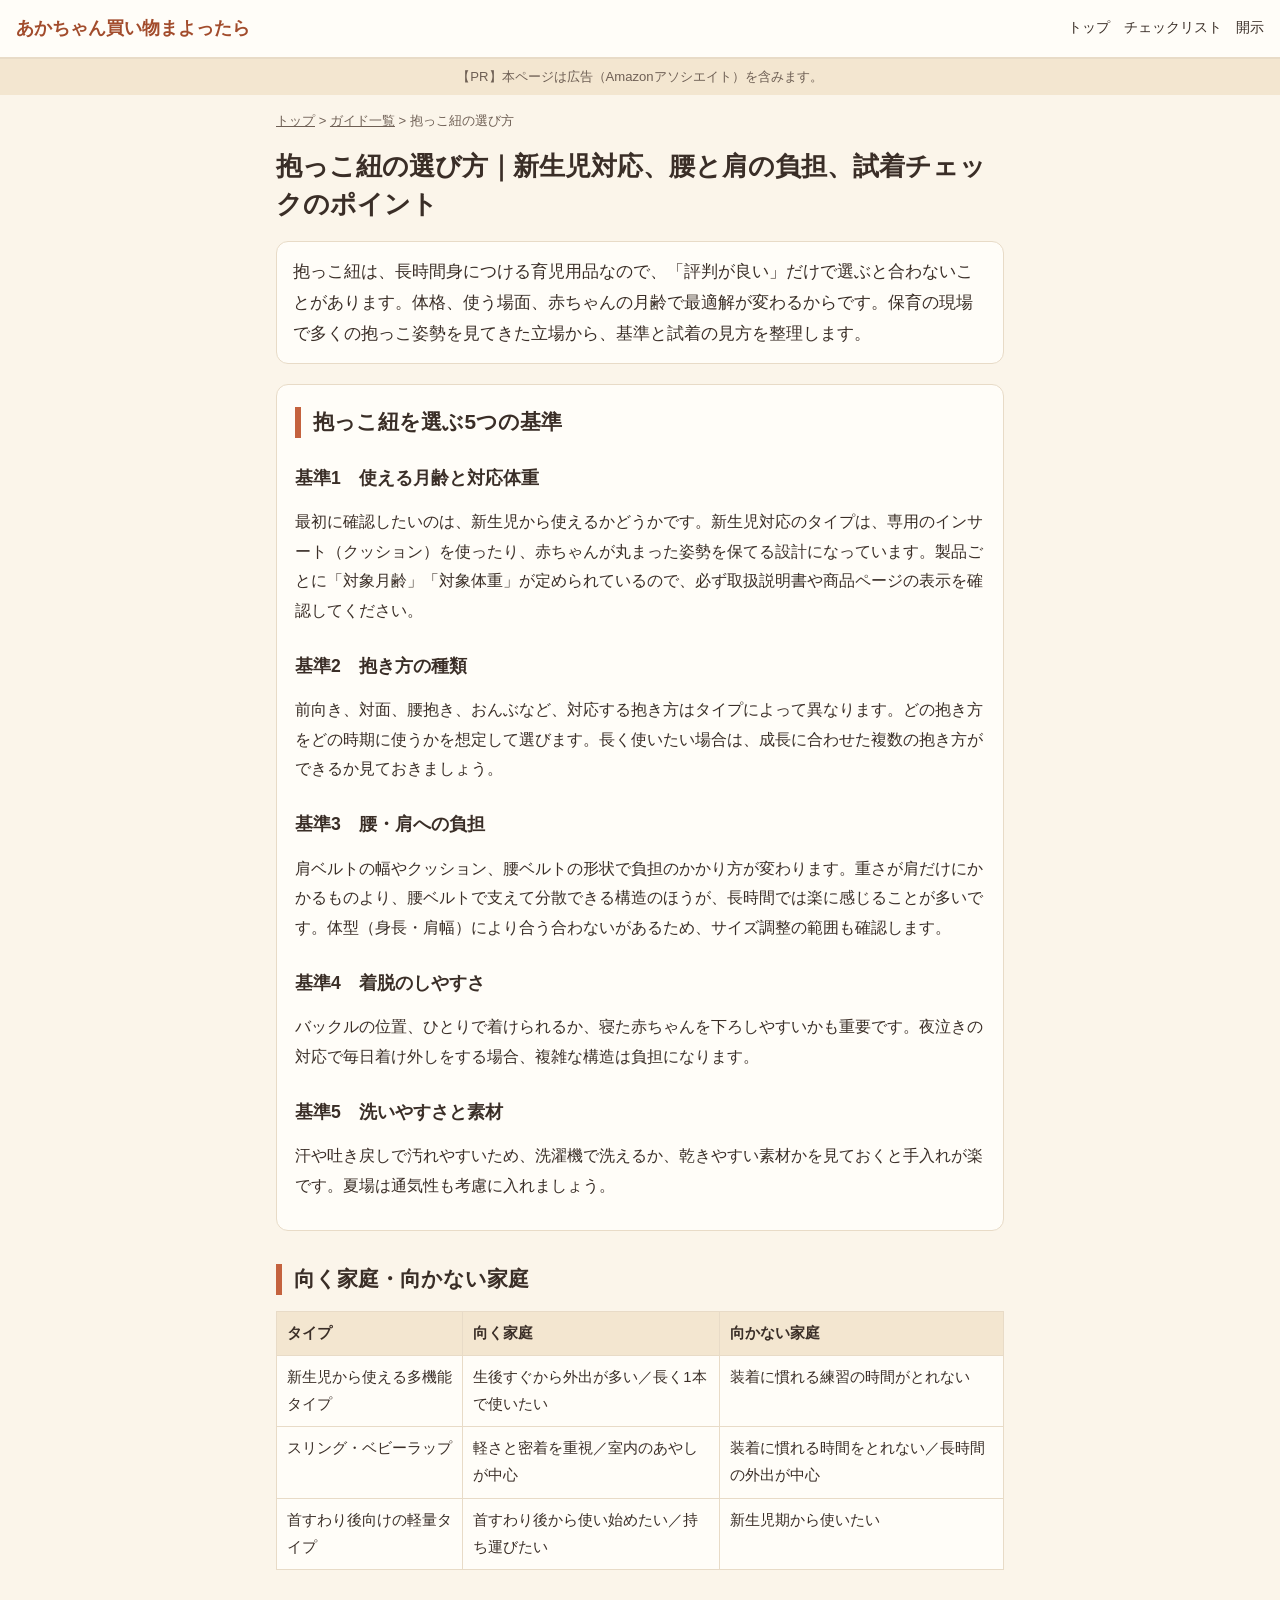
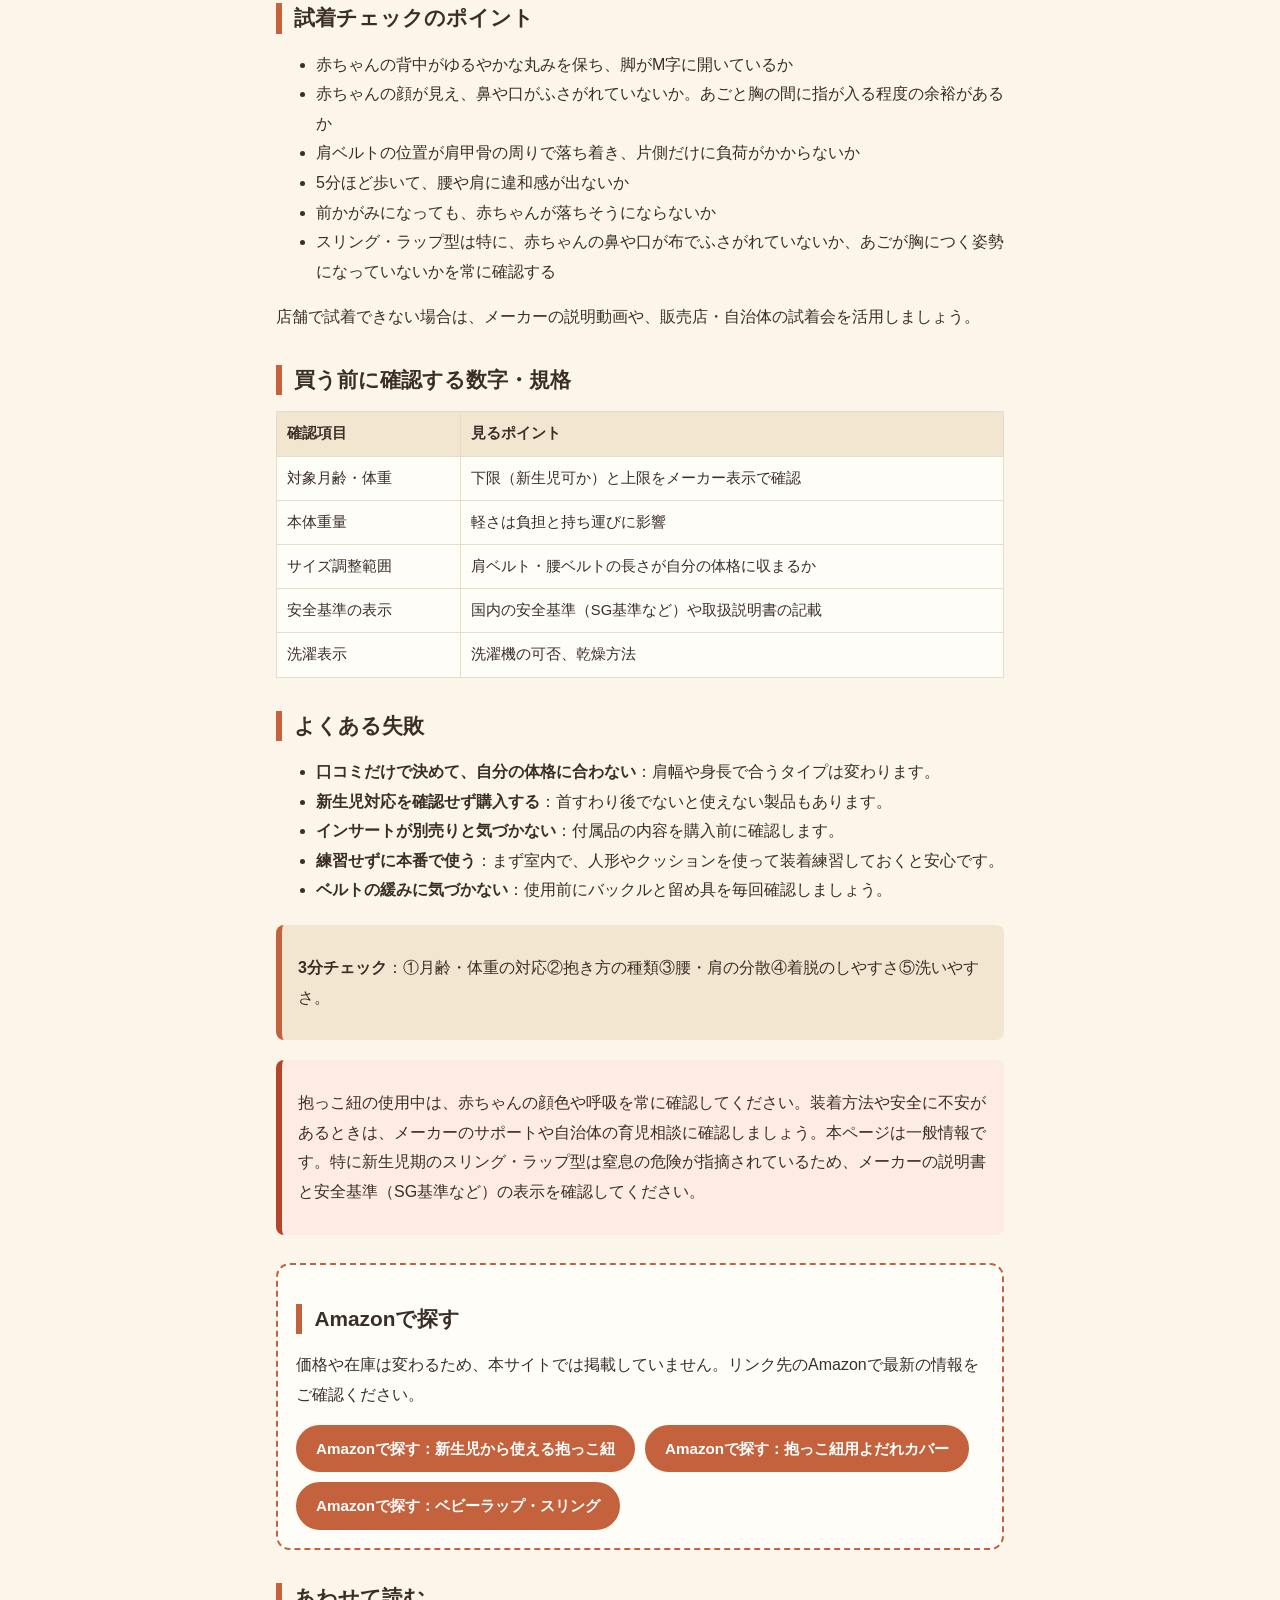
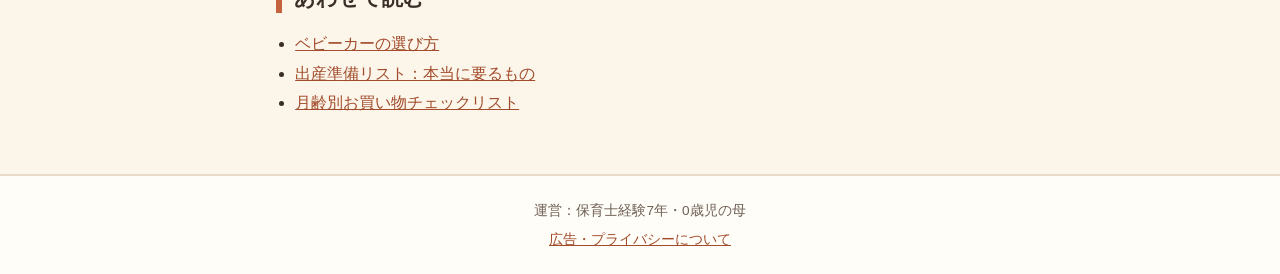
<file: guides/g04-dakkohimo.html>
<!DOCTYPE html><html lang="ja"><head><meta charset="utf-8"><meta name="viewport" content="width=device-width,initial-scale=1">
<title>抱っこ紐の選び方｜新生児対応、腰と肩の負担、試着チェックのポイント｜あかちゃん買い物まよったら</title><meta name="description" content="抱っこ紐を、新生児対応の有無、腰・肩への負担、試着のチェックポイントで選ぶ方法を、保育士経験7年の母が整理。買う前の確認事項とよくある失敗を解説します。">
<link rel="canonical" href="https://rinkagit.github.io/baby-navi/guides/g04-dakkohimo.html">
<meta property="og:title" content="抱っこ紐の選び方｜新生児対応、腰と肩の負担、試着チェックのポイント"><meta property="og:description" content="抱っこ紐を、新生児対応の有無、腰・肩への負担、試着のチェックポイントで選ぶ方法を整理しました。"><meta property="og:type" content="article"><meta property="og:url" content="https://rinkagit.github.io/baby-navi/guides/g04-dakkohimo.html">
<link rel="stylesheet" href="../assets/style.css">
<script type="application/ld+json">{"@context":"https://schema.org","@type":"Article","headline":"抱っこ紐の選び方｜新生児対応、腰と肩の負担、試着チェックのポイント","description":"抱っこ紐を、新生児対応の有無、腰・肩への負担、試着のチェックポイントで選ぶ方法を整理しました。","inLanguage":"ja","url":"https://rinkagit.github.io/baby-navi/guides/g04-dakkohimo.html","mainEntityOfPage":"https://rinkagit.github.io/baby-navi/guides/g04-dakkohimo.html","datePublished":"2026-11-02","dateModified":"2026-11-02","author":{"@type":"Person","name":"あかちゃん買い物まよったら運営者（保育士経験7年・0歳児の母）"},"publisher":{"@type":"Organization","name":"あかちゃん買い物まよったら"}}</script>
<script type="application/ld+json">{"@context":"https://schema.org","@type":"BreadcrumbList","itemListElement":[{"@type":"ListItem","position":1,"name":"トップ","item":"https://rinkagit.github.io/baby-navi/index.html"},{"@type":"ListItem","position":2,"name":"ガイド一覧","item":"https://rinkagit.github.io/baby-navi/index.html#guides"},{"@type":"ListItem","position":3,"name":"抱っこ紐の選び方","item":"https://rinkagit.github.io/baby-navi/guides/g04-dakkohimo.html"}]}</script></head>
<body><header class="site-header"><a class="site-title" href="../index.html">あかちゃん買い物まよったら</a><nav class="site-nav"><a href="../index.html">トップ</a><a href="../checklist.html">チェックリスト</a><a href="../disclosure.html">開示</a></nav></header>
<p class="pr-note">【PR】本ページは広告（Amazonアソシエイト）を含みます。</p>
<main class="container"><nav class="breadcrumb"><a href="../index.html">トップ</a> &gt; <a href="../index.html#guides">ガイド一覧</a> &gt; 抱っこ紐の選び方</nav><article><h1>抱っこ紐の選び方｜新生児対応、腰と肩の負担、試着チェックのポイント</h1><p class="lead">抱っこ紐は、長時間身につける育児用品なので、「評判が良い」だけで選ぶと合わないことがあります。体格、使う場面、赤ちゃんの月齢で最適解が変わるからです。保育の現場で多くの抱っこ姿勢を見てきた立場から、基準と試着の見方を整理します。</p>

<section class="criteria"><h2>抱っこ紐を選ぶ5つの基準</h2>
<h3>基準1　使える月齢と対応体重</h3>
<p>最初に確認したいのは、新生児から使えるかどうかです。新生児対応のタイプは、専用のインサート（クッション）を使ったり、赤ちゃんが丸まった姿勢を保てる設計になっています。製品ごとに「対象月齢」「対象体重」が定められているので、必ず取扱説明書や商品ページの表示を確認してください。</p>
<h3>基準2　抱き方の種類</h3>
<p>前向き、対面、腰抱き、おんぶなど、対応する抱き方はタイプによって異なります。どの抱き方をどの時期に使うかを想定して選びます。長く使いたい場合は、成長に合わせた複数の抱き方ができるか見ておきましょう。</p>
<h3>基準3　腰・肩への負担</h3>
<p>肩ベルトの幅やクッション、腰ベルトの形状で負担のかかり方が変わります。重さが肩だけにかかるものより、腰ベルトで支えて分散できる構造のほうが、長時間では楽に感じることが多いです。体型（身長・肩幅）により合う合わないがあるため、サイズ調整の範囲も確認します。</p>
<h3>基準4　着脱のしやすさ</h3>
<p>バックルの位置、ひとりで着けられるか、寝た赤ちゃんを下ろしやすいかも重要です。夜泣きの対応で毎日着け外しをする場合、複雑な構造は負担になります。</p>
<h3>基準5　洗いやすさと素材</h3>
<p>汗や吐き戻しで汚れやすいため、洗濯機で洗えるか、乾きやすい素材かを見ておくと手入れが楽です。夏場は通気性も考慮に入れましょう。</p>
</section>

<section><h2>向く家庭・向かない家庭</h2>
<table class="tbl"><thead><tr><th>タイプ</th><th>向く家庭</th><th>向かない家庭</th></tr></thead><tbody>
<tr><td>新生児から使える多機能タイプ</td><td>生後すぐから外出が多い／長く1本で使いたい</td><td>装着に慣れる練習の時間がとれない</td></tr>
<tr><td>スリング・ベビーラップ</td><td>軽さと密着を重視／室内のあやしが中心</td><td>装着に慣れる時間をとれない／長時間の外出が中心</td></tr>
<tr><td>首すわり後向けの軽量タイプ</td><td>首すわり後から使い始めたい／持ち運びたい</td><td>新生児期から使いたい</td></tr>
</tbody></table></section>

<section><h2>試着チェックのポイント</h2>
<ul>
<li>赤ちゃんの背中がゆるやかな丸みを保ち、脚がM字に開いているか</li>
<li>赤ちゃんの顔が見え、鼻や口がふさがれていないか。あごと胸の間に指が入る程度の余裕があるか</li>
<li>肩ベルトの位置が肩甲骨の周りで落ち着き、片側だけに負荷がかからないか</li>
<li>5分ほど歩いて、腰や肩に違和感が出ないか</li>
<li>前かがみになっても、赤ちゃんが落ちそうにならないか</li>
<li>スリング・ラップ型は特に、赤ちゃんの鼻や口が布でふさがれていないか、あごが胸につく姿勢になっていないかを常に確認する</li>
</ul>
<p>店舗で試着できない場合は、メーカーの説明動画や、販売店・自治体の試着会を活用しましょう。</p></section>

<section><h2>買う前に確認する数字・規格</h2>
<table class="tbl"><thead><tr><th>確認項目</th><th>見るポイント</th></tr></thead><tbody>
<tr><td>対象月齢・体重</td><td>下限（新生児可か）と上限をメーカー表示で確認</td></tr>
<tr><td>本体重量</td><td>軽さは負担と持ち運びに影響</td></tr>
<tr><td>サイズ調整範囲</td><td>肩ベルト・腰ベルトの長さが自分の体格に収まるか</td></tr>
<tr><td>安全基準の表示</td><td>国内の安全基準（SG基準など）や取扱説明書の記載</td></tr>
<tr><td>洗濯表示</td><td>洗濯機の可否、乾燥方法</td></tr>
</tbody></table></section>

<section><h2>よくある失敗</h2>
<ul>
<li><strong>口コミだけで決めて、自分の体格に合わない</strong>：肩幅や身長で合うタイプは変わります。</li>
<li><strong>新生児対応を確認せず購入する</strong>：首すわり後でないと使えない製品もあります。</li>
<li><strong>インサートが別売りと気づかない</strong>：付属品の内容を購入前に確認します。</li>
<li><strong>練習せずに本番で使う</strong>：まず室内で、人形やクッションを使って装着練習しておくと安心です。</li>
<li><strong>ベルトの緩みに気づかない</strong>：使用前にバックルと留め具を毎回確認しましょう。</li>
</ul></section>

<aside class="callout"><p><strong>3分チェック</strong>：①月齢・体重の対応②抱き方の種類③腰・肩の分散④着脱のしやすさ⑤洗いやすさ。</p></aside>
<aside class="callout callout-care"><p>抱っこ紐の使用中は、赤ちゃんの顔色や呼吸を常に確認してください。装着方法や安全に不安があるときは、メーカーのサポートや自治体の育児相談に確認しましょう。本ページは一般情報です。特に新生児期のスリング・ラップ型は窒息の危険が指摘されているため、メーカーの説明書と安全基準（SG基準など）の表示を確認してください。</p></aside>

<section class="buy"><h2>Amazonで探す</h2><p>価格や在庫は変わるため、本サイトでは掲載していません。リンク先のAmazonで最新の情報をご確認ください。</p><div class="btn-row"><a class="btn btn-amazon" data-search="抱っこ紐 新生児" href="https://www.amazon.co.jp/s?k=%E6%8A%B1%E3%81%A3%E3%81%93%E7%B4%90%20%E6%96%B0%E7%94%9F%E5%85%90" target="_blank" rel="sponsored nofollow noopener">Amazonで探す：新生児から使える抱っこ紐</a><a class="btn btn-amazon" data-search="抱っこ紐 よだれカバー" href="https://www.amazon.co.jp/s?k=%E6%8A%B1%E3%81%A3%E3%81%93%E7%B4%90%20%E3%82%88%E3%81%A0%E3%82%8C%E3%82%AB%E3%83%90%E3%83%BC" target="_blank" rel="sponsored nofollow noopener">Amazonで探す：抱っこ紐用よだれカバー</a><a class="btn btn-amazon" data-search="ベビーラップ スリング" href="https://www.amazon.co.jp/s?k=%E3%83%99%E3%83%93%E3%83%BC%E3%83%A9%E3%83%83%E3%83%97%20%E3%82%B9%E3%83%AA%E3%83%B3%E3%82%B0" target="_blank" rel="sponsored nofollow noopener">Amazonで探す：ベビーラップ・スリング</a></div></section>
<section class="related"><h2>あわせて読む</h2><ul><li><a href="g05-stroller.html">ベビーカーの選び方</a></li><li><a href="g12-shussan.html">出産準備リスト：本当に要るもの</a></li><li><a href="../checklist.html">月齢別お買い物チェックリスト</a></li></ul></section>
</article></main>
<footer class="site-footer"><p>運営：保育士経験7年・0歳児の母</p><p><a href="../disclosure.html">広告・プライバシーについて</a></p></footer>
<script src="../assets/config.js"></script><script src="../assets/main.js"></script></body></html>
</file>
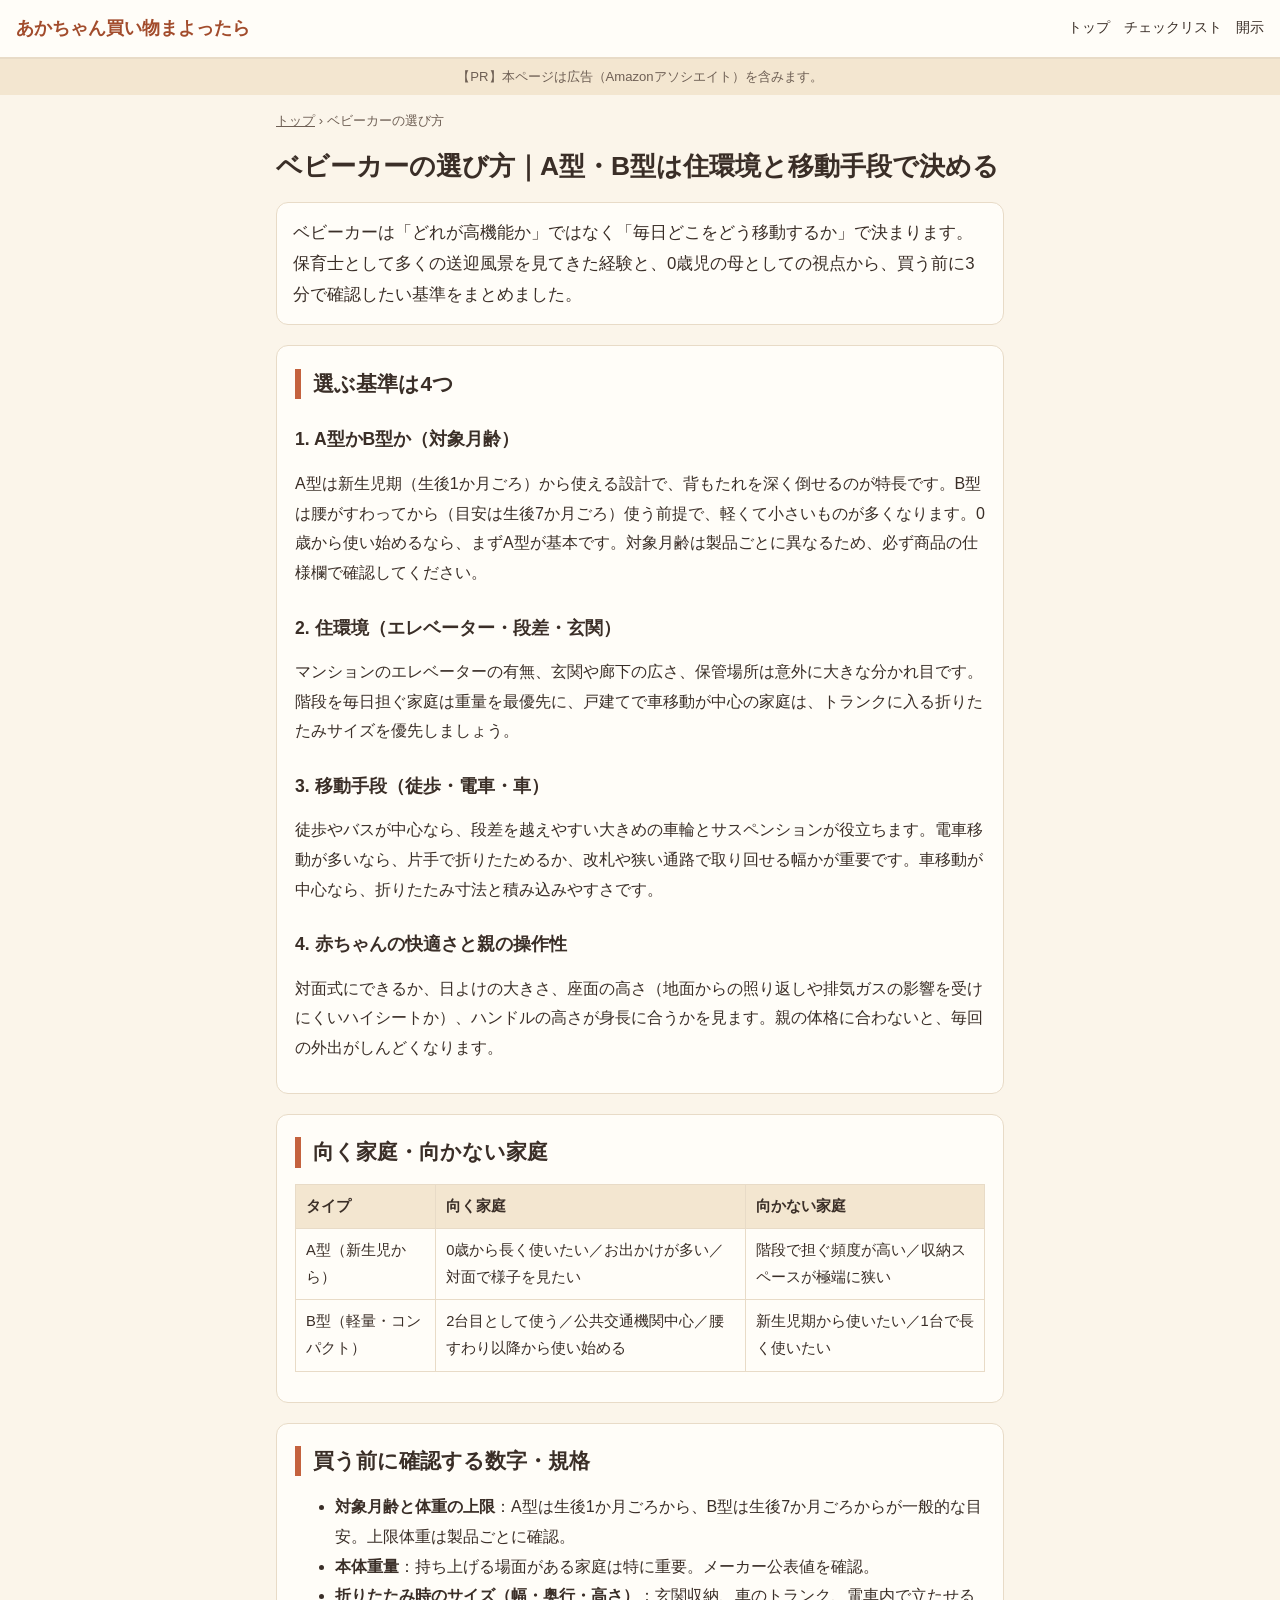
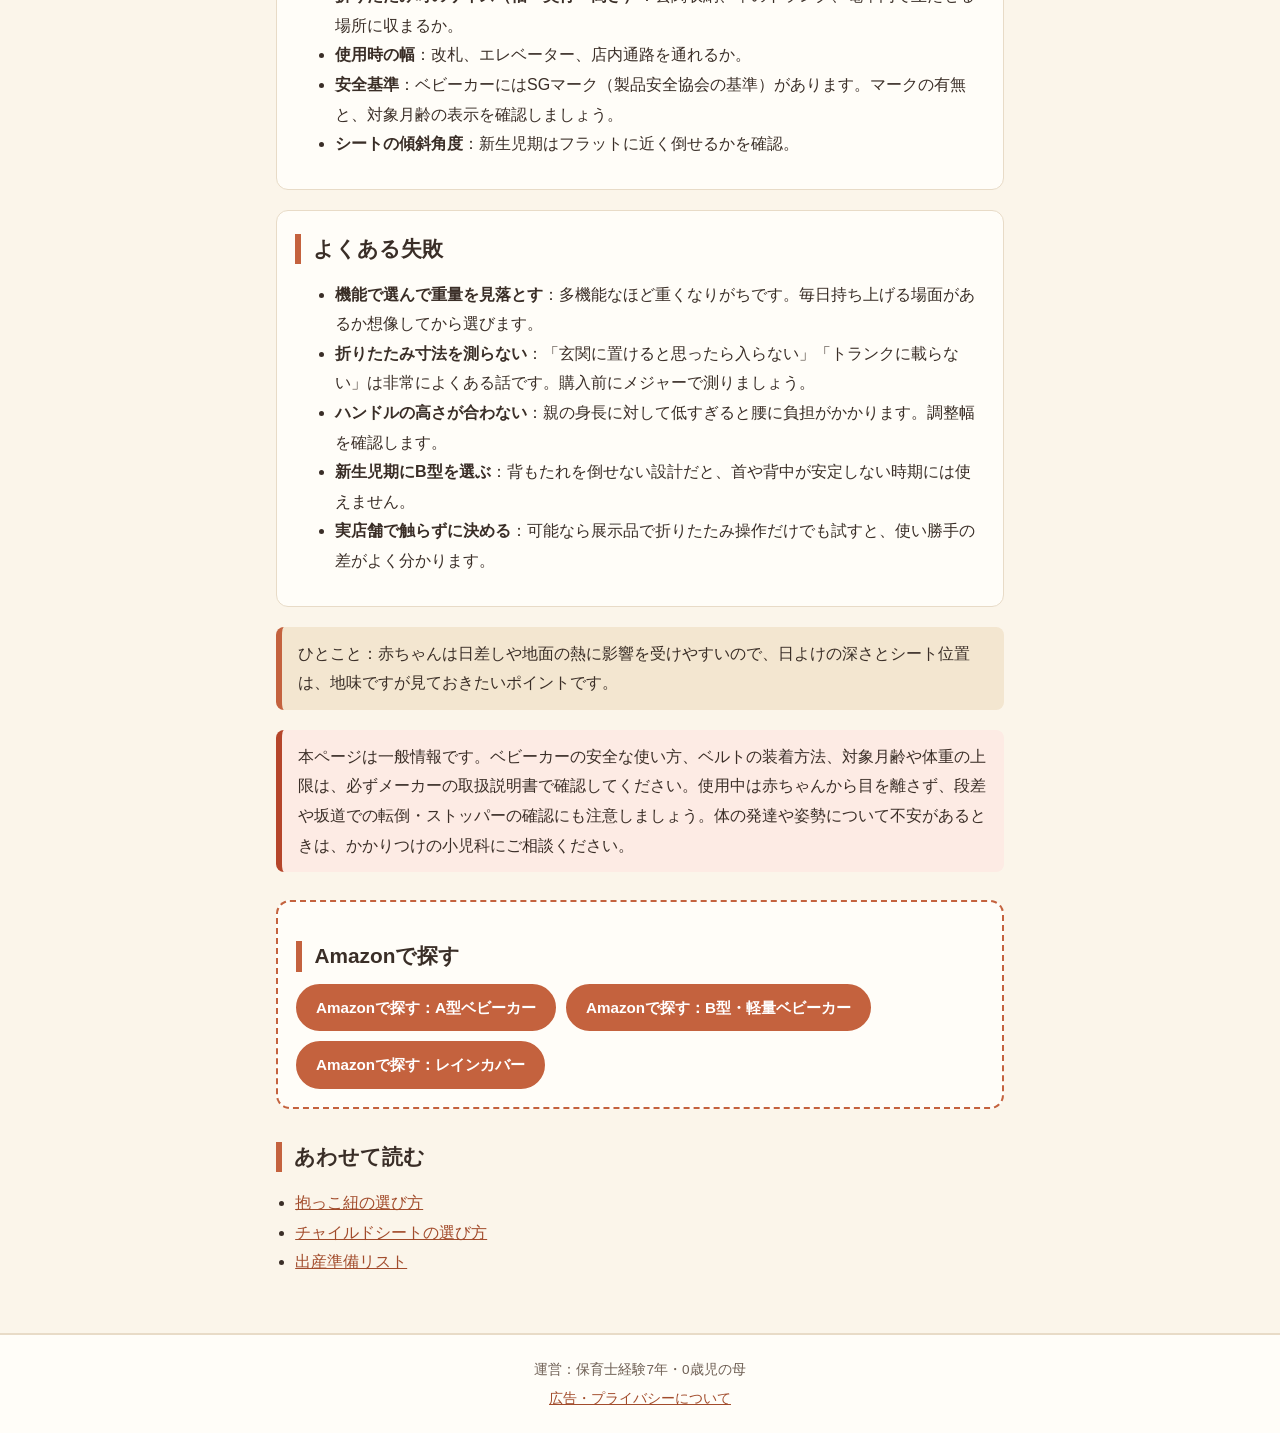
<file: guides/g05-stroller.html>
<!DOCTYPE html><html lang="ja"><head><meta charset="utf-8"><meta name="viewport" content="width=device-width,initial-scale=1">
<title>ベビーカーの選び方｜A型・B型は住環境と移動手段で決める｜あかちゃん買い物まよったら</title><meta name="description" content="ベビーカーのA型とB型の違い、住環境と移動手段から選ぶ基準、買う前に確認する重量・折りたたみ寸法・対象月齢をまとめました。保育士経験7年・0歳児の母の視点で解説。">
<link rel="canonical" href="https://rinkagit.github.io/baby-navi/guides/g05-stroller.html">
<meta property="og:title" content="ベビーカーの選び方｜A型・B型は住環境と移動手段で決める"><meta property="og:description" content="ベビーカーのA型とB型の違い、住環境と移動手段から選ぶ基準、買う前に確認する数字をまとめました。"><meta property="og:type" content="article"><meta property="og:url" content="https://rinkagit.github.io/baby-navi/guides/g05-stroller.html">
<link rel="stylesheet" href="../assets/style.css">
<script type="application/ld+json">{"@context":"https://schema.org","@type":"Article","headline":"ベビーカーの選び方｜A型・B型は住環境と移動手段で決める","description":"ベビーカーのA型とB型の違い、住環境と移動手段から選ぶ基準、買う前に確認する数字をまとめました。","inLanguage":"ja","mainEntityOfPage":"https://rinkagit.github.io/baby-navi/guides/g05-stroller.html","author":{"@type":"Person","name":"保育士経験7年・0歳児の母"},"publisher":{"@type":"Organization","name":"あかちゃん買い物まよったら"},"url":"https://rinkagit.github.io/baby-navi/guides/g05-stroller.html","datePublished":"2026-11-02","dateModified":"2026-11-02"}</script><script type="application/ld+json">{"@context":"https://schema.org","@type":"BreadcrumbList","itemListElement":[{"@type":"ListItem","position":1,"name":"トップ","item":"https://rinkagit.github.io/baby-navi/index.html"},{"@type":"ListItem","position":2,"name":"ベビーカーの選び方","item":"https://rinkagit.github.io/baby-navi/guides/g05-stroller.html"}]}</script></head>
<body><header class="site-header"><a class="site-title" href="../index.html">あかちゃん買い物まよったら</a><nav class="site-nav"><a href="../index.html">トップ</a><a href="../checklist.html">チェックリスト</a><a href="../disclosure.html">開示</a></nav></header>
<p class="pr-note">【PR】本ページは広告（Amazonアソシエイト）を含みます。</p>
<main class="container"><nav class="breadcrumb"><a href="../index.html">トップ</a> › ベビーカーの選び方</nav><article><h1>ベビーカーの選び方｜A型・B型は住環境と移動手段で決める</h1><p class="lead">ベビーカーは「どれが高機能か」ではなく「毎日どこをどう移動するか」で決まります。保育士として多くの送迎風景を見てきた経験と、0歳児の母としての視点から、買う前に3分で確認したい基準をまとめました。</p>

<section class="criteria"><h2>選ぶ基準は4つ</h2>
<h3>1. A型かB型か（対象月齢）</h3>
<p>A型は新生児期（生後1か月ごろ）から使える設計で、背もたれを深く倒せるのが特長です。B型は腰がすわってから（目安は生後7か月ごろ）使う前提で、軽くて小さいものが多くなります。0歳から使い始めるなら、まずA型が基本です。対象月齢は製品ごとに異なるため、必ず商品の仕様欄で確認してください。</p>
<h3>2. 住環境（エレベーター・段差・玄関）</h3>
<p>マンションのエレベーターの有無、玄関や廊下の広さ、保管場所は意外に大きな分かれ目です。階段を毎日担ぐ家庭は重量を最優先に、戸建てで車移動が中心の家庭は、トランクに入る折りたたみサイズを優先しましょう。</p>
<h3>3. 移動手段（徒歩・電車・車）</h3>
<p>徒歩やバスが中心なら、段差を越えやすい大きめの車輪とサスペンションが役立ちます。電車移動が多いなら、片手で折りたためるか、改札や狭い通路で取り回せる幅かが重要です。車移動が中心なら、折りたたみ寸法と積み込みやすさです。</p>
<h3>4. 赤ちゃんの快適さと親の操作性</h3>
<p>対面式にできるか、日よけの大きさ、座面の高さ（地面からの照り返しや排気ガスの影響を受けにくいハイシートか）、ハンドルの高さが身長に合うかを見ます。親の体格に合わないと、毎回の外出がしんどくなります。</p>
</section>

<section class="criteria"><h2>向く家庭・向かない家庭</h2>
<table class="tbl"><thead><tr><th>タイプ</th><th>向く家庭</th><th>向かない家庭</th></tr></thead><tbody>
<tr><td>A型（新生児から）</td><td>0歳から長く使いたい／お出かけが多い／対面で様子を見たい</td><td>階段で担ぐ頻度が高い／収納スペースが極端に狭い</td></tr>
<tr><td>B型（軽量・コンパクト）</td><td>2台目として使う／公共交通機関中心／腰すわり以降から使い始める</td><td>新生児期から使いたい／1台で長く使いたい</td></tr>
</tbody></table>
</section>

<section class="criteria"><h2>買う前に確認する数字・規格</h2>
<ul>
<li><strong>対象月齢と体重の上限</strong>：A型は生後1か月ごろから、B型は生後7か月ごろからが一般的な目安。上限体重は製品ごとに確認。</li>
<li><strong>本体重量</strong>：持ち上げる場面がある家庭は特に重要。メーカー公表値を確認。</li>
<li><strong>折りたたみ時のサイズ（幅・奥行・高さ）</strong>：玄関収納、車のトランク、電車内で立たせる場所に収まるか。</li>
<li><strong>使用時の幅</strong>：改札、エレベーター、店内通路を通れるか。</li>
<li><strong>安全基準</strong>：ベビーカーにはSGマーク（製品安全協会の基準）があります。マークの有無と、対象月齢の表示を確認しましょう。</li>
<li><strong>シートの傾斜角度</strong>：新生児期はフラットに近く倒せるかを確認。</li>
</ul>
</section>

<section class="criteria"><h2>よくある失敗</h2>
<ul>
<li><strong>機能で選んで重量を見落とす</strong>：多機能なほど重くなりがちです。毎日持ち上げる場面があるか想像してから選びます。</li>
<li><strong>折りたたみ寸法を測らない</strong>：「玄関に置けると思ったら入らない」「トランクに載らない」は非常によくある話です。購入前にメジャーで測りましょう。</li>
<li><strong>ハンドルの高さが合わない</strong>：親の身長に対して低すぎると腰に負担がかかります。調整幅を確認します。</li>
<li><strong>新生児期にB型を選ぶ</strong>：背もたれを倒せない設計だと、首や背中が安定しない時期には使えません。</li>
<li><strong>実店舗で触らずに決める</strong>：可能なら展示品で折りたたみ操作だけでも試すと、使い勝手の差がよく分かります。</li>
</ul>
</section>

<aside class="callout">ひとこと：赤ちゃんは日差しや地面の熱に影響を受けやすいので、日よけの深さとシート位置は、地味ですが見ておきたいポイントです。</aside>
<aside class="callout callout-care">本ページは一般情報です。ベビーカーの安全な使い方、ベルトの装着方法、対象月齢や体重の上限は、必ずメーカーの取扱説明書で確認してください。使用中は赤ちゃんから目を離さず、段差や坂道での転倒・ストッパーの確認にも注意しましょう。体の発達や姿勢について不安があるときは、かかりつけの小児科にご相談ください。</aside>

<section class="buy"><h2>Amazonで探す</h2><div class="btn-row"><a class="btn btn-amazon" data-search="ベビーカー A型 新生児 対面式" href="https://www.amazon.co.jp/s?k=%E3%83%99%E3%83%93%E3%83%BC%E3%82%AB%E3%83%BC%20A%E5%9E%8B%20%E6%96%B0%E7%94%9F%E5%85%90%20%E5%AF%BE%E9%9D%A2%E5%BC%8F" target="_blank" rel="sponsored nofollow noopener">Amazonで探す：A型ベビーカー</a><a class="btn btn-amazon" data-search="ベビーカー B型 軽量 コンパクト" href="https://www.amazon.co.jp/s?k=%E3%83%99%E3%83%93%E3%83%BC%E3%82%AB%E3%83%BC%20B%E5%9E%8B%20%E8%BB%BD%E9%87%8F%20%E3%82%B3%E3%83%B3%E3%83%91%E3%82%AF%E3%83%88" target="_blank" rel="sponsored nofollow noopener">Amazonで探す：B型・軽量ベビーカー</a><a class="btn btn-amazon" data-search="ベビーカー レインカバー" href="https://www.amazon.co.jp/s?k=%E3%83%99%E3%83%93%E3%83%BC%E3%82%AB%E3%83%BC%20%E3%83%AC%E3%82%A4%E3%83%B3%E3%82%AB%E3%83%90%E3%83%BC" target="_blank" rel="sponsored nofollow noopener">Amazonで探す：レインカバー</a></div></section>
<section class="related"><h2>あわせて読む</h2><ul><li><a href="g04-dakkohimo.html">抱っこ紐の選び方</a></li><li><a href="g06-childseat.html">チャイルドシートの選び方</a></li><li><a href="g12-shussan.html">出産準備リスト</a></li></ul></section>
</article></main>
<footer class="site-footer"><p>運営：保育士経験7年・0歳児の母</p><p><a href="../disclosure.html">広告・プライバシーについて</a></p></footer>
<script src="../assets/config.js"></script><script src="../assets/main.js"></script></body></html>
</file>
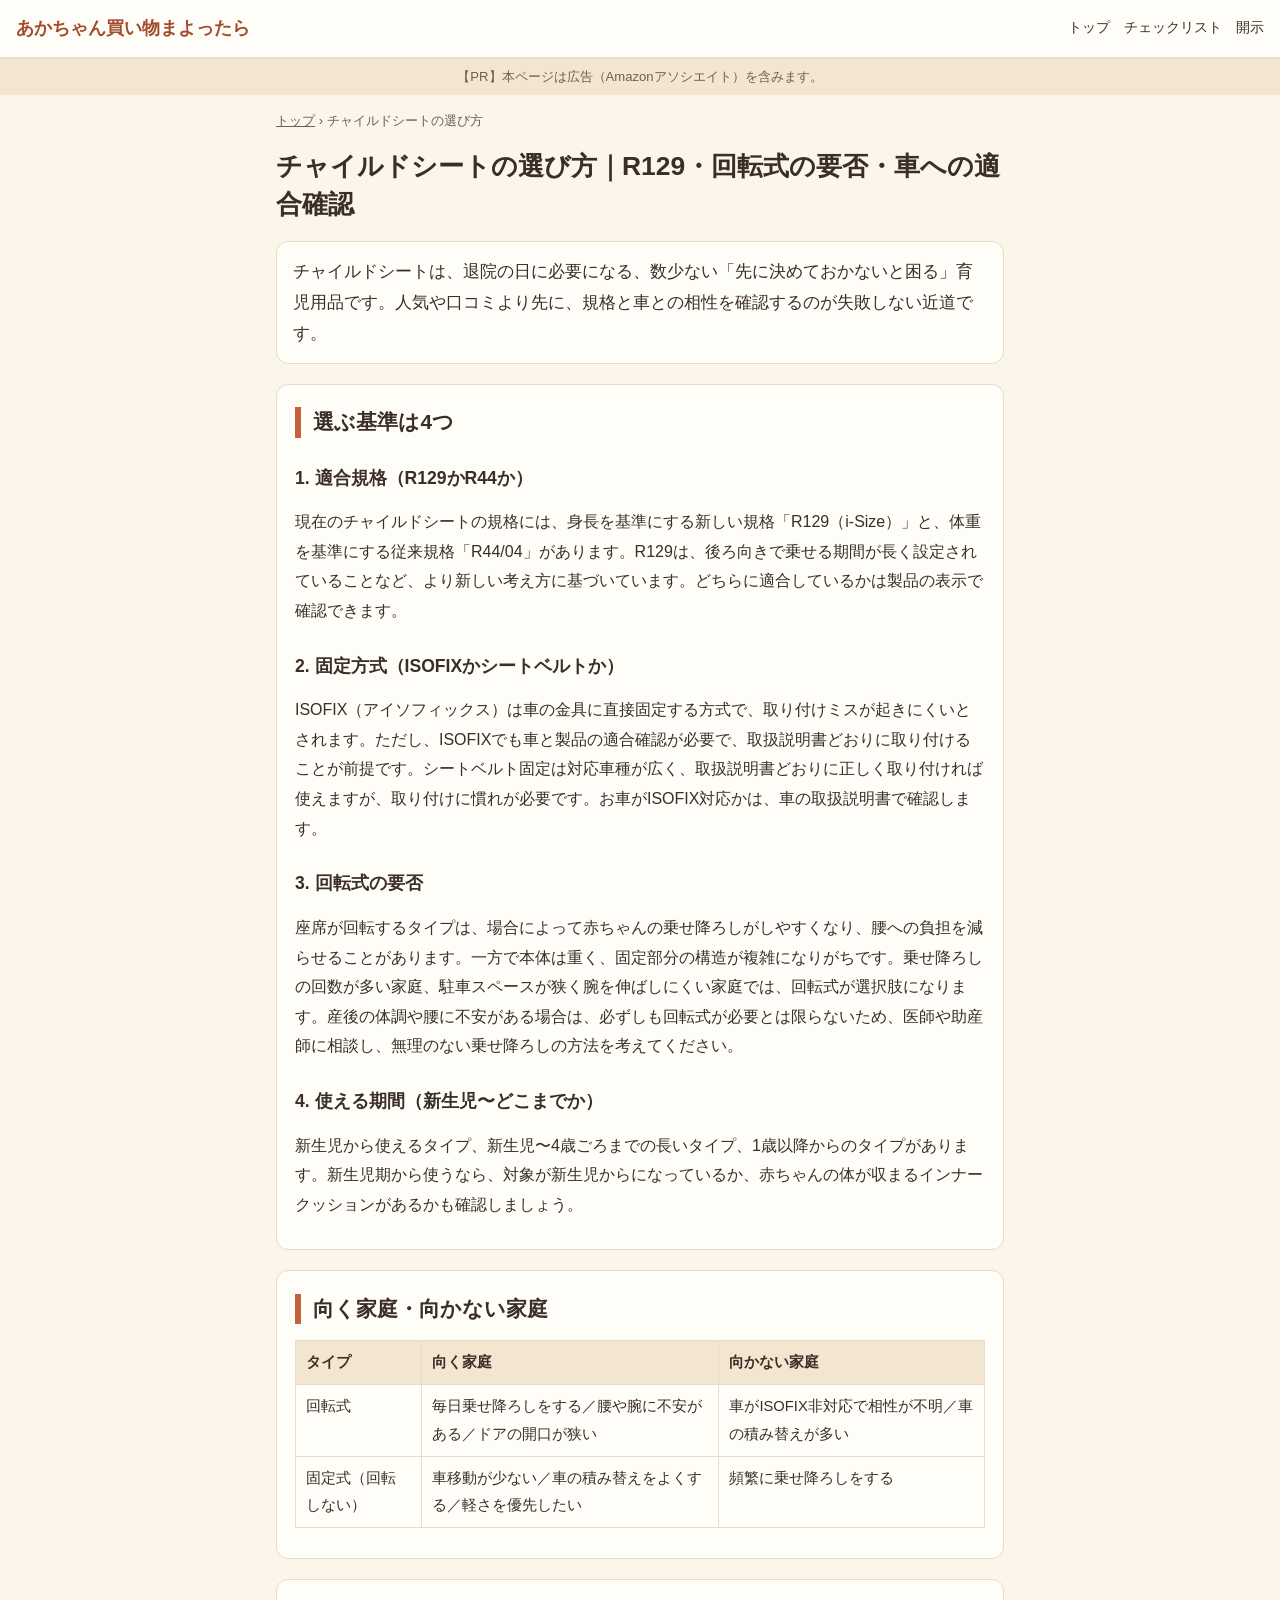
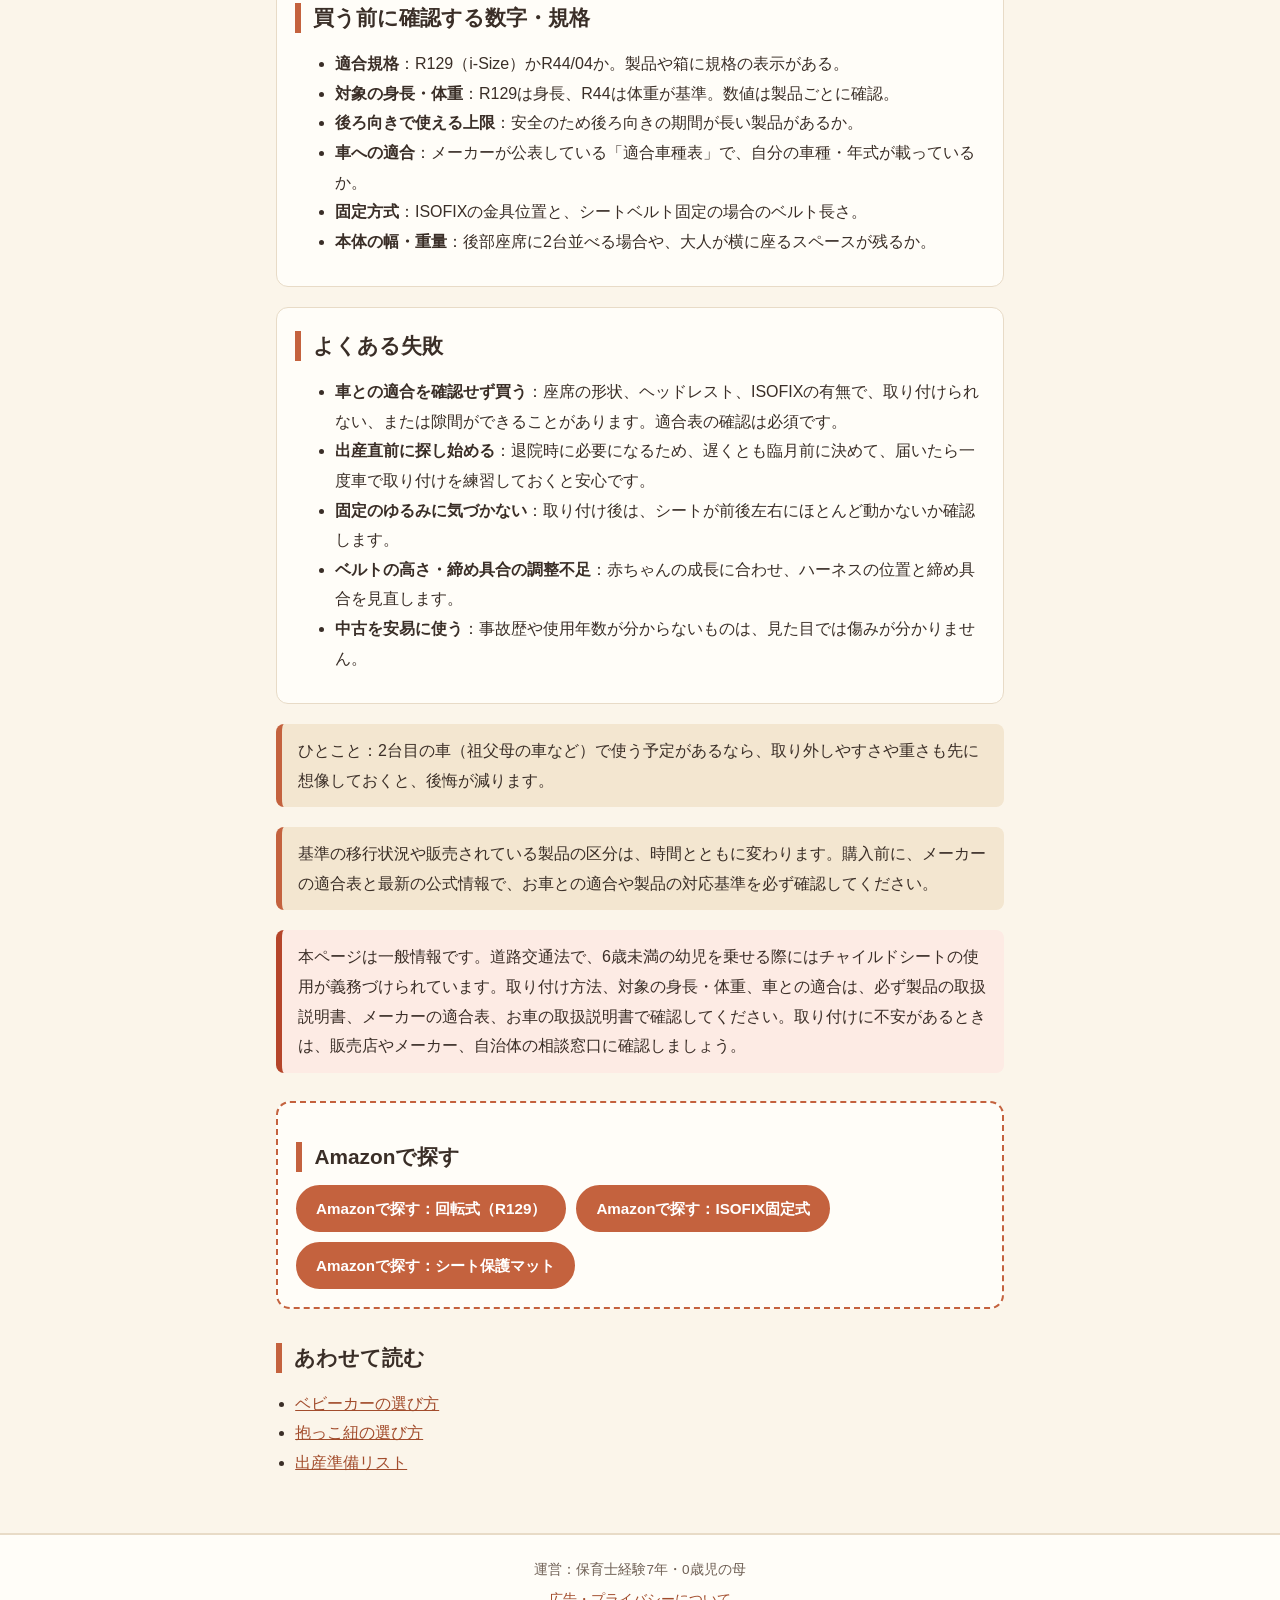
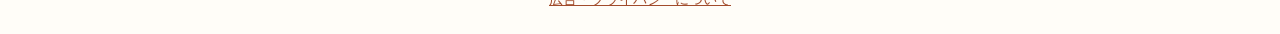
<file: guides/g06-childseat.html>
<!DOCTYPE html><html lang="ja"><head><meta charset="utf-8"><meta name="viewport" content="width=device-width,initial-scale=1">
<title>チャイルドシートの選び方｜R129・回転式の要否・車への適合確認｜あかちゃん買い物まよったら</title><meta name="description" content="チャイルドシートの選び方を、R129（i-Size）と旧基準の違い、回転式が必要かどうか、車への適合確認の手順から整理。買う前に確認する身長・体重・固定方式もまとめました。">
<link rel="canonical" href="https://rinkagit.github.io/baby-navi/guides/g06-childseat.html">
<meta property="og:title" content="チャイルドシートの選び方｜R129・回転式の要否・車への適合確認"><meta property="og:description" content="R129と旧基準の違い、回転式の要否、車への適合確認の手順をまとめました。"><meta property="og:type" content="article"><meta property="og:url" content="https://rinkagit.github.io/baby-navi/guides/g06-childseat.html">
<link rel="stylesheet" href="../assets/style.css">
<script type="application/ld+json">{"@context":"https://schema.org","@type":"Article","headline":"チャイルドシートの選び方｜R129・回転式の要否・車への適合確認","description":"R129と旧基準の違い、回転式の要否、車への適合確認の手順をまとめました。","inLanguage":"ja","mainEntityOfPage":"https://rinkagit.github.io/baby-navi/guides/g06-childseat.html","author":{"@type":"Person","name":"保育士経験7年・0歳児の母"},"publisher":{"@type":"Organization","name":"あかちゃん買い物まよったら"},"url":"https://rinkagit.github.io/baby-navi/guides/g06-childseat.html","datePublished":"2026-11-02","dateModified":"2026-11-02"}</script><script type="application/ld+json">{"@context":"https://schema.org","@type":"BreadcrumbList","itemListElement":[{"@type":"ListItem","position":1,"name":"トップ","item":"https://rinkagit.github.io/baby-navi/index.html"},{"@type":"ListItem","position":2,"name":"チャイルドシートの選び方","item":"https://rinkagit.github.io/baby-navi/guides/g06-childseat.html"}]}</script></head>
<body><header class="site-header"><a class="site-title" href="../index.html">あかちゃん買い物まよったら</a><nav class="site-nav"><a href="../index.html">トップ</a><a href="../checklist.html">チェックリスト</a><a href="../disclosure.html">開示</a></nav></header>
<p class="pr-note">【PR】本ページは広告（Amazonアソシエイト）を含みます。</p>
<main class="container"><nav class="breadcrumb"><a href="../index.html">トップ</a> › チャイルドシートの選び方</nav><article><h1>チャイルドシートの選び方｜R129・回転式の要否・車への適合確認</h1><p class="lead">チャイルドシートは、退院の日に必要になる、数少ない「先に決めておかないと困る」育児用品です。人気や口コミより先に、規格と車との相性を確認するのが失敗しない近道です。</p>

<section class="criteria"><h2>選ぶ基準は4つ</h2>
<h3>1. 適合規格（R129かR44か）</h3>
<p>現在のチャイルドシートの規格には、身長を基準にする新しい規格「R129（i-Size）」と、体重を基準にする従来規格「R44/04」があります。R129は、後ろ向きで乗せる期間が長く設定されていることなど、より新しい考え方に基づいています。どちらに適合しているかは製品の表示で確認できます。</p>
<h3>2. 固定方式（ISOFIXかシートベルトか）</h3>
<p>ISOFIX（アイソフィックス）は車の金具に直接固定する方式で、取り付けミスが起きにくいとされます。ただし、ISOFIXでも車と製品の適合確認が必要で、取扱説明書どおりに取り付けることが前提です。シートベルト固定は対応車種が広く、取扱説明書どおりに正しく取り付ければ使えますが、取り付けに慣れが必要です。お車がISOFIX対応かは、車の取扱説明書で確認します。</p>
<h3>3. 回転式の要否</h3>
<p>座席が回転するタイプは、場合によって赤ちゃんの乗せ降ろしがしやすくなり、腰への負担を減らせることがあります。一方で本体は重く、固定部分の構造が複雑になりがちです。乗せ降ろしの回数が多い家庭、駐車スペースが狭く腕を伸ばしにくい家庭では、回転式が選択肢になります。産後の体調や腰に不安がある場合は、必ずしも回転式が必要とは限らないため、医師や助産師に相談し、無理のない乗せ降ろしの方法を考えてください。</p>
<h3>4. 使える期間（新生児〜どこまでか）</h3>
<p>新生児から使えるタイプ、新生児〜4歳ごろまでの長いタイプ、1歳以降からのタイプがあります。新生児期から使うなら、対象が新生児からになっているか、赤ちゃんの体が収まるインナークッションがあるかも確認しましょう。</p>
</section>

<section class="criteria"><h2>向く家庭・向かない家庭</h2>
<table class="tbl"><thead><tr><th>タイプ</th><th>向く家庭</th><th>向かない家庭</th></tr></thead><tbody>
<tr><td>回転式</td><td>毎日乗せ降ろしをする／腰や腕に不安がある／ドアの開口が狭い</td><td>車がISOFIX非対応で相性が不明／車の積み替えが多い</td></tr>
<tr><td>固定式（回転しない）</td><td>車移動が少ない／車の積み替えをよくする／軽さを優先したい</td><td>頻繁に乗せ降ろしをする</td></tr>
</tbody></table>
</section>

<section class="criteria"><h2>買う前に確認する数字・規格</h2>
<ul>
<li><strong>適合規格</strong>：R129（i-Size）かR44/04か。製品や箱に規格の表示がある。</li>
<li><strong>対象の身長・体重</strong>：R129は身長、R44は体重が基準。数値は製品ごとに確認。</li>
<li><strong>後ろ向きで使える上限</strong>：安全のため後ろ向きの期間が長い製品があるか。</li>
<li><strong>車への適合</strong>：メーカーが公表している「適合車種表」で、自分の車種・年式が載っているか。</li>
<li><strong>固定方式</strong>：ISOFIXの金具位置と、シートベルト固定の場合のベルト長さ。</li>
<li><strong>本体の幅・重量</strong>：後部座席に2台並べる場合や、大人が横に座るスペースが残るか。</li>
</ul>
</section>

<section class="criteria"><h2>よくある失敗</h2>
<ul>
<li><strong>車との適合を確認せず買う</strong>：座席の形状、ヘッドレスト、ISOFIXの有無で、取り付けられない、または隙間ができることがあります。適合表の確認は必須です。</li>
<li><strong>出産直前に探し始める</strong>：退院時に必要になるため、遅くとも臨月前に決めて、届いたら一度車で取り付けを練習しておくと安心です。</li>
<li><strong>固定のゆるみに気づかない</strong>：取り付け後は、シートが前後左右にほとんど動かないか確認します。</li>
<li><strong>ベルトの高さ・締め具合の調整不足</strong>：赤ちゃんの成長に合わせ、ハーネスの位置と締め具合を見直します。</li>
<li><strong>中古を安易に使う</strong>：事故歴や使用年数が分からないものは、見た目では傷みが分かりません。</li>
</ul>
</section>

<aside class="callout">ひとこと：2台目の車（祖父母の車など）で使う予定があるなら、取り外しやすさや重さも先に想像しておくと、後悔が減ります。</aside>
<aside class="callout">基準の移行状況や販売されている製品の区分は、時間とともに変わります。購入前に、メーカーの適合表と最新の公式情報で、お車との適合や製品の対応基準を必ず確認してください。</aside>
<aside class="callout callout-care">本ページは一般情報です。道路交通法で、6歳未満の幼児を乗せる際にはチャイルドシートの使用が義務づけられています。取り付け方法、対象の身長・体重、車との適合は、必ず製品の取扱説明書、メーカーの適合表、お車の取扱説明書で確認してください。取り付けに不安があるときは、販売店やメーカー、自治体の相談窓口に確認しましょう。</aside>

<section class="buy"><h2>Amazonで探す</h2><div class="btn-row"><a class="btn btn-amazon" data-search="チャイルドシート 新生児 回転式 R129" href="https://www.amazon.co.jp/s?k=%E3%83%81%E3%83%A3%E3%82%A4%E3%83%AB%E3%83%89%E3%82%B7%E3%83%BC%E3%83%88%20%E6%96%B0%E7%94%9F%E5%85%90%20%E5%9B%9E%E8%BB%A2%E5%BC%8F%20R129" target="_blank" rel="sponsored nofollow noopener">Amazonで探す：回転式（R129）</a><a class="btn btn-amazon" data-search="チャイルドシート 新生児 ISOFIX 固定式" href="https://www.amazon.co.jp/s?k=%E3%83%81%E3%83%A3%E3%82%A4%E3%83%AB%E3%83%89%E3%82%B7%E3%83%BC%E3%83%88%20%E6%96%B0%E7%94%9F%E5%85%90%20ISOFIX%20%E5%9B%BA%E5%AE%9A%E5%BC%8F" target="_blank" rel="sponsored nofollow noopener">Amazonで探す：ISOFIX固定式</a><a class="btn btn-amazon" data-search="チャイルドシート 車 シートプロテクター" href="https://www.amazon.co.jp/s?k=%E3%83%81%E3%83%A3%E3%82%A4%E3%83%AB%E3%83%89%E3%82%B7%E3%83%BC%E3%83%88%20%E8%BB%8A%20%E3%82%B7%E3%83%BC%E3%83%88%E3%83%97%E3%83%AD%E3%83%86%E3%82%AF%E3%82%BF%E3%83%BC" target="_blank" rel="sponsored nofollow noopener">Amazonで探す：シート保護マット</a></div></section>
<section class="related"><h2>あわせて読む</h2><ul><li><a href="g05-stroller.html">ベビーカーの選び方</a></li><li><a href="g04-dakkohimo.html">抱っこ紐の選び方</a></li><li><a href="g12-shussan.html">出産準備リスト</a></li></ul></section>
</article></main>
<footer class="site-footer"><p>運営：保育士経験7年・0歳児の母</p><p><a href="../disclosure.html">広告・プライバシーについて</a></p></footer>
<script src="../assets/config.js"></script><script src="../assets/main.js"></script></body></html>
</file>
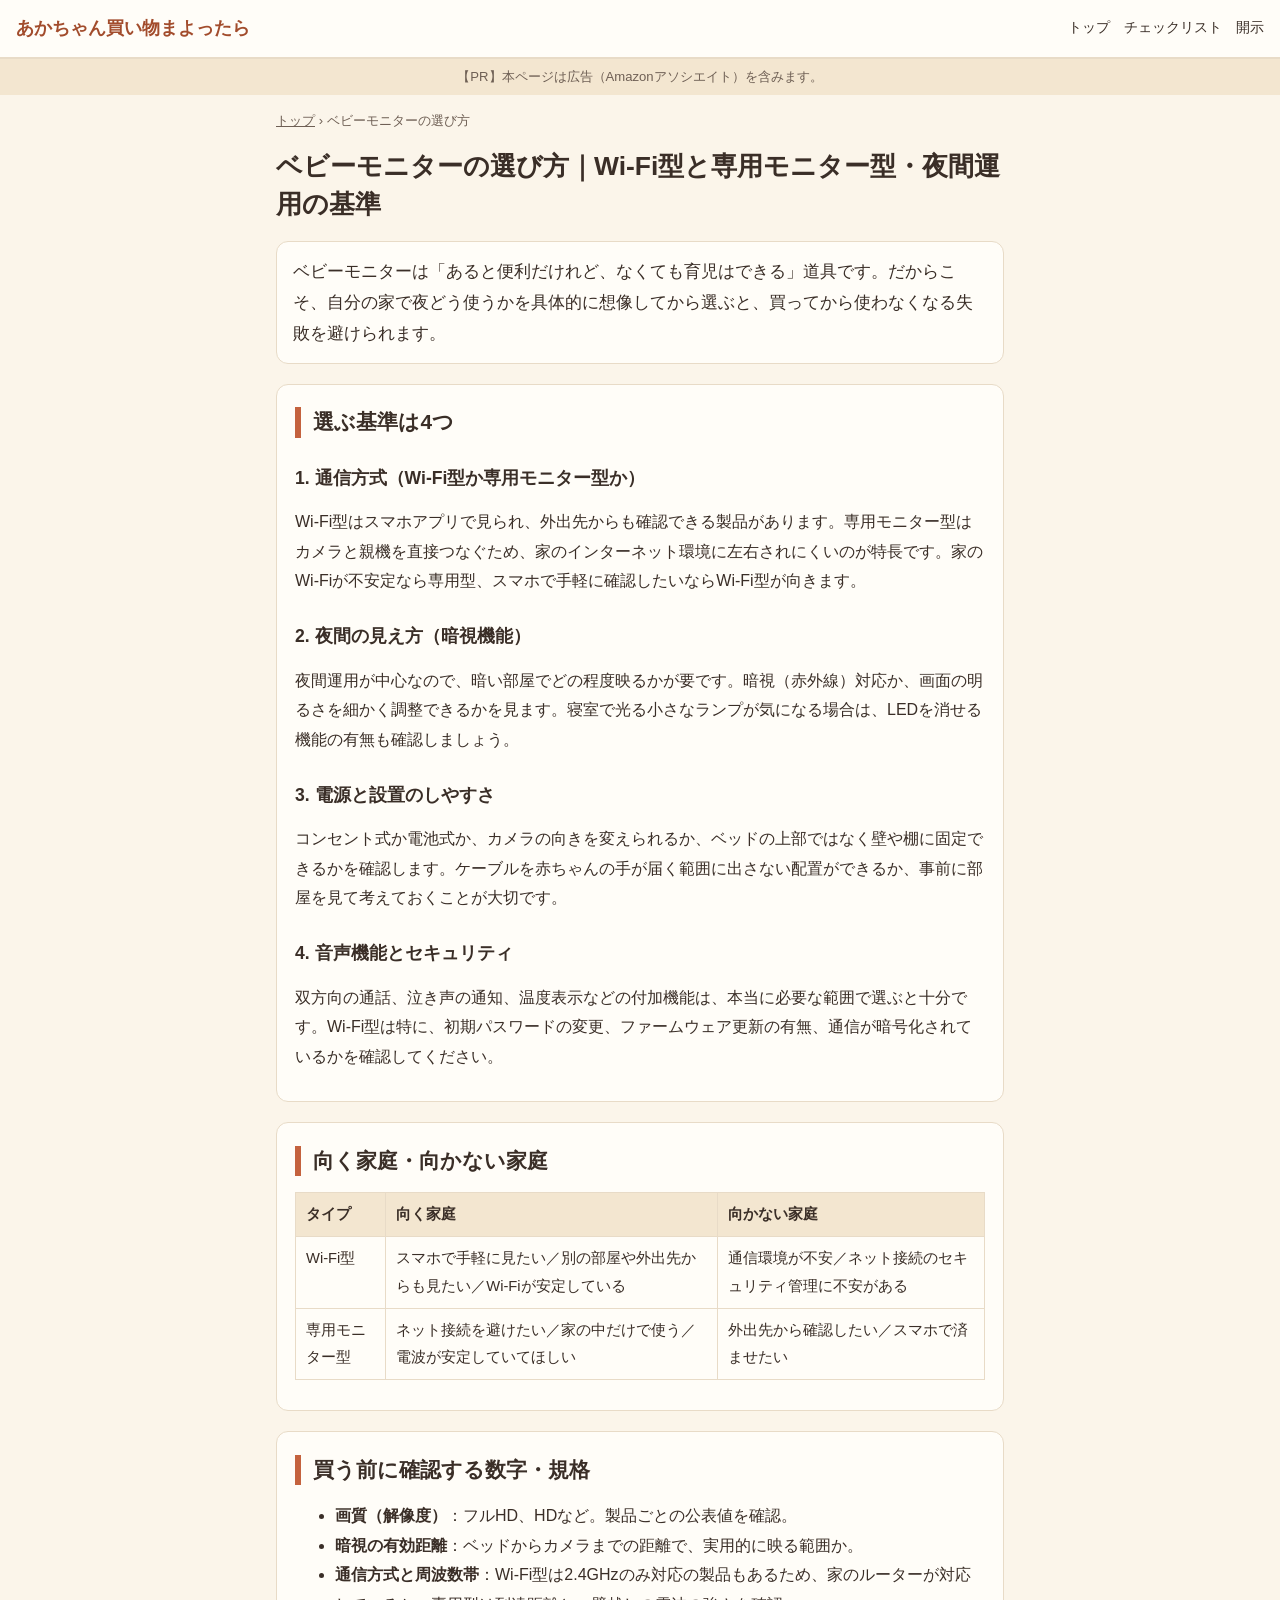
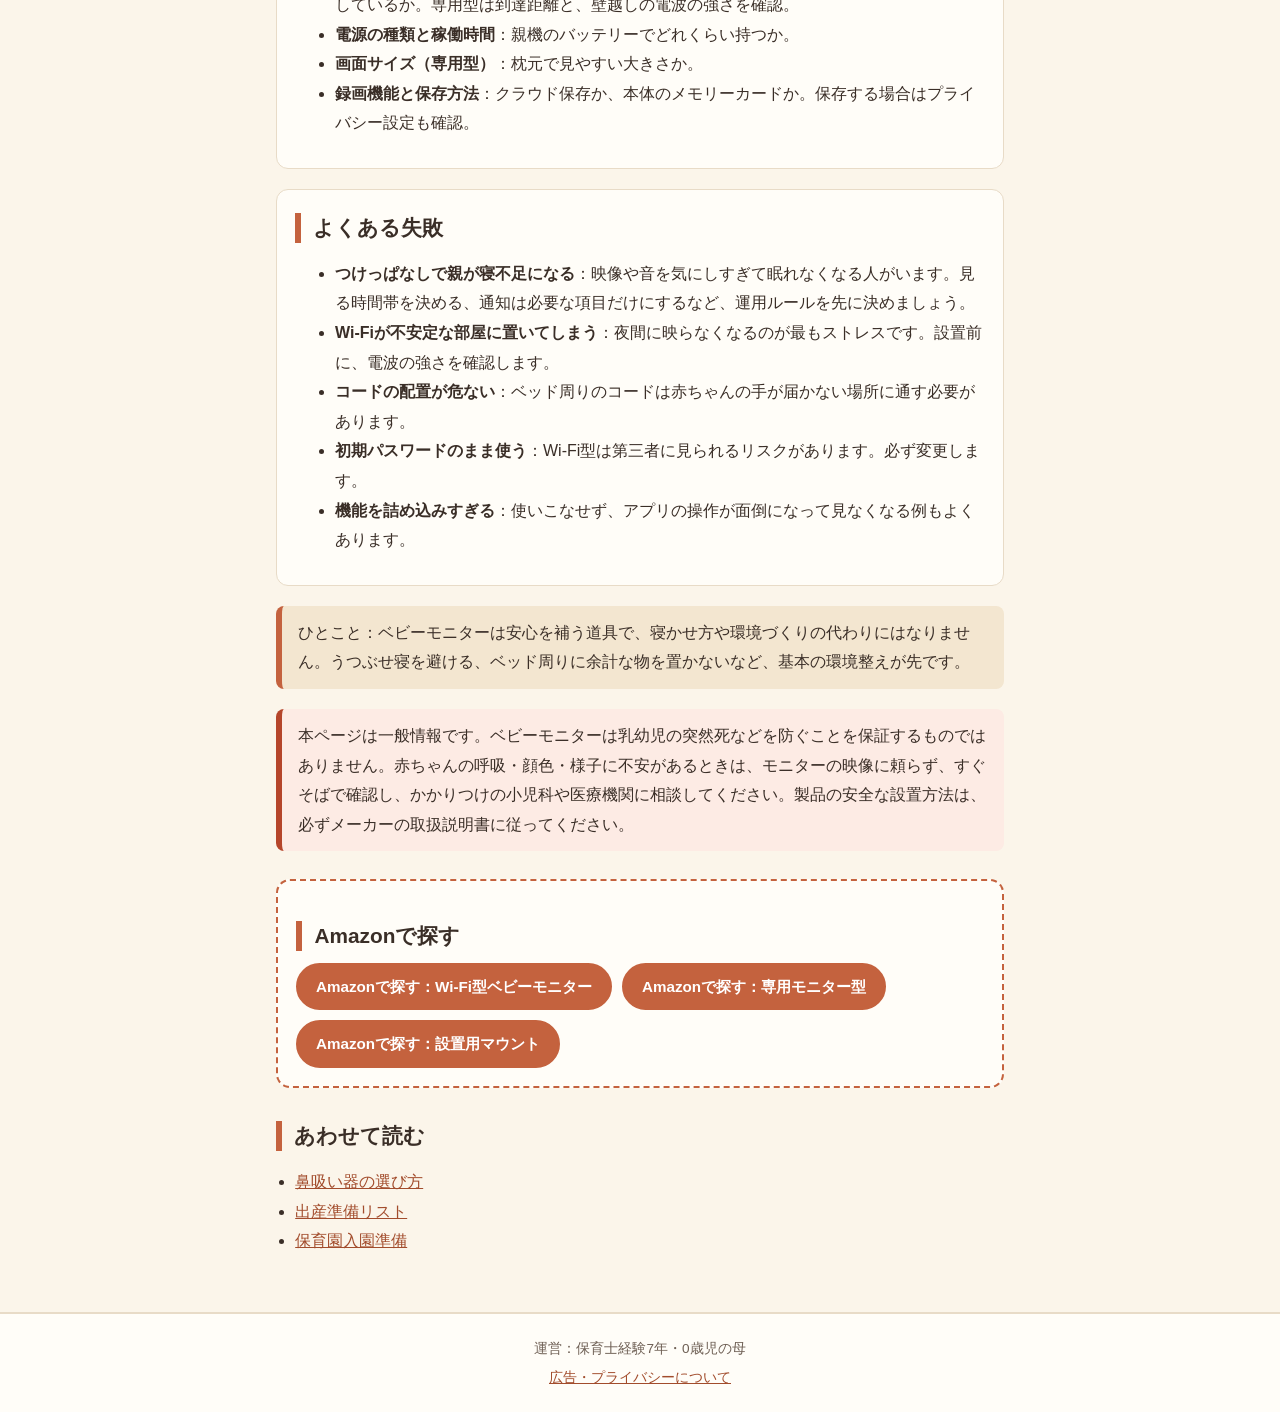
<file: guides/g07-babymonitor.html>
<!DOCTYPE html><html lang="ja"><head><meta charset="utf-8"><meta name="viewport" content="width=device-width,initial-scale=1">
<title>ベビーモニターの選び方｜Wi-Fi型と専用モニター型・夜間運用の基準｜あかちゃん買い物まよったら</title><meta name="description" content="ベビーモニターのWi-Fi型と専用モニター型の違い、夜間の使い方、セキュリティ、買う前に確認する画質・暗視・電源・通信方式のポイントをまとめました。">
<link rel="canonical" href="https://rinkagit.github.io/baby-navi/guides/g07-babymonitor.html">
<meta property="og:title" content="ベビーモニターの選び方｜Wi-Fi型と専用モニター型・夜間運用の基準"><meta property="og:description" content="Wi-Fi型と専用モニター型の違い、夜間の使い方、セキュリティ、確認する仕様をまとめました。"><meta property="og:type" content="article"><meta property="og:url" content="https://rinkagit.github.io/baby-navi/guides/g07-babymonitor.html">
<link rel="stylesheet" href="../assets/style.css">
<script type="application/ld+json">{"@context":"https://schema.org","@type":"Article","headline":"ベビーモニターの選び方｜Wi-Fi型と専用モニター型・夜間運用の基準","description":"Wi-Fi型と専用モニター型の違い、夜間の使い方、セキュリティ、確認する仕様をまとめました。","inLanguage":"ja","mainEntityOfPage":"https://rinkagit.github.io/baby-navi/guides/g07-babymonitor.html","author":{"@type":"Person","name":"保育士経験7年・0歳児の母"},"publisher":{"@type":"Organization","name":"あかちゃん買い物まよったら"},"url":"https://rinkagit.github.io/baby-navi/guides/g07-babymonitor.html","datePublished":"2026-11-02","dateModified":"2026-11-02"}</script><script type="application/ld+json">{"@context":"https://schema.org","@type":"BreadcrumbList","itemListElement":[{"@type":"ListItem","position":1,"name":"トップ","item":"https://rinkagit.github.io/baby-navi/index.html"},{"@type":"ListItem","position":2,"name":"ベビーモニターの選び方","item":"https://rinkagit.github.io/baby-navi/guides/g07-babymonitor.html"}]}</script></head>
<body><header class="site-header"><a class="site-title" href="../index.html">あかちゃん買い物まよったら</a><nav class="site-nav"><a href="../index.html">トップ</a><a href="../checklist.html">チェックリスト</a><a href="../disclosure.html">開示</a></nav></header>
<p class="pr-note">【PR】本ページは広告（Amazonアソシエイト）を含みます。</p>
<main class="container"><nav class="breadcrumb"><a href="../index.html">トップ</a> › ベビーモニターの選び方</nav><article><h1>ベビーモニターの選び方｜Wi-Fi型と専用モニター型・夜間運用の基準</h1><p class="lead">ベビーモニターは「あると便利だけれど、なくても育児はできる」道具です。だからこそ、自分の家で夜どう使うかを具体的に想像してから選ぶと、買ってから使わなくなる失敗を避けられます。</p>

<section class="criteria"><h2>選ぶ基準は4つ</h2>
<h3>1. 通信方式（Wi-Fi型か専用モニター型か）</h3>
<p>Wi-Fi型はスマホアプリで見られ、外出先からも確認できる製品があります。専用モニター型はカメラと親機を直接つなぐため、家のインターネット環境に左右されにくいのが特長です。家のWi-Fiが不安定なら専用型、スマホで手軽に確認したいならWi-Fi型が向きます。</p>
<h3>2. 夜間の見え方（暗視機能）</h3>
<p>夜間運用が中心なので、暗い部屋でどの程度映るかが要です。暗視（赤外線）対応か、画面の明るさを細かく調整できるかを見ます。寝室で光る小さなランプが気になる場合は、LEDを消せる機能の有無も確認しましょう。</p>
<h3>3. 電源と設置のしやすさ</h3>
<p>コンセント式か電池式か、カメラの向きを変えられるか、ベッドの上部ではなく壁や棚に固定できるかを確認します。ケーブルを赤ちゃんの手が届く範囲に出さない配置ができるか、事前に部屋を見て考えておくことが大切です。</p>
<h3>4. 音声機能とセキュリティ</h3>
<p>双方向の通話、泣き声の通知、温度表示などの付加機能は、本当に必要な範囲で選ぶと十分です。Wi-Fi型は特に、初期パスワードの変更、ファームウェア更新の有無、通信が暗号化されているかを確認してください。</p>
</section>

<section class="criteria"><h2>向く家庭・向かない家庭</h2>
<table class="tbl"><thead><tr><th>タイプ</th><th>向く家庭</th><th>向かない家庭</th></tr></thead><tbody>
<tr><td>Wi-Fi型</td><td>スマホで手軽に見たい／別の部屋や外出先からも見たい／Wi-Fiが安定している</td><td>通信環境が不安／ネット接続のセキュリティ管理に不安がある</td></tr>
<tr><td>専用モニター型</td><td>ネット接続を避けたい／家の中だけで使う／電波が安定していてほしい</td><td>外出先から確認したい／スマホで済ませたい</td></tr>
</tbody></table>
</section>

<section class="criteria"><h2>買う前に確認する数字・規格</h2>
<ul>
<li><strong>画質（解像度）</strong>：フルHD、HDなど。製品ごとの公表値を確認。</li>
<li><strong>暗視の有効距離</strong>：ベッドからカメラまでの距離で、実用的に映る範囲か。</li>
<li><strong>通信方式と周波数帯</strong>：Wi-Fi型は2.4GHzのみ対応の製品もあるため、家のルーターが対応しているか。専用型は到達距離と、壁越しの電波の強さを確認。</li>
<li><strong>電源の種類と稼働時間</strong>：親機のバッテリーでどれくらい持つか。</li>
<li><strong>画面サイズ（専用型）</strong>：枕元で見やすい大きさか。</li>
<li><strong>録画機能と保存方法</strong>：クラウド保存か、本体のメモリーカードか。保存する場合はプライバシー設定も確認。</li>
</ul>
</section>

<section class="criteria"><h2>よくある失敗</h2>
<ul>
<li><strong>つけっぱなしで親が寝不足になる</strong>：映像や音を気にしすぎて眠れなくなる人がいます。見る時間帯を決める、通知は必要な項目だけにするなど、運用ルールを先に決めましょう。</li>
<li><strong>Wi-Fiが不安定な部屋に置いてしまう</strong>：夜間に映らなくなるのが最もストレスです。設置前に、電波の強さを確認します。</li>
<li><strong>コードの配置が危ない</strong>：ベッド周りのコードは赤ちゃんの手が届かない場所に通す必要があります。</li>
<li><strong>初期パスワードのまま使う</strong>：Wi-Fi型は第三者に見られるリスクがあります。必ず変更します。</li>
<li><strong>機能を詰め込みすぎる</strong>：使いこなせず、アプリの操作が面倒になって見なくなる例もよくあります。</li>
</ul>
</section>

<aside class="callout">ひとこと：ベビーモニターは安心を補う道具で、寝かせ方や環境づくりの代わりにはなりません。うつぶせ寝を避ける、ベッド周りに余計な物を置かないなど、基本の環境整えが先です。</aside>
<aside class="callout callout-care">本ページは一般情報です。ベビーモニターは乳幼児の突然死などを防ぐことを保証するものではありません。赤ちゃんの呼吸・顔色・様子に不安があるときは、モニターの映像に頼らず、すぐそばで確認し、かかりつけの小児科や医療機関に相談してください。製品の安全な設置方法は、必ずメーカーの取扱説明書に従ってください。</aside>

<section class="buy"><h2>Amazonで探す</h2><div class="btn-row"><a class="btn btn-amazon" data-search="ベビーモニター Wi-Fi スマホ 暗視" href="https://www.amazon.co.jp/s?k=%E3%83%99%E3%83%93%E3%83%BC%E3%83%A2%E3%83%8B%E3%82%BF%E3%83%BC%20Wi-Fi%20%E3%82%B9%E3%83%9E%E3%83%9B%20%E6%9A%97%E8%A6%96" target="_blank" rel="sponsored nofollow noopener">Amazonで探す：Wi-Fi型ベビーモニター</a><a class="btn btn-amazon" data-search="ベビーモニター 専用モニター 見守りカメラ 赤ちゃん" href="https://www.amazon.co.jp/s?k=%E3%83%99%E3%83%93%E3%83%BC%E3%83%A2%E3%83%8B%E3%82%BF%E3%83%BC%20%E5%B0%82%E7%94%A8%E3%83%A2%E3%83%8B%E3%82%BF%E3%83%BC%20%E8%A6%8B%E5%AE%88%E3%82%8A%E3%82%AB%E3%83%A1%E3%83%A9%20%E8%B5%A4%E3%81%A1%E3%82%83%E3%82%93" target="_blank" rel="sponsored nofollow noopener">Amazonで探す：専用モニター型</a><a class="btn btn-amazon" data-search="ベビーモニター 壁掛け マウント" href="https://www.amazon.co.jp/s?k=%E3%83%99%E3%83%93%E3%83%BC%E3%83%A2%E3%83%8B%E3%82%BF%E3%83%BC%20%E5%A3%81%E6%8E%9B%E3%81%91%20%E3%83%9E%E3%82%A6%E3%83%B3%E3%83%88" target="_blank" rel="sponsored nofollow noopener">Amazonで探す：設置用マウント</a></div></section>
<section class="related"><h2>あわせて読む</h2><ul><li><a href="g08-hanasuiki.html">鼻吸い器の選び方</a></li><li><a href="g12-shussan.html">出産準備リスト</a></li><li><a href="g10-hoikuen.html">保育園入園準備</a></li></ul></section>
</article></main>
<footer class="site-footer"><p>運営：保育士経験7年・0歳児の母</p><p><a href="../disclosure.html">広告・プライバシーについて</a></p></footer>
<script src="../assets/config.js"></script><script src="../assets/main.js"></script></body></html>
</file>
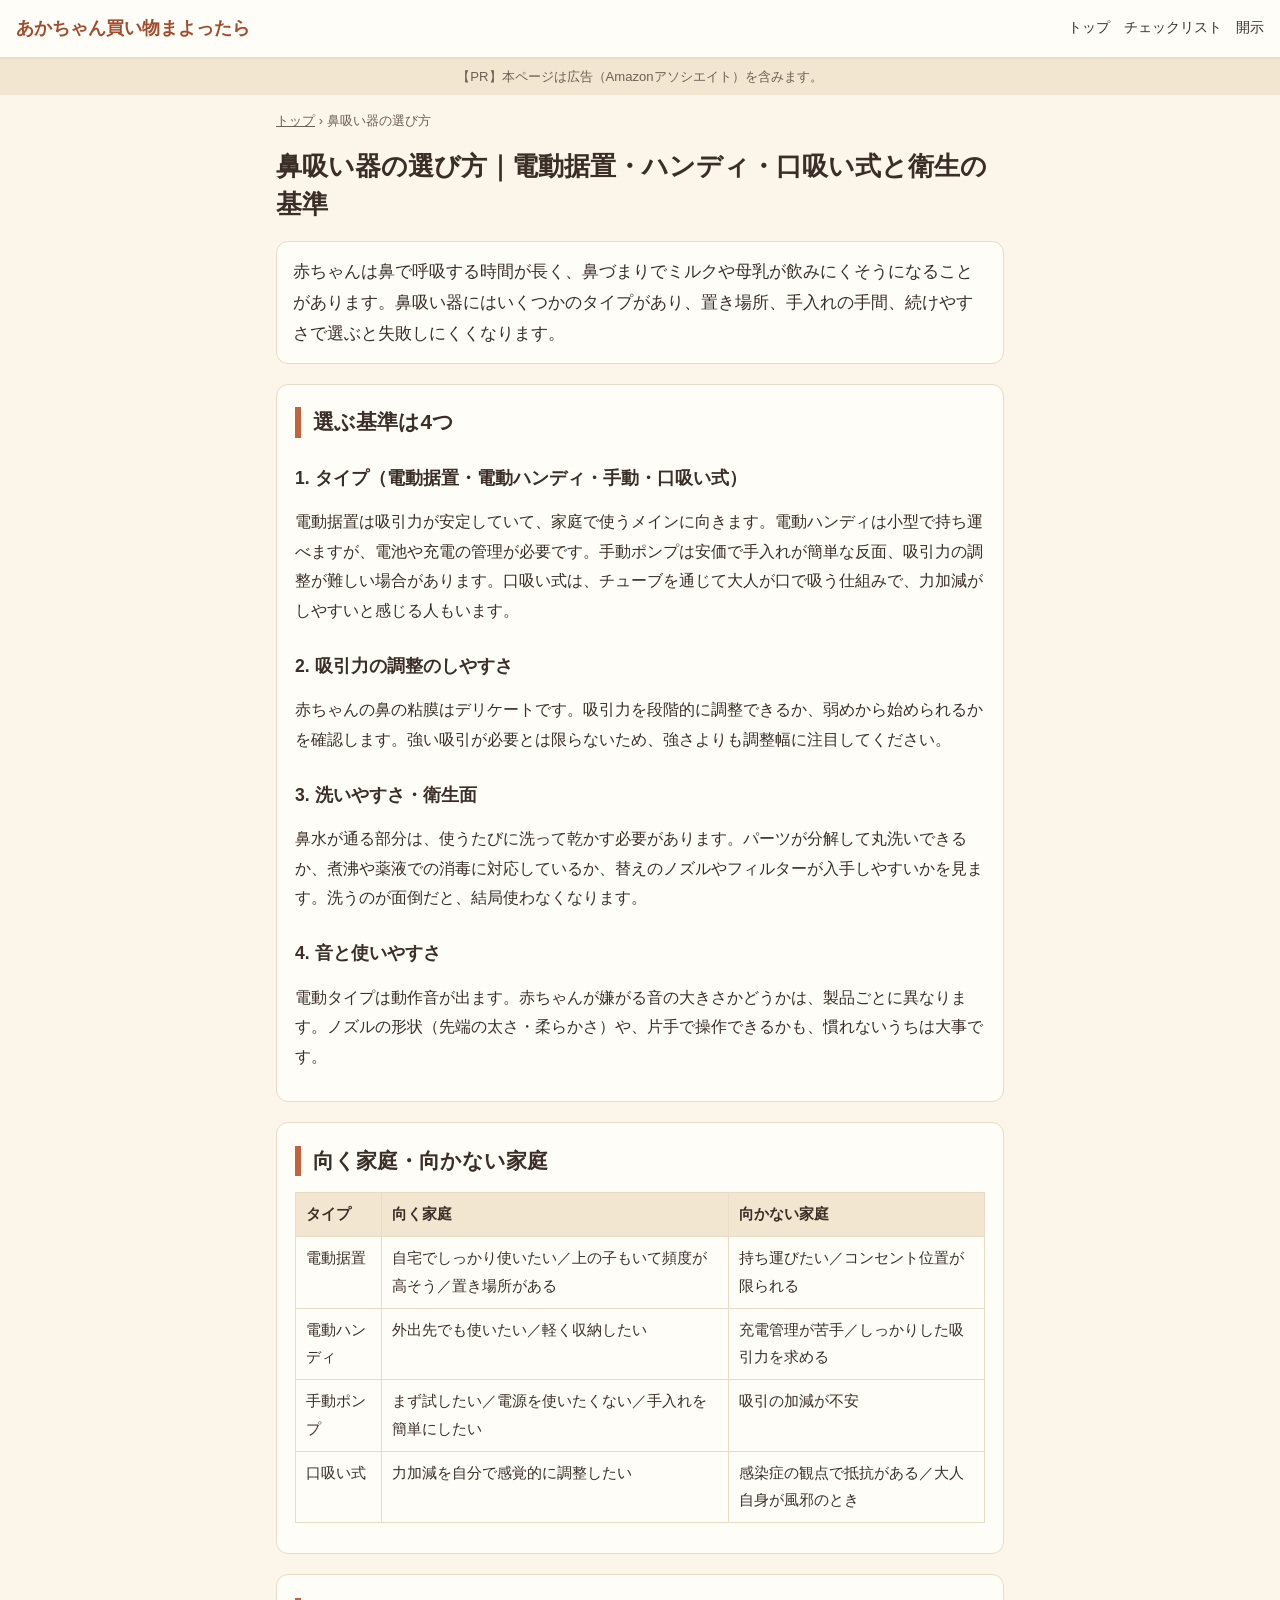
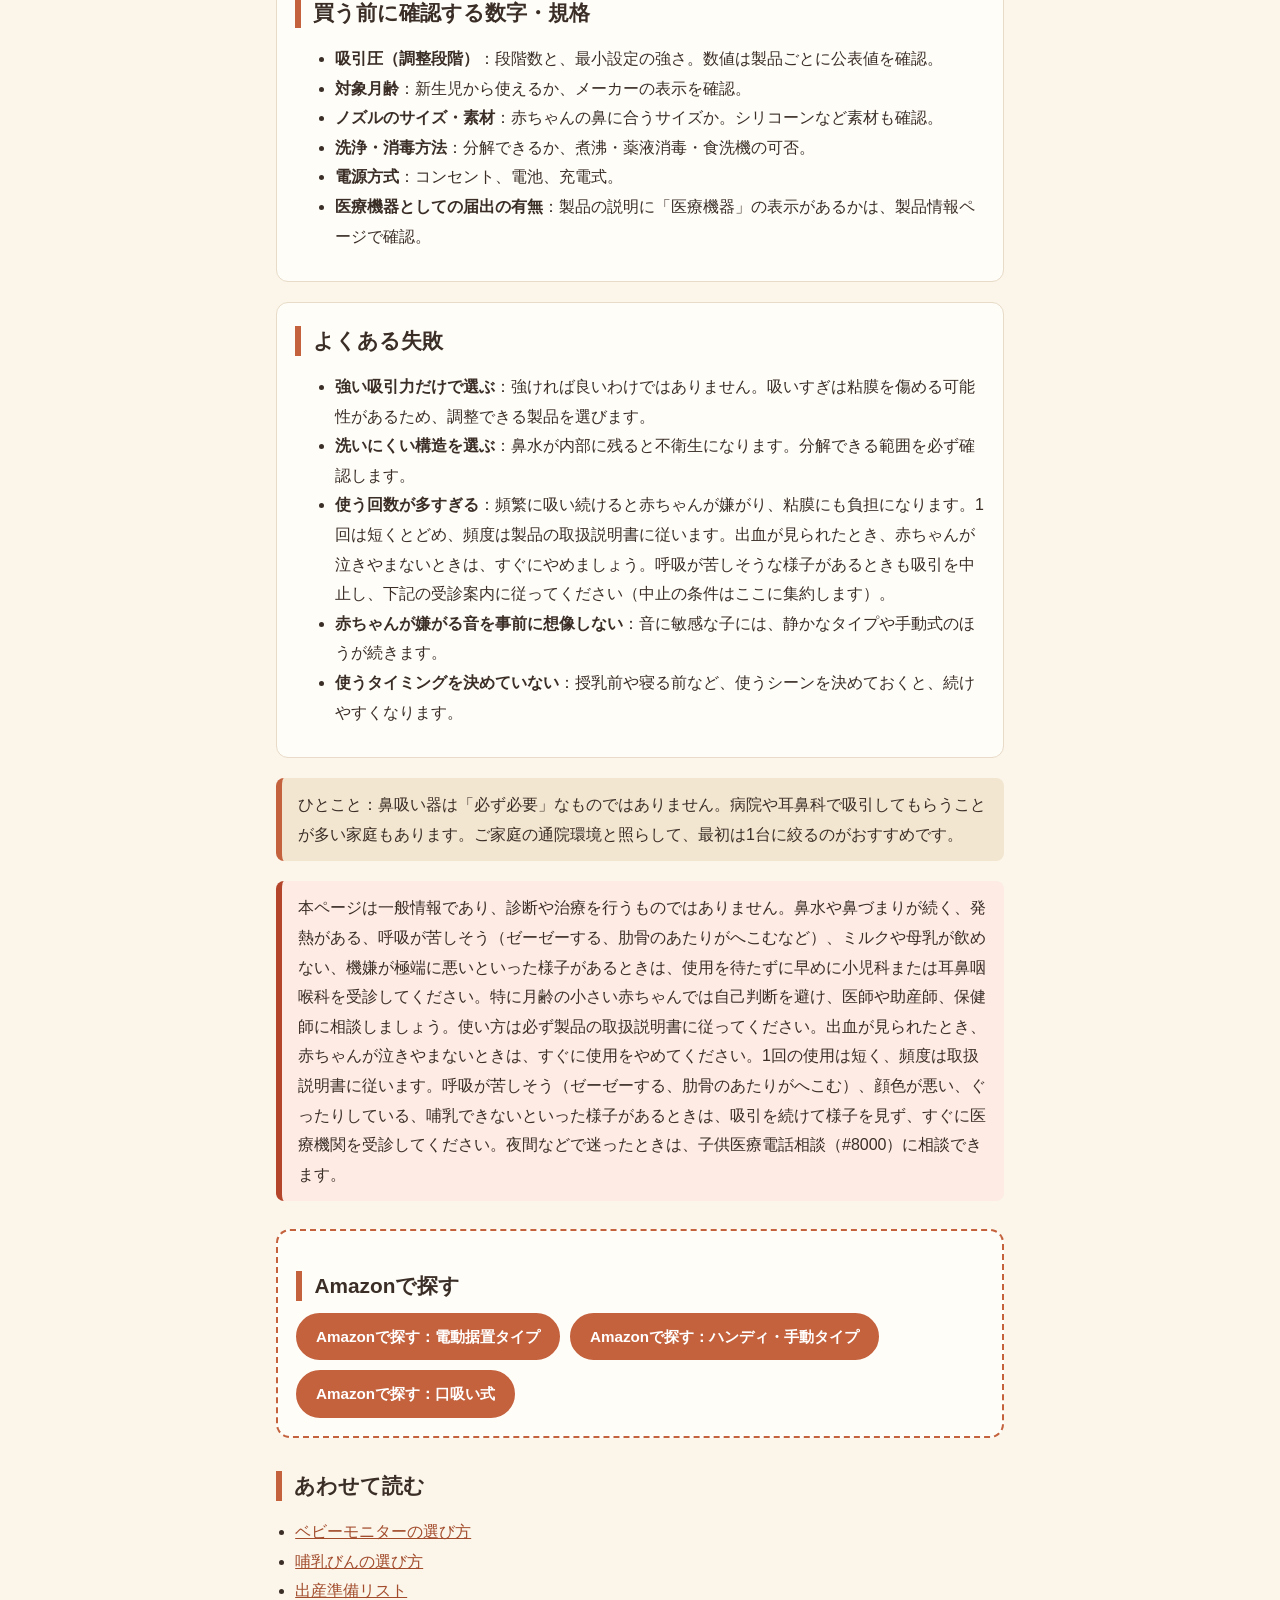
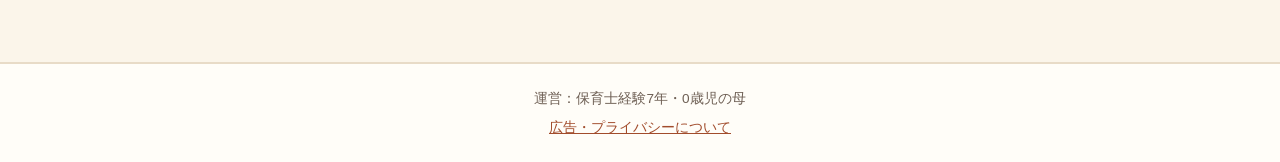
<file: guides/g08-hanasuiki.html>
<!DOCTYPE html><html lang="ja"><head><meta charset="utf-8"><meta name="viewport" content="width=device-width,initial-scale=1">
<title>鼻吸い器の選び方｜電動据置・ハンディ・口吸い式と衛生の基準｜あかちゃん買い物まよったら</title><meta name="description" content="赤ちゃんの鼻吸い器を、電動据置・電動ハンディ・手動・口吸い式のタイプ別に整理。選び方の基準、洗いやすさなど衛生面、受診の目安を保育士経験7年・0歳児の母の視点でまとめました。">
<link rel="canonical" href="https://rinkagit.github.io/baby-navi/guides/g08-hanasuiki.html">
<meta property="og:title" content="鼻吸い器の選び方｜電動据置・ハンディ・口吸い式と衛生の基準"><meta property="og:description" content="タイプ別の違い、選び方の基準、衛生面、受診の目安を一般情報としてまとめました。"><meta property="og:type" content="article"><meta property="og:url" content="https://rinkagit.github.io/baby-navi/guides/g08-hanasuiki.html">
<link rel="stylesheet" href="../assets/style.css">
<script type="application/ld+json">{"@context":"https://schema.org","@type":"Article","headline":"鼻吸い器の選び方｜電動据置・ハンディ・口吸い式と衛生の基準","description":"タイプ別の違い、選び方の基準、衛生面、受診の目安を一般情報としてまとめました。","inLanguage":"ja","mainEntityOfPage":"https://rinkagit.github.io/baby-navi/guides/g08-hanasuiki.html","author":{"@type":"Person","name":"保育士経験7年・0歳児の母"},"publisher":{"@type":"Organization","name":"あかちゃん買い物まよったら"},"url":"https://rinkagit.github.io/baby-navi/guides/g08-hanasuiki.html","datePublished":"2026-11-02","dateModified":"2026-11-02"}</script><script type="application/ld+json">{"@context":"https://schema.org","@type":"BreadcrumbList","itemListElement":[{"@type":"ListItem","position":1,"name":"トップ","item":"https://rinkagit.github.io/baby-navi/index.html"},{"@type":"ListItem","position":2,"name":"鼻吸い器の選び方","item":"https://rinkagit.github.io/baby-navi/guides/g08-hanasuiki.html"}]}</script></head>
<body><header class="site-header"><a class="site-title" href="../index.html">あかちゃん買い物まよったら</a><nav class="site-nav"><a href="../index.html">トップ</a><a href="../checklist.html">チェックリスト</a><a href="../disclosure.html">開示</a></nav></header>
<p class="pr-note">【PR】本ページは広告（Amazonアソシエイト）を含みます。</p>
<main class="container"><nav class="breadcrumb"><a href="../index.html">トップ</a> › 鼻吸い器の選び方</nav><article><h1>鼻吸い器の選び方｜電動据置・ハンディ・口吸い式と衛生の基準</h1><p class="lead">赤ちゃんは鼻で呼吸する時間が長く、鼻づまりでミルクや母乳が飲みにくそうになることがあります。鼻吸い器にはいくつかのタイプがあり、置き場所、手入れの手間、続けやすさで選ぶと失敗しにくくなります。</p>

<section class="criteria"><h2>選ぶ基準は4つ</h2>
<h3>1. タイプ（電動据置・電動ハンディ・手動・口吸い式）</h3>
<p>電動据置は吸引力が安定していて、家庭で使うメインに向きます。電動ハンディは小型で持ち運べますが、電池や充電の管理が必要です。手動ポンプは安価で手入れが簡単な反面、吸引力の調整が難しい場合があります。口吸い式は、チューブを通じて大人が口で吸う仕組みで、力加減がしやすいと感じる人もいます。</p>
<h3>2. 吸引力の調整のしやすさ</h3>
<p>赤ちゃんの鼻の粘膜はデリケートです。吸引力を段階的に調整できるか、弱めから始められるかを確認します。強い吸引が必要とは限らないため、強さよりも調整幅に注目してください。</p>
<h3>3. 洗いやすさ・衛生面</h3>
<p>鼻水が通る部分は、使うたびに洗って乾かす必要があります。パーツが分解して丸洗いできるか、煮沸や薬液での消毒に対応しているか、替えのノズルやフィルターが入手しやすいかを見ます。洗うのが面倒だと、結局使わなくなります。</p>
<h3>4. 音と使いやすさ</h3>
<p>電動タイプは動作音が出ます。赤ちゃんが嫌がる音の大きさかどうかは、製品ごとに異なります。ノズルの形状（先端の太さ・柔らかさ）や、片手で操作できるかも、慣れないうちは大事です。</p>
</section>

<section class="criteria"><h2>向く家庭・向かない家庭</h2>
<table class="tbl"><thead><tr><th>タイプ</th><th>向く家庭</th><th>向かない家庭</th></tr></thead><tbody>
<tr><td>電動据置</td><td>自宅でしっかり使いたい／上の子もいて頻度が高そう／置き場所がある</td><td>持ち運びたい／コンセント位置が限られる</td></tr>
<tr><td>電動ハンディ</td><td>外出先でも使いたい／軽く収納したい</td><td>充電管理が苦手／しっかりした吸引力を求める</td></tr>
<tr><td>手動ポンプ</td><td>まず試したい／電源を使いたくない／手入れを簡単にしたい</td><td>吸引の加減が不安</td></tr>
<tr><td>口吸い式</td><td>力加減を自分で感覚的に調整したい</td><td>感染症の観点で抵抗がある／大人自身が風邪のとき</td></tr>
</tbody></table>
</section>

<section class="criteria"><h2>買う前に確認する数字・規格</h2>
<ul>
<li><strong>吸引圧（調整段階）</strong>：段階数と、最小設定の強さ。数値は製品ごとに公表値を確認。</li>
<li><strong>対象月齢</strong>：新生児から使えるか、メーカーの表示を確認。</li>
<li><strong>ノズルのサイズ・素材</strong>：赤ちゃんの鼻に合うサイズか。シリコーンなど素材も確認。</li>
<li><strong>洗浄・消毒方法</strong>：分解できるか、煮沸・薬液消毒・食洗機の可否。</li>
<li><strong>電源方式</strong>：コンセント、電池、充電式。</li>
<li><strong>医療機器としての届出の有無</strong>：製品の説明に「医療機器」の表示があるかは、製品情報ページで確認。</li>
</ul>
</section>

<section class="criteria"><h2>よくある失敗</h2>
<ul>
<li><strong>強い吸引力だけで選ぶ</strong>：強ければ良いわけではありません。吸いすぎは粘膜を傷める可能性があるため、調整できる製品を選びます。</li>
<li><strong>洗いにくい構造を選ぶ</strong>：鼻水が内部に残ると不衛生になります。分解できる範囲を必ず確認します。</li>
<li><strong>使う回数が多すぎる</strong>：頻繁に吸い続けると赤ちゃんが嫌がり、粘膜にも負担になります。1回は短くとどめ、頻度は製品の取扱説明書に従います。出血が見られたとき、赤ちゃんが泣きやまないときは、すぐにやめましょう。呼吸が苦しそうな様子があるときも吸引を中止し、下記の受診案内に従ってください（中止の条件はここに集約します）。</li>
<li><strong>赤ちゃんが嫌がる音を事前に想像しない</strong>：音に敏感な子には、静かなタイプや手動式のほうが続きます。</li>
<li><strong>使うタイミングを決めていない</strong>：授乳前や寝る前など、使うシーンを決めておくと、続けやすくなります。</li>
</ul>
</section>

<aside class="callout">ひとこと：鼻吸い器は「必ず必要」なものではありません。病院や耳鼻科で吸引してもらうことが多い家庭もあります。ご家庭の通院環境と照らして、最初は1台に絞るのがおすすめです。</aside>
<aside class="callout callout-care">本ページは一般情報であり、診断や治療を行うものではありません。鼻水や鼻づまりが続く、発熱がある、呼吸が苦しそう（ゼーゼーする、肋骨のあたりがへこむなど）、ミルクや母乳が飲めない、機嫌が極端に悪いといった様子があるときは、使用を待たずに早めに小児科または耳鼻咽喉科を受診してください。特に月齢の小さい赤ちゃんでは自己判断を避け、医師や助産師、保健師に相談しましょう。使い方は必ず製品の取扱説明書に従ってください。出血が見られたとき、赤ちゃんが泣きやまないときは、すぐに使用をやめてください。1回の使用は短く、頻度は取扱説明書に従います。呼吸が苦しそう（ゼーゼーする、肋骨のあたりがへこむ）、顔色が悪い、ぐったりしている、哺乳できないといった様子があるときは、吸引を続けて様子を見ず、すぐに医療機関を受診してください。夜間などで迷ったときは、子供医療電話相談（#8000）に相談できます。</aside>

<section class="buy"><h2>Amazonで探す</h2><div class="btn-row"><a class="btn btn-amazon" data-search="鼻吸い器 電動 赤ちゃん 据置" href="https://www.amazon.co.jp/s?k=%E9%BC%BB%E5%90%B8%E3%81%84%E5%99%A8%20%E9%9B%BB%E5%8B%95%20%E8%B5%A4%E3%81%A1%E3%82%83%E3%82%93%20%E6%8D%AE%E7%BD%AE" target="_blank" rel="sponsored nofollow noopener">Amazonで探す：電動据置タイプ</a><a class="btn btn-amazon" data-search="鼻吸い器 ハンディ 赤ちゃん 手動" href="https://www.amazon.co.jp/s?k=%E9%BC%BB%E5%90%B8%E3%81%84%E5%99%A8%20%E3%83%8F%E3%83%B3%E3%83%87%E3%82%A3%20%E8%B5%A4%E3%81%A1%E3%82%83%E3%82%93%20%E6%89%8B%E5%8B%95" target="_blank" rel="sponsored nofollow noopener">Amazonで探す：ハンディ・手動タイプ</a><a class="btn btn-amazon" data-search="鼻吸い器 口吸い 赤ちゃん チューブ" href="https://www.amazon.co.jp/s?k=%E9%BC%BB%E5%90%B8%E3%81%84%E5%99%A8%20%E5%8F%A3%E5%90%B8%E3%81%84%20%E8%B5%A4%E3%81%A1%E3%82%83%E3%82%93%20%E3%83%81%E3%83%A5%E3%83%BC%E3%83%96" target="_blank" rel="sponsored nofollow noopener">Amazonで探す：口吸い式</a></div></section>
<section class="related"><h2>あわせて読む</h2><ul><li><a href="g07-babymonitor.html">ベビーモニターの選び方</a></li><li><a href="g01-nyuhyubin.html">哺乳びんの選び方</a></li><li><a href="g12-shussan.html">出産準備リスト</a></li></ul></section>
</article></main>
<footer class="site-footer"><p>運営：保育士経験7年・0歳児の母</p><p><a href="../disclosure.html">広告・プライバシーについて</a></p></footer>
<script src="../assets/config.js"></script><script src="../assets/main.js"></script></body></html>
</file>
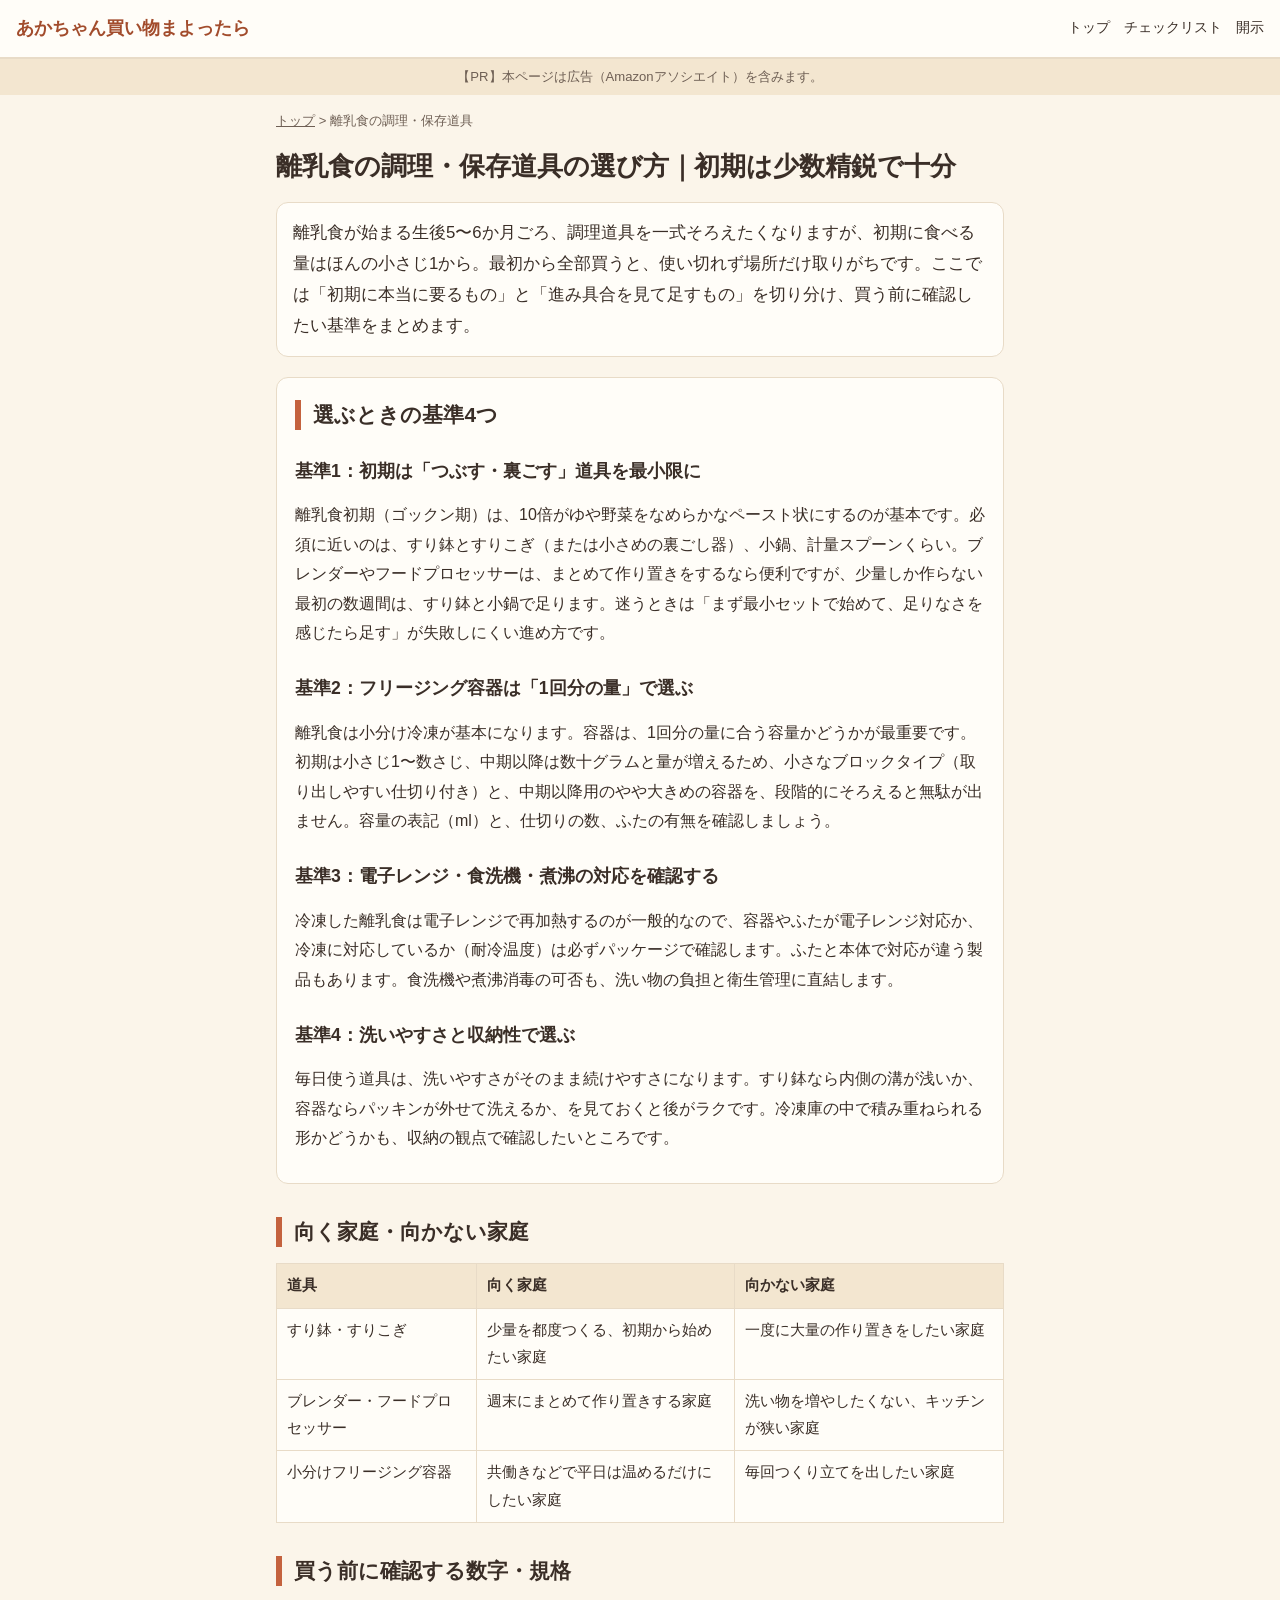
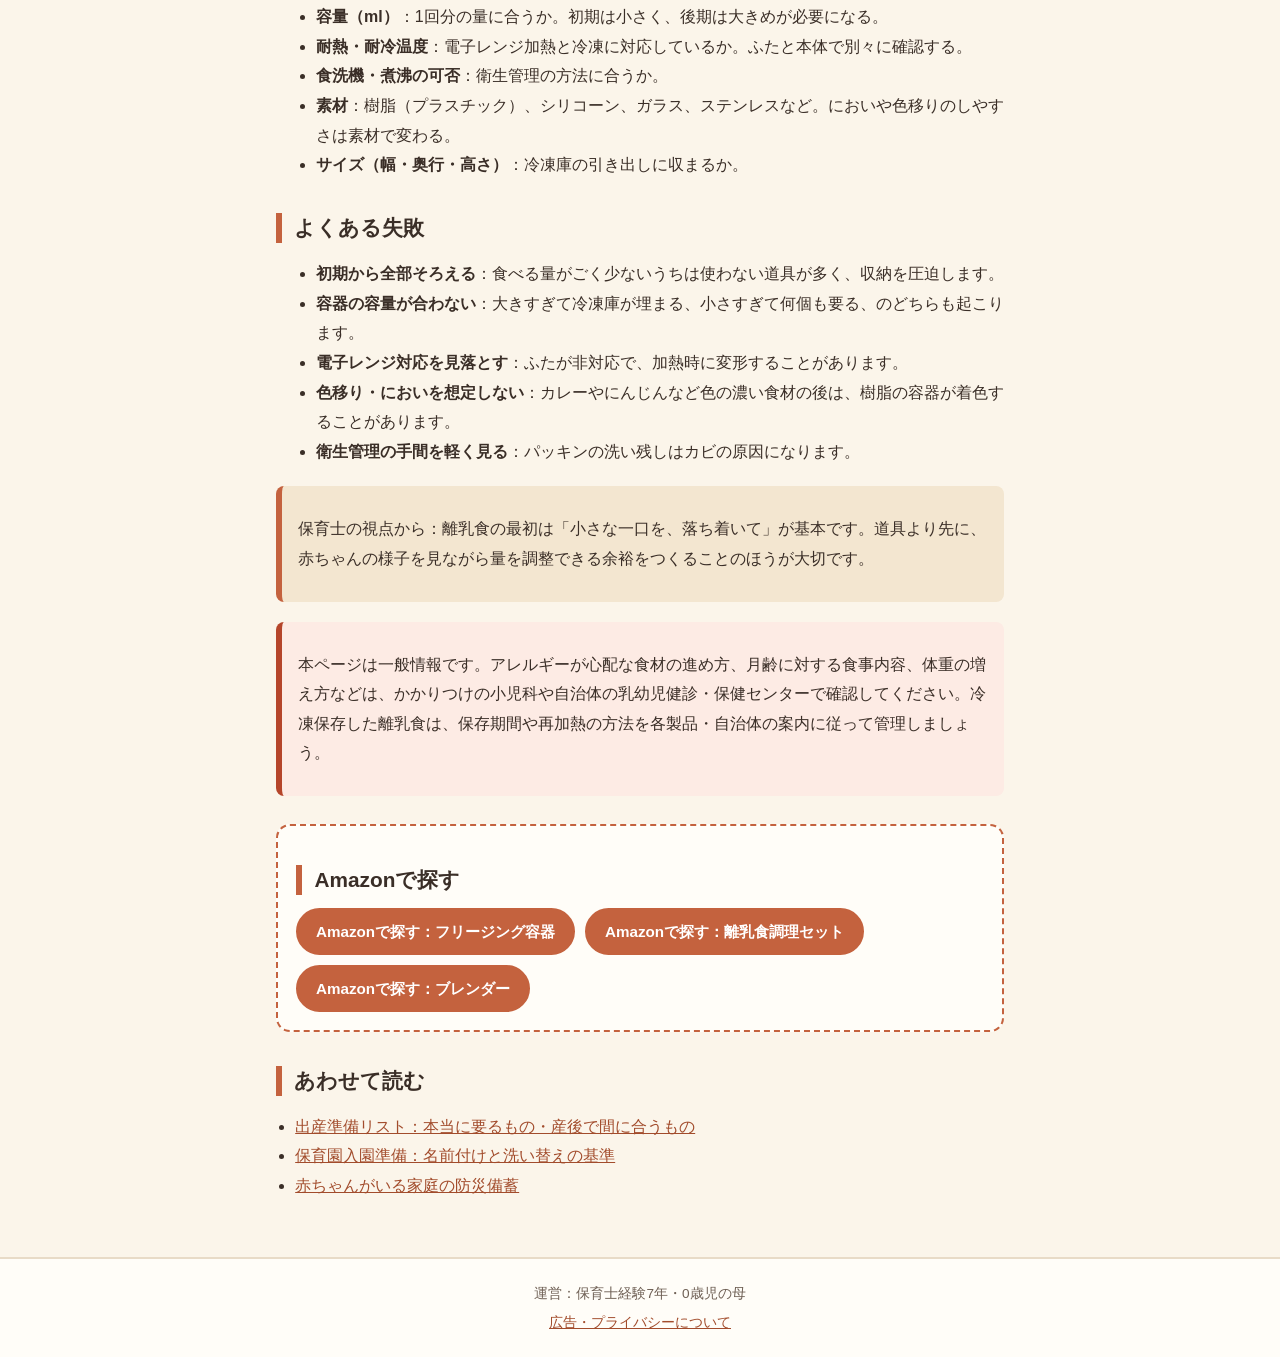
<file: guides/g09-rinyushoku.html>
<!DOCTYPE html><html lang="ja"><head><meta charset="utf-8"><meta name="viewport" content="width=device-width,initial-scale=1">
<title>離乳食の調理・保存道具の選び方｜あかちゃん買い物まよったら</title><meta name="description" content="離乳食の調理・保存道具を初期は少数精鋭で揃えるための選び方。フリージング容器の容量、電子レンジ対応、洗いやすさなど買う前に確認したい基準を保育士経験者がまとめました。">
<link rel="canonical" href="https://rinkagit.github.io/baby-navi/guides/g09-rinyushoku.html">
<meta property="og:title" content="離乳食の調理・保存道具の選び方｜あかちゃん買い物まよったら"><meta property="og:description" content="初期は少数精鋭。フリージング容器・すり鉢・小鍋など、買う前に確認したい基準をまとめました。"><meta property="og:type" content="article"><meta property="og:url" content="https://rinkagit.github.io/baby-navi/guides/g09-rinyushoku.html">
<link rel="stylesheet" href="../assets/style.css">
<script type="application/ld+json">{"@context":"https://schema.org","@type":"Article","headline":"離乳食の調理・保存道具の選び方","description":"離乳食の調理・保存道具を初期は少数精鋭で揃えるための選び方ガイド。","inLanguage":"ja","mainEntityOfPage":"https://rinkagit.github.io/baby-navi/guides/g09-rinyushoku.html","author":{"@type":"Person","name":"あかちゃん買い物まよったら運営者（保育士経験7年・0歳児の母）"},"publisher":{"@type":"Organization","name":"あかちゃん買い物まよったら"},"url":"https://rinkagit.github.io/baby-navi/guides/g09-rinyushoku.html","datePublished":"2026-11-02","dateModified":"2026-11-02"}</script>
<script type="application/ld+json">{"@context":"https://schema.org","@type":"BreadcrumbList","itemListElement":[{"@type":"ListItem","position":1,"name":"トップ","item":"https://rinkagit.github.io/baby-navi/index.html"},{"@type":"ListItem","position":2,"name":"離乳食の調理・保存道具","item":"https://rinkagit.github.io/baby-navi/guides/g09-rinyushoku.html"}]}</script></head>
<body><header class="site-header"><a class="site-title" href="../index.html">あかちゃん買い物まよったら</a><nav class="site-nav"><a href="../index.html">トップ</a><a href="../checklist.html">チェックリスト</a><a href="../disclosure.html">開示</a></nav></header>
<p class="pr-note">【PR】本ページは広告（Amazonアソシエイト）を含みます。</p>
<main class="container"><nav class="breadcrumb"><a href="../index.html">トップ</a> &gt; 離乳食の調理・保存道具</nav><article><h1>離乳食の調理・保存道具の選び方｜初期は少数精鋭で十分</h1>
<p class="lead">離乳食が始まる生後5〜6か月ごろ、調理道具を一式そろえたくなりますが、初期に食べる量はほんの小さじ1から。最初から全部買うと、使い切れず場所だけ取りがちです。ここでは「初期に本当に要るもの」と「進み具合を見て足すもの」を切り分け、買う前に確認したい基準をまとめます。</p>

<section class="criteria"><h2>選ぶときの基準4つ</h2>
<h3>基準1：初期は「つぶす・裏ごす」道具を最小限に</h3>
<p>離乳食初期（ゴックン期）は、10倍がゆや野菜をなめらかなペースト状にするのが基本です。必須に近いのは、すり鉢とすりこぎ（または小さめの裏ごし器）、小鍋、計量スプーンくらい。ブレンダーやフードプロセッサーは、まとめて作り置きをするなら便利ですが、少量しか作らない最初の数週間は、すり鉢と小鍋で足ります。迷うときは「まず最小セットで始めて、足りなさを感じたら足す」が失敗しにくい進め方です。</p>
<h3>基準2：フリージング容器は「1回分の量」で選ぶ</h3>
<p>離乳食は小分け冷凍が基本になります。容器は、1回分の量に合う容量かどうかが最重要です。初期は小さじ1〜数さじ、中期以降は数十グラムと量が増えるため、小さなブロックタイプ（取り出しやすい仕切り付き）と、中期以降用のやや大きめの容器を、段階的にそろえると無駄が出ません。容量の表記（ml）と、仕切りの数、ふたの有無を確認しましょう。</p>
<h3>基準3：電子レンジ・食洗機・煮沸の対応を確認する</h3>
<p>冷凍した離乳食は電子レンジで再加熱するのが一般的なので、容器やふたが電子レンジ対応か、冷凍に対応しているか（耐冷温度）は必ずパッケージで確認します。ふたと本体で対応が違う製品もあります。食洗機や煮沸消毒の可否も、洗い物の負担と衛生管理に直結します。</p>
<h3>基準4：洗いやすさと収納性で選ぶ</h3>
<p>毎日使う道具は、洗いやすさがそのまま続けやすさになります。すり鉢なら内側の溝が浅いか、容器ならパッキンが外せて洗えるか、を見ておくと後がラクです。冷凍庫の中で積み重ねられる形かどうかも、収納の観点で確認したいところです。</p>
</section>

<section><h2>向く家庭・向かない家庭</h2>
<table class="tbl"><thead><tr><th>道具</th><th>向く家庭</th><th>向かない家庭</th></tr></thead><tbody>
<tr><td>すり鉢・すりこぎ</td><td>少量を都度つくる、初期から始めたい家庭</td><td>一度に大量の作り置きをしたい家庭</td></tr>
<tr><td>ブレンダー・フードプロセッサー</td><td>週末にまとめて作り置きする家庭</td><td>洗い物を増やしたくない、キッチンが狭い家庭</td></tr>
<tr><td>小分けフリージング容器</td><td>共働きなどで平日は温めるだけにしたい家庭</td><td>毎回つくり立てを出したい家庭</td></tr>
</tbody></table>
</section>

<section><h2>買う前に確認する数字・規格</h2>
<ul>
<li><strong>容量（ml）</strong>：1回分の量に合うか。初期は小さく、後期は大きめが必要になる。</li>
<li><strong>耐熱・耐冷温度</strong>：電子レンジ加熱と冷凍に対応しているか。ふたと本体で別々に確認する。</li>
<li><strong>食洗機・煮沸の可否</strong>：衛生管理の方法に合うか。</li>
<li><strong>素材</strong>：樹脂（プラスチック）、シリコーン、ガラス、ステンレスなど。においや色移りのしやすさは素材で変わる。</li>
<li><strong>サイズ（幅・奥行・高さ）</strong>：冷凍庫の引き出しに収まるか。</li>
</ul>
</section>

<section><h2>よくある失敗</h2>
<ul>
<li><strong>初期から全部そろえる</strong>：食べる量がごく少ないうちは使わない道具が多く、収納を圧迫します。</li>
<li><strong>容器の容量が合わない</strong>：大きすぎて冷凍庫が埋まる、小さすぎて何個も要る、のどちらも起こります。</li>
<li><strong>電子レンジ対応を見落とす</strong>：ふたが非対応で、加熱時に変形することがあります。</li>
<li><strong>色移り・においを想定しない</strong>：カレーやにんじんなど色の濃い食材の後は、樹脂の容器が着色することがあります。</li>
<li><strong>衛生管理の手間を軽く見る</strong>：パッキンの洗い残しはカビの原因になります。</li>
</ul>
</section>

<aside class="callout"><p>保育士の視点から：離乳食の最初は「小さな一口を、落ち着いて」が基本です。道具より先に、赤ちゃんの様子を見ながら量を調整できる余裕をつくることのほうが大切です。</p></aside>
<aside class="callout callout-care"><p>本ページは一般情報です。アレルギーが心配な食材の進め方、月齢に対する食事内容、体重の増え方などは、かかりつけの小児科や自治体の乳幼児健診・保健センターで確認してください。冷凍保存した離乳食は、保存期間や再加熱の方法を各製品・自治体の案内に従って管理しましょう。</p></aside>

<section class="buy"><h2>Amazonで探す</h2><div class="btn-row"><a class="btn btn-amazon" data-search="離乳食 フリージング 小分け 容器" href="https://www.amazon.co.jp/s?k=%E9%9B%A2%E4%B9%B3%E9%A3%9F%20%E3%83%95%E3%83%AA%E3%83%BC%E3%82%B8%E3%83%B3%E3%82%B0%20%E5%B0%8F%E5%88%86%E3%81%91%20%E5%AE%B9%E5%99%A8" target="_blank" rel="sponsored nofollow noopener">Amazonで探す：フリージング容器</a><a class="btn btn-amazon" data-search="離乳食 調理セット すり鉢" href="https://www.amazon.co.jp/s?k=%E9%9B%A2%E4%B9%B3%E9%A3%9F%20%E8%AA%BF%E7%90%86%E3%82%BB%E3%83%83%E3%83%88%20%E3%81%99%E3%82%8A%E9%89%A2" target="_blank" rel="sponsored nofollow noopener">Amazonで探す：離乳食調理セット</a><a class="btn btn-amazon" data-search="離乳食 ブレンダー" href="https://www.amazon.co.jp/s?k=%E9%9B%A2%E4%B9%B3%E9%A3%9F%20%E3%83%96%E3%83%AC%E3%83%B3%E3%83%80%E3%83%BC" target="_blank" rel="sponsored nofollow noopener">Amazonで探す：ブレンダー</a></div></section>
<section class="related"><h2>あわせて読む</h2><ul><li><a href="g12-shussan.html">出産準備リスト：本当に要るもの・産後で間に合うもの</a></li><li><a href="g10-hoikuen.html">保育園入園準備：名前付けと洗い替えの基準</a></li><li><a href="g11-bousai.html">赤ちゃんがいる家庭の防災備蓄</a></li></ul></section>
</article></main>
<footer class="site-footer"><p>運営：保育士経験7年・0歳児の母</p><p><a href="../disclosure.html">広告・プライバシーについて</a></p></footer>
<script src="../assets/config.js"></script><script src="../assets/main.js"></script></body></html>
</file>
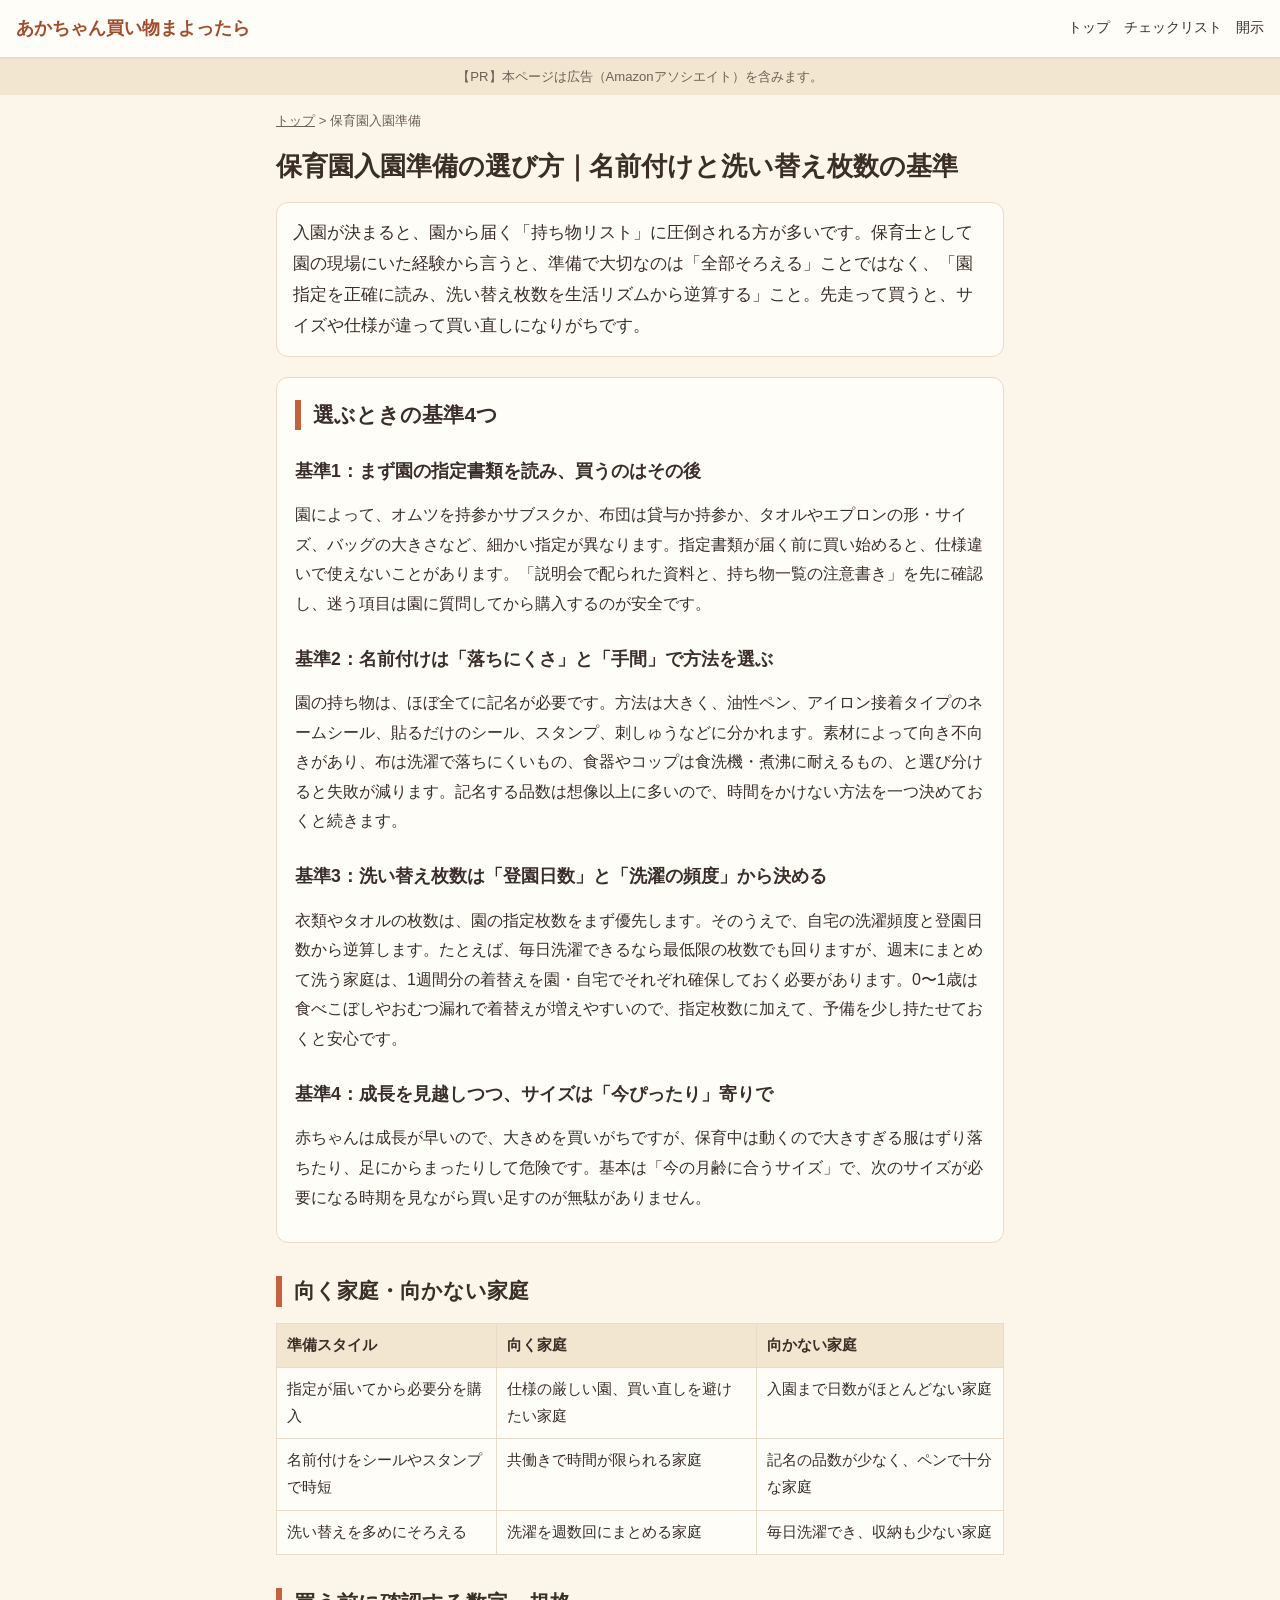
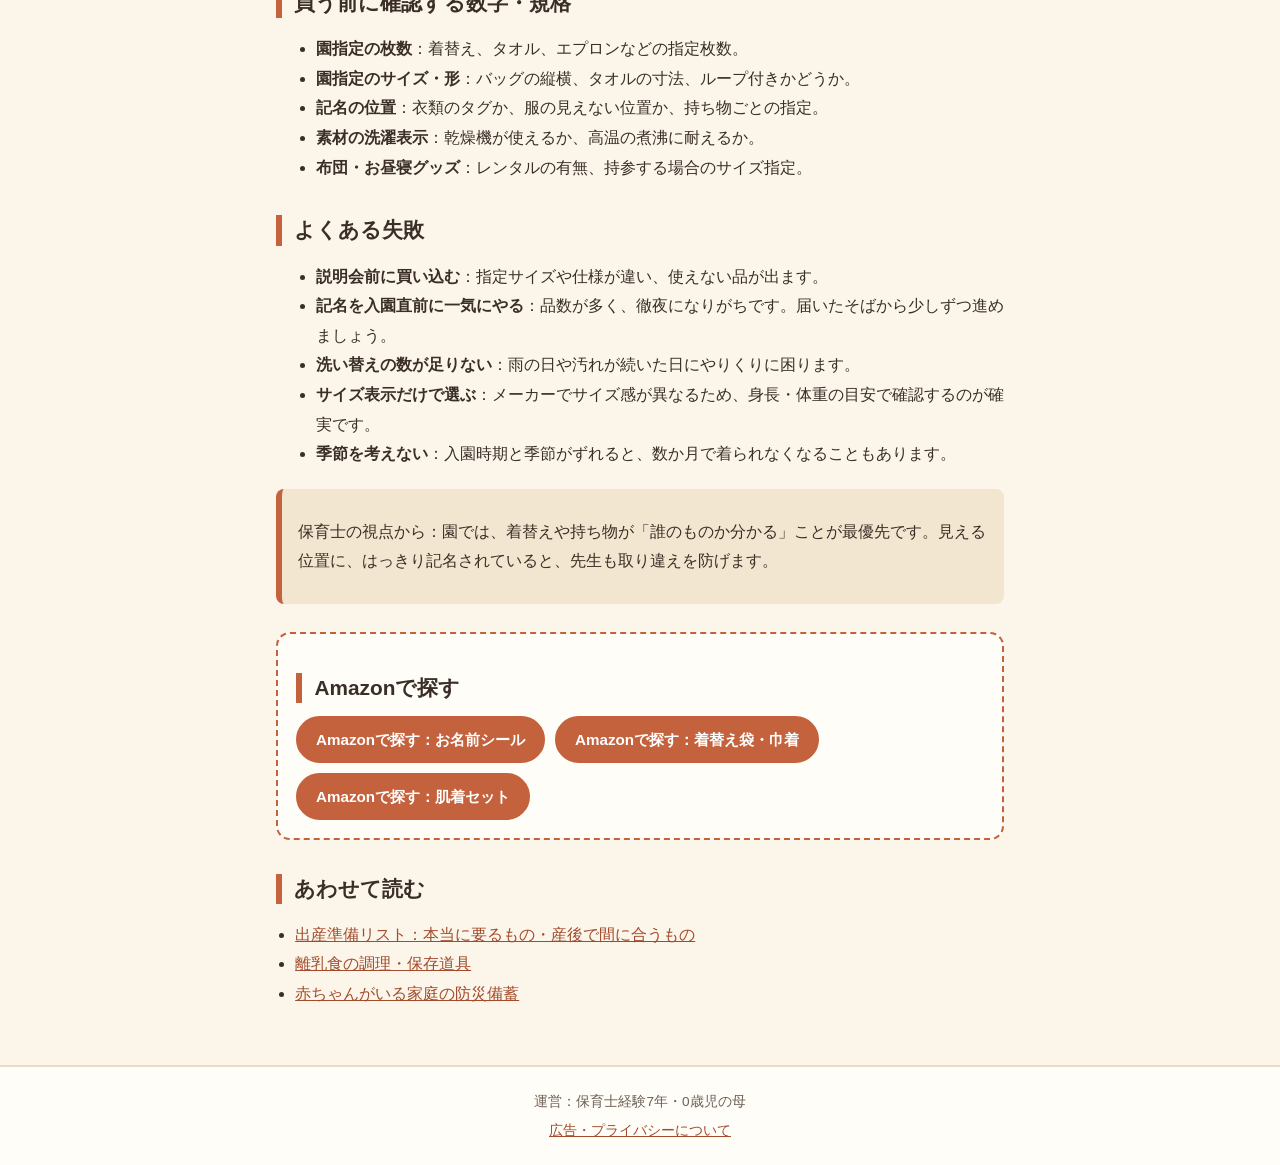
<file: guides/g10-hoikuen.html>
<!DOCTYPE html><html lang="ja"><head><meta charset="utf-8"><meta name="viewport" content="width=device-width,initial-scale=1">
<title>保育園入園準備の選び方｜名前付け・洗い替え枚数の基準｜あかちゃん買い物まよったら</title><meta name="description" content="保育園入園準備で何をいくつ買うか。名前付けの方法、洗い替え枚数の考え方、園指定の読み方を保育士経験7年の視点で整理しました。買ってから後悔しないための確認ポイント付き。">
<link rel="canonical" href="https://rinkagit.github.io/baby-navi/guides/g10-hoikuen.html">
<meta property="og:title" content="保育園入園準備の選び方｜名前付け・洗い替え枚数の基準｜あかちゃん買い物まよったら"><meta property="og:description" content="園指定を読み解き、名前付けと洗い替え枚数の基準で無駄なく準備するための考え方。"><meta property="og:type" content="article"><meta property="og:url" content="https://rinkagit.github.io/baby-navi/guides/g10-hoikuen.html">
<link rel="stylesheet" href="../assets/style.css">
<script type="application/ld+json">{"@context":"https://schema.org","@type":"Article","headline":"保育園入園準備の選び方：名前付け・洗い替え枚数の基準","description":"保育園入園準備で何をいくつ買うか、名前付けと洗い替え枚数、園指定の読み方を整理したガイド。","inLanguage":"ja","mainEntityOfPage":"https://rinkagit.github.io/baby-navi/guides/g10-hoikuen.html","author":{"@type":"Person","name":"あかちゃん買い物まよったら運営者（保育士経験7年・0歳児の母）"},"publisher":{"@type":"Organization","name":"あかちゃん買い物まよったら"},"url":"https://rinkagit.github.io/baby-navi/guides/g10-hoikuen.html","datePublished":"2026-11-02","dateModified":"2026-11-02"}</script>
<script type="application/ld+json">{"@context":"https://schema.org","@type":"BreadcrumbList","itemListElement":[{"@type":"ListItem","position":1,"name":"トップ","item":"https://rinkagit.github.io/baby-navi/index.html"},{"@type":"ListItem","position":2,"name":"保育園入園準備","item":"https://rinkagit.github.io/baby-navi/guides/g10-hoikuen.html"}]}</script></head>
<body><header class="site-header"><a class="site-title" href="../index.html">あかちゃん買い物まよったら</a><nav class="site-nav"><a href="../index.html">トップ</a><a href="../checklist.html">チェックリスト</a><a href="../disclosure.html">開示</a></nav></header>
<p class="pr-note">【PR】本ページは広告（Amazonアソシエイト）を含みます。</p>
<main class="container"><nav class="breadcrumb"><a href="../index.html">トップ</a> &gt; 保育園入園準備</nav><article><h1>保育園入園準備の選び方｜名前付けと洗い替え枚数の基準</h1>
<p class="lead">入園が決まると、園から届く「持ち物リスト」に圧倒される方が多いです。保育士として園の現場にいた経験から言うと、準備で大切なのは「全部そろえる」ことではなく、「園指定を正確に読み、洗い替え枚数を生活リズムから逆算する」こと。先走って買うと、サイズや仕様が違って買い直しになりがちです。</p>

<section class="criteria"><h2>選ぶときの基準4つ</h2>
<h3>基準1：まず園の指定書類を読み、買うのはその後</h3>
<p>園によって、オムツを持参かサブスクか、布団は貸与か持参か、タオルやエプロンの形・サイズ、バッグの大きさなど、細かい指定が異なります。指定書類が届く前に買い始めると、仕様違いで使えないことがあります。「説明会で配られた資料と、持ち物一覧の注意書き」を先に確認し、迷う項目は園に質問してから購入するのが安全です。</p>
<h3>基準2：名前付けは「落ちにくさ」と「手間」で方法を選ぶ</h3>
<p>園の持ち物は、ほぼ全てに記名が必要です。方法は大きく、油性ペン、アイロン接着タイプのネームシール、貼るだけのシール、スタンプ、刺しゅうなどに分かれます。素材によって向き不向きがあり、布は洗濯で落ちにくいもの、食器やコップは食洗機・煮沸に耐えるもの、と選び分けると失敗が減ります。記名する品数は想像以上に多いので、時間をかけない方法を一つ決めておくと続きます。</p>
<h3>基準3：洗い替え枚数は「登園日数」と「洗濯の頻度」から決める</h3>
<p>衣類やタオルの枚数は、園の指定枚数をまず優先します。そのうえで、自宅の洗濯頻度と登園日数から逆算します。たとえば、毎日洗濯できるなら最低限の枚数でも回りますが、週末にまとめて洗う家庭は、1週間分の着替えを園・自宅でそれぞれ確保しておく必要があります。0〜1歳は食べこぼしやおむつ漏れで着替えが増えやすいので、指定枚数に加えて、予備を少し持たせておくと安心です。</p>
<h3>基準4：成長を見越しつつ、サイズは「今ぴったり」寄りで</h3>
<p>赤ちゃんは成長が早いので、大きめを買いがちですが、保育中は動くので大きすぎる服はずり落ちたり、足にからまったりして危険です。基本は「今の月齢に合うサイズ」で、次のサイズが必要になる時期を見ながら買い足すのが無駄がありません。</p>
</section>

<section><h2>向く家庭・向かない家庭</h2>
<table class="tbl"><thead><tr><th>準備スタイル</th><th>向く家庭</th><th>向かない家庭</th></tr></thead><tbody>
<tr><td>指定が届いてから必要分を購入</td><td>仕様の厳しい園、買い直しを避けたい家庭</td><td>入園まで日数がほとんどない家庭</td></tr>
<tr><td>名前付けをシールやスタンプで時短</td><td>共働きで時間が限られる家庭</td><td>記名の品数が少なく、ペンで十分な家庭</td></tr>
<tr><td>洗い替えを多めにそろえる</td><td>洗濯を週数回にまとめる家庭</td><td>毎日洗濯でき、収納も少ない家庭</td></tr>
</tbody></table>
</section>

<section><h2>買う前に確認する数字・規格</h2>
<ul>
<li><strong>園指定の枚数</strong>：着替え、タオル、エプロンなどの指定枚数。</li>
<li><strong>園指定のサイズ・形</strong>：バッグの縦横、タオルの寸法、ループ付きかどうか。</li>
<li><strong>記名の位置</strong>：衣類のタグか、服の見えない位置か、持ち物ごとの指定。</li>
<li><strong>素材の洗濯表示</strong>：乾燥機が使えるか、高温の煮沸に耐えるか。</li>
<li><strong>布団・お昼寝グッズ</strong>：レンタルの有無、持参する場合のサイズ指定。</li>
</ul>
</section>

<section><h2>よくある失敗</h2>
<ul>
<li><strong>説明会前に買い込む</strong>：指定サイズや仕様が違い、使えない品が出ます。</li>
<li><strong>記名を入園直前に一気にやる</strong>：品数が多く、徹夜になりがちです。届いたそばから少しずつ進めましょう。</li>
<li><strong>洗い替えの数が足りない</strong>：雨の日や汚れが続いた日にやりくりに困ります。</li>
<li><strong>サイズ表示だけで選ぶ</strong>：メーカーでサイズ感が異なるため、身長・体重の目安で確認するのが確実です。</li>
<li><strong>季節を考えない</strong>：入園時期と季節がずれると、数か月で着られなくなることもあります。</li>
</ul>
</section>

<aside class="callout"><p>保育士の視点から：園では、着替えや持ち物が「誰のものか分かる」ことが最優先です。見える位置に、はっきり記名されていると、先生も取り違えを防げます。</p></aside>

<section class="buy"><h2>Amazonで探す</h2><div class="btn-row"><a class="btn btn-amazon" data-search="保育園 お名前シール 防水 洗濯対応" href="https://www.amazon.co.jp/s?k=%E4%BF%9D%E8%82%B2%E5%9C%92%20%E3%81%8A%E5%90%8D%E5%89%8D%E3%82%B7%E3%83%BC%E3%83%AB%20%E9%98%B2%E6%B0%B4%20%E6%B4%97%E6%BF%AF%E5%AF%BE%E5%BF%9C" target="_blank" rel="sponsored nofollow noopener">Amazonで探す：お名前シール</a><a class="btn btn-amazon" data-search="保育園 着替え 袋 巾着 入園準備" href="https://www.amazon.co.jp/s?k=%E4%BF%9D%E8%82%B2%E5%9C%92%20%E7%9D%80%E6%9B%BF%E3%81%88%20%E8%A2%8B%20%E5%B7%BE%E7%9D%80%20%E5%85%A5%E5%9C%92%E6%BA%96%E5%82%99" target="_blank" rel="sponsored nofollow noopener">Amazonで探す：着替え袋・巾着</a><a class="btn btn-amazon" data-search="ベビー 肌着 セット 綿100%" href="https://www.amazon.co.jp/s?k=%E3%83%99%E3%83%93%E3%83%BC%20%E8%82%8C%E7%9D%80%20%E3%82%BB%E3%83%83%E3%83%88%20%E7%B6%BF100%25" target="_blank" rel="sponsored nofollow noopener">Amazonで探す：肌着セット</a></div></section>
<section class="related"><h2>あわせて読む</h2><ul><li><a href="g12-shussan.html">出産準備リスト：本当に要るもの・産後で間に合うもの</a></li><li><a href="g09-rinyushoku.html">離乳食の調理・保存道具</a></li><li><a href="g11-bousai.html">赤ちゃんがいる家庭の防災備蓄</a></li></ul></section>
</article></main>
<footer class="site-footer"><p>運営：保育士経験7年・0歳児の母</p><p><a href="../disclosure.html">広告・プライバシーについて</a></p></footer>
<script src="../assets/config.js"></script><script src="../assets/main.js"></script></body></html>
</file>
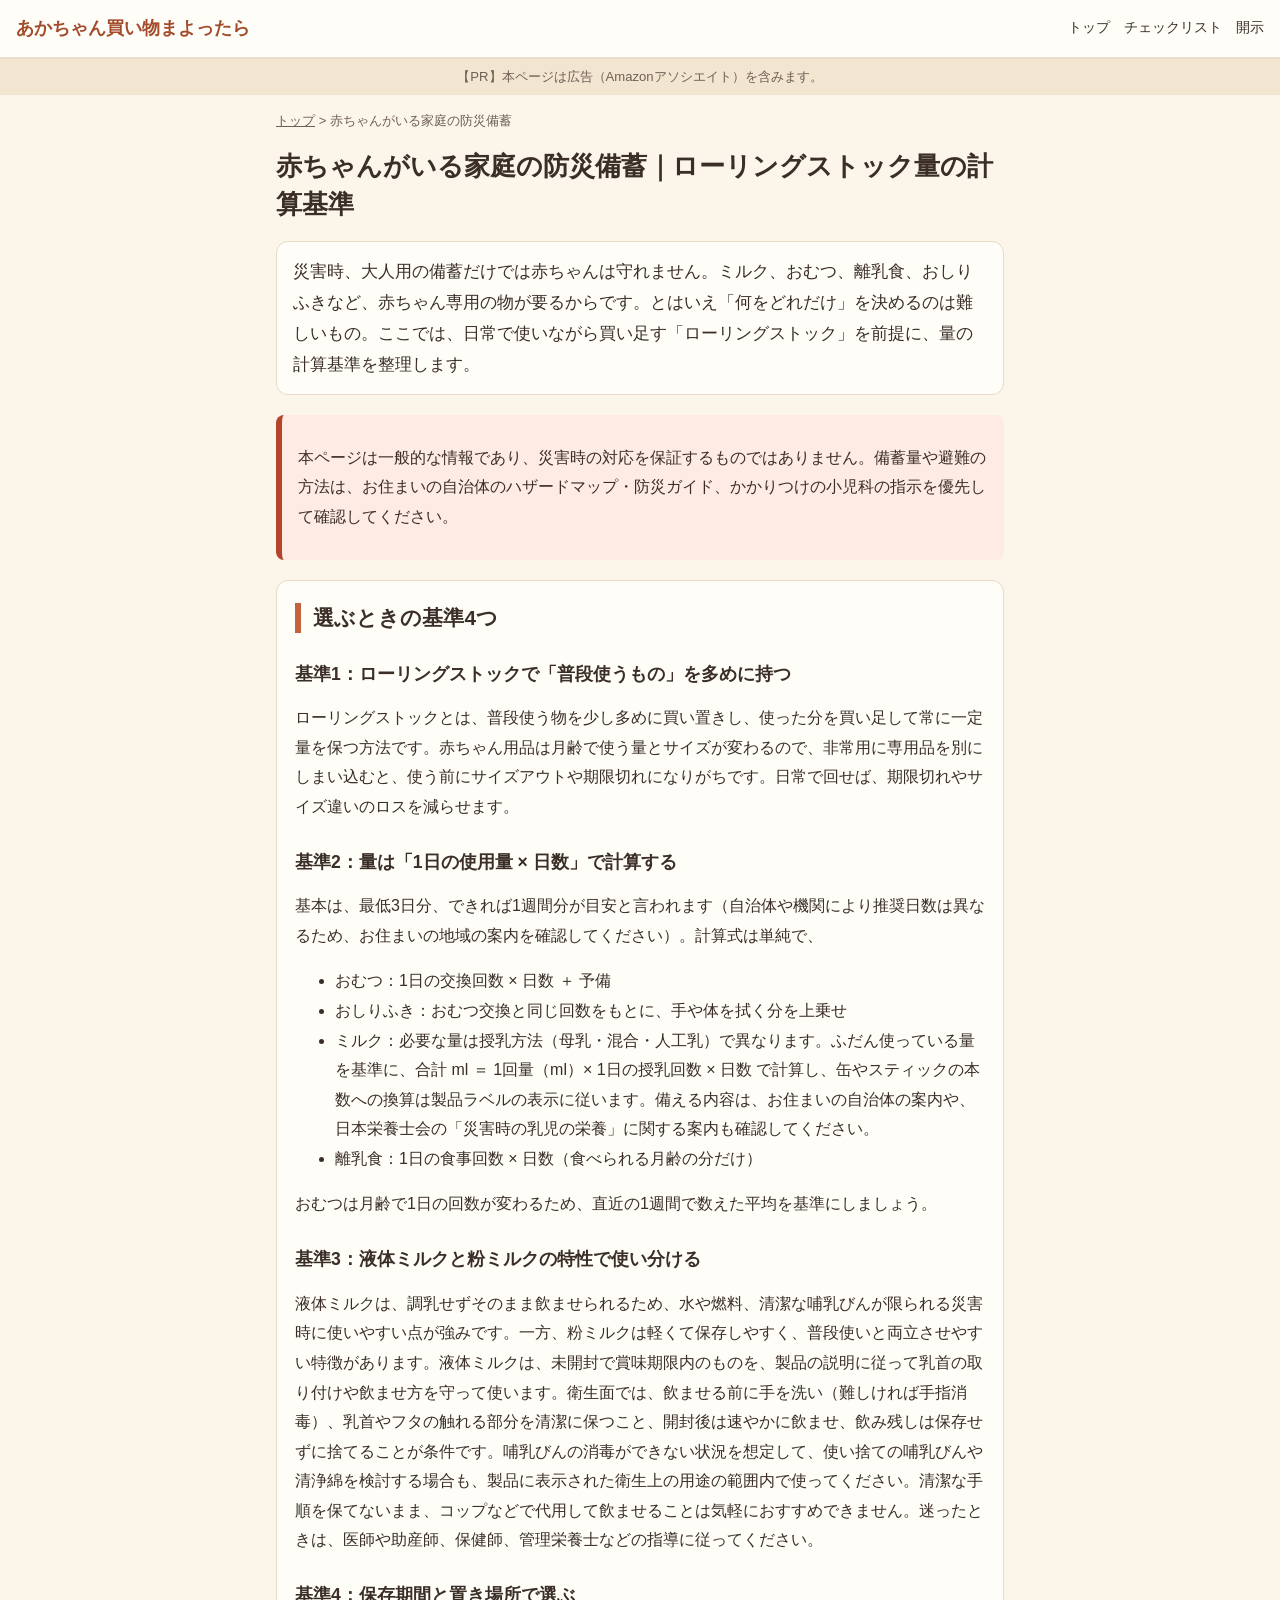
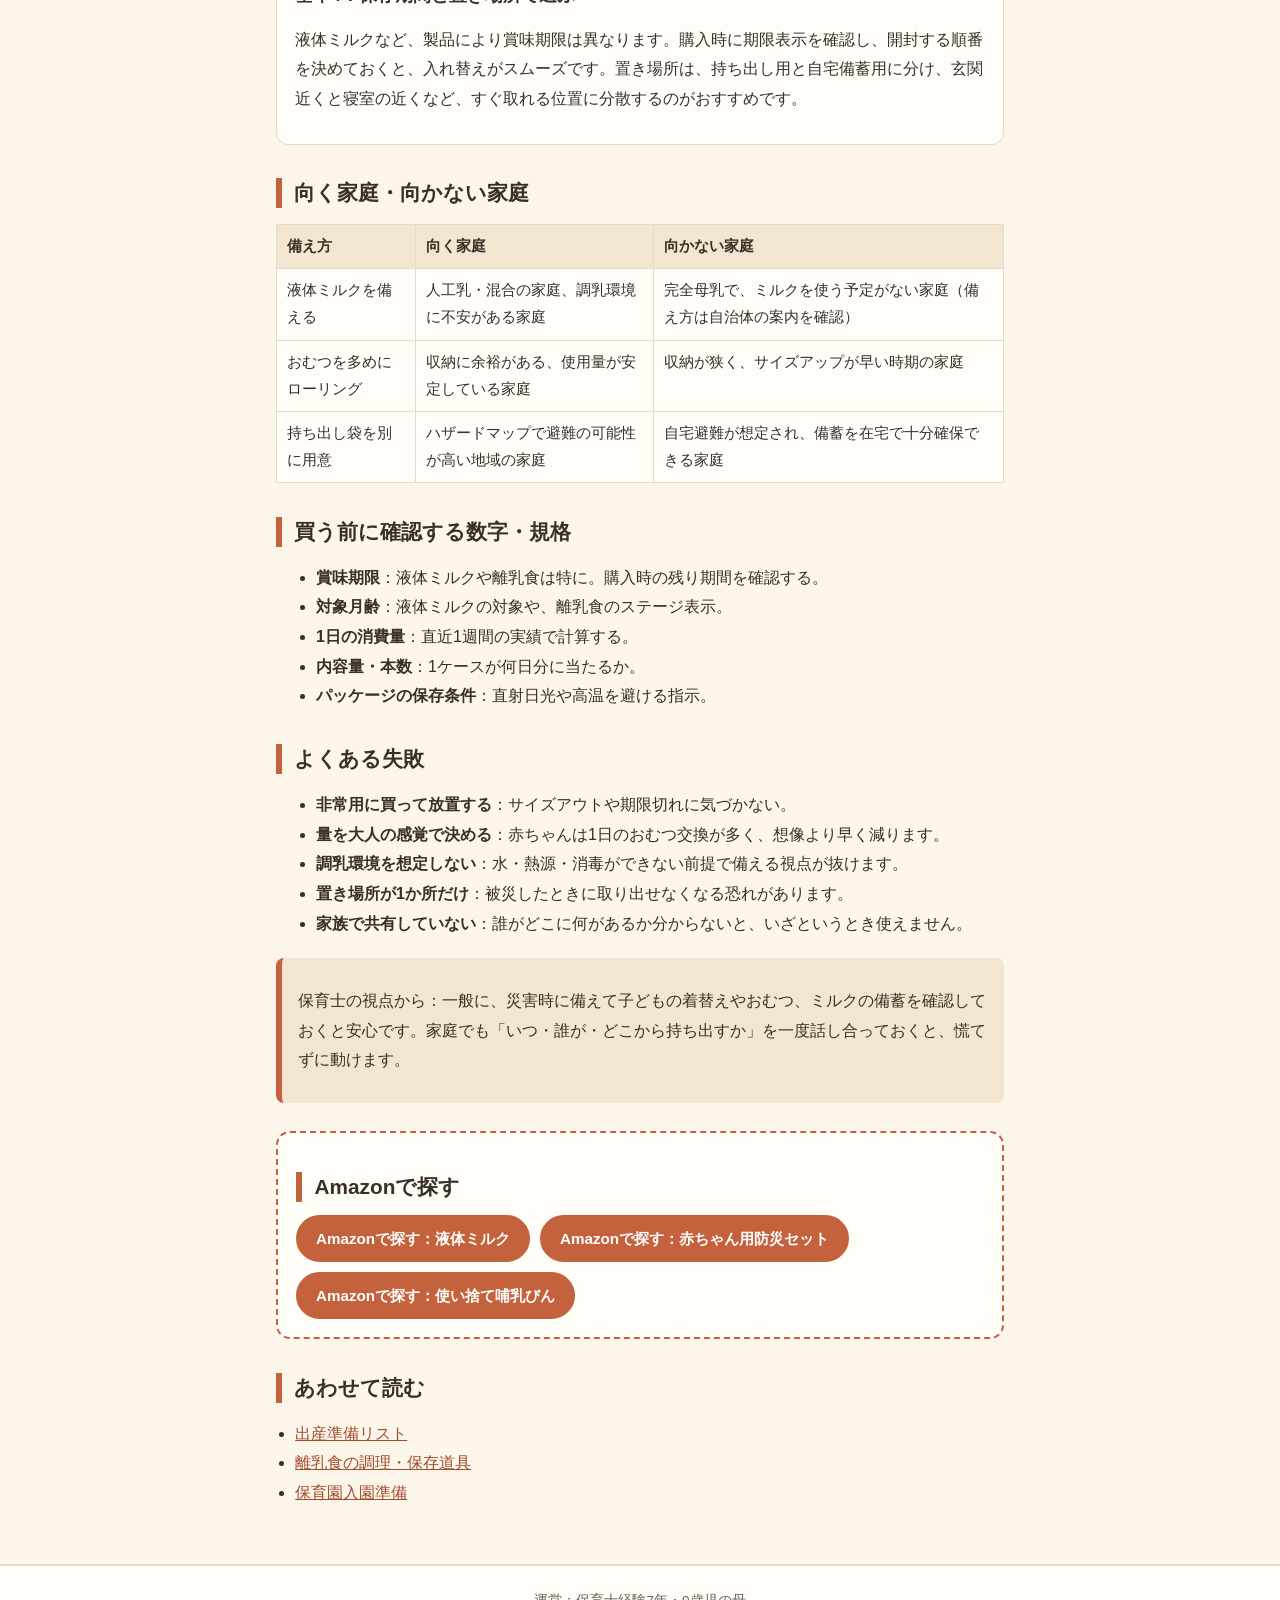
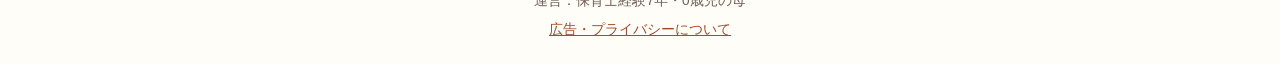
<file: guides/g11-bousai.html>
<!DOCTYPE html><html lang="ja"><head><meta charset="utf-8"><meta name="viewport" content="width=device-width,initial-scale=1">
<title>赤ちゃんがいる家庭の防災備蓄の選び方｜ローリングストック量の計算｜あかちゃん買い物まよったら</title><meta name="description" content="赤ちゃんがいる家庭の防災備蓄を、液体ミルク・おむつ・離乳食のローリングストック量の計算基準で整理。最低3日、できれば1週間分を目安にした考え方と、買う前に確認する点をまとめました。">
<link rel="canonical" href="https://rinkagit.github.io/baby-navi/guides/g11-bousai.html">
<meta property="og:title" content="赤ちゃんがいる家庭の防災備蓄の選び方｜ローリングストック量の計算｜あかちゃん買い物まよったら"><meta property="og:description" content="液体ミルク・おむつ・離乳食を、日常使いで回すローリングストックで備える量の計算基準。"><meta property="og:type" content="article"><meta property="og:url" content="https://rinkagit.github.io/baby-navi/guides/g11-bousai.html">
<link rel="stylesheet" href="../assets/style.css">
<script type="application/ld+json">{"@context":"https://schema.org","@type":"Article","headline":"赤ちゃんがいる家庭の防災備蓄の選び方：ローリングストック量の計算","description":"液体ミルク、おむつ、離乳食などのローリングストック量を計算する基準をまとめたガイド。","inLanguage":"ja","mainEntityOfPage":"https://rinkagit.github.io/baby-navi/guides/g11-bousai.html","author":{"@type":"Person","name":"あかちゃん買い物まよったら運営者（保育士経験7年・0歳児の母）"},"publisher":{"@type":"Organization","name":"あかちゃん買い物まよったら"},"url":"https://rinkagit.github.io/baby-navi/guides/g11-bousai.html","datePublished":"2026-11-02","dateModified":"2026-11-02"}</script>
<script type="application/ld+json">{"@context":"https://schema.org","@type":"BreadcrumbList","itemListElement":[{"@type":"ListItem","position":1,"name":"トップ","item":"https://rinkagit.github.io/baby-navi/index.html"},{"@type":"ListItem","position":2,"name":"赤ちゃんがいる家庭の防災備蓄","item":"https://rinkagit.github.io/baby-navi/guides/g11-bousai.html"}]}</script></head>
<body><header class="site-header"><a class="site-title" href="../index.html">あかちゃん買い物まよったら</a><nav class="site-nav"><a href="../index.html">トップ</a><a href="../checklist.html">チェックリスト</a><a href="../disclosure.html">開示</a></nav></header>
<p class="pr-note">【PR】本ページは広告（Amazonアソシエイト）を含みます。</p>
<main class="container"><nav class="breadcrumb"><a href="../index.html">トップ</a> &gt; 赤ちゃんがいる家庭の防災備蓄</nav><article><h1>赤ちゃんがいる家庭の防災備蓄｜ローリングストック量の計算基準</h1>
<p class="lead">災害時、大人用の備蓄だけでは赤ちゃんは守れません。ミルク、おむつ、離乳食、おしりふきなど、赤ちゃん専用の物が要るからです。とはいえ「何をどれだけ」を決めるのは難しいもの。ここでは、日常で使いながら買い足す「ローリングストック」を前提に、量の計算基準を整理します。</p>

<aside class="callout callout-care"><p>本ページは一般的な情報であり、災害時の対応を保証するものではありません。備蓄量や避難の方法は、お住まいの自治体のハザードマップ・防災ガイド、かかりつけの小児科の指示を優先して確認してください。</p></aside>

<section class="criteria"><h2>選ぶときの基準4つ</h2>
<h3>基準1：ローリングストックで「普段使うもの」を多めに持つ</h3>
<p>ローリングストックとは、普段使う物を少し多めに買い置きし、使った分を買い足して常に一定量を保つ方法です。赤ちゃん用品は月齢で使う量とサイズが変わるので、非常用に専用品を別にしまい込むと、使う前にサイズアウトや期限切れになりがちです。日常で回せば、期限切れやサイズ違いのロスを減らせます。</p>
<h3>基準2：量は「1日の使用量 × 日数」で計算する</h3>
<p>基本は、最低3日分、できれば1週間分が目安と言われます（自治体や機関により推奨日数は異なるため、お住まいの地域の案内を確認してください）。計算式は単純で、</p>
<ul>
<li>おむつ：1日の交換回数 × 日数 ＋ 予備</li>
<li>おしりふき：おむつ交換と同じ回数をもとに、手や体を拭く分を上乗せ</li>
<li>ミルク：必要な量は授乳方法（母乳・混合・人工乳）で異なります。ふだん使っている量を基準に、合計 ml ＝ 1回量（ml）× 1日の授乳回数 × 日数 で計算し、缶やスティックの本数への換算は製品ラベルの表示に従います。備える内容は、お住まいの自治体の案内や、日本栄養士会の「災害時の乳児の栄養」に関する案内も確認してください。</li>
<li>離乳食：1日の食事回数 × 日数（食べられる月齢の分だけ）</li>
</ul>
<p>おむつは月齢で1日の回数が変わるため、直近の1週間で数えた平均を基準にしましょう。</p>
<h3>基準3：液体ミルクと粉ミルクの特性で使い分ける</h3>
<p>液体ミルクは、調乳せずそのまま飲ませられるため、水や燃料、清潔な哺乳びんが限られる災害時に使いやすい点が強みです。一方、粉ミルクは軽くて保存しやすく、普段使いと両立させやすい特徴があります。液体ミルクは、未開封で賞味期限内のものを、製品の説明に従って乳首の取り付けや飲ませ方を守って使います。衛生面では、飲ませる前に手を洗い（難しければ手指消毒）、乳首やフタの触れる部分を清潔に保つこと、開封後は速やかに飲ませ、飲み残しは保存せずに捨てることが条件です。哺乳びんの消毒ができない状況を想定して、使い捨ての哺乳びんや清浄綿を検討する場合も、製品に表示された衛生上の用途の範囲内で使ってください。清潔な手順を保てないまま、コップなどで代用して飲ませることは気軽におすすめできません。迷ったときは、医師や助産師、保健師、管理栄養士などの指導に従ってください。</p>
<h3>基準4：保存期間と置き場所で選ぶ</h3>
<p>液体ミルクなど、製品により賞味期限は異なります。購入時に期限表示を確認し、開封する順番を決めておくと、入れ替えがスムーズです。置き場所は、持ち出し用と自宅備蓄用に分け、玄関近くと寝室の近くなど、すぐ取れる位置に分散するのがおすすめです。</p>
</section>

<section><h2>向く家庭・向かない家庭</h2>
<table class="tbl"><thead><tr><th>備え方</th><th>向く家庭</th><th>向かない家庭</th></tr></thead><tbody>
<tr><td>液体ミルクを備える</td><td>人工乳・混合の家庭、調乳環境に不安がある家庭</td><td>完全母乳で、ミルクを使う予定がない家庭（備え方は自治体の案内を確認）</td></tr>
<tr><td>おむつを多めにローリング</td><td>収納に余裕がある、使用量が安定している家庭</td><td>収納が狭く、サイズアップが早い時期の家庭</td></tr>
<tr><td>持ち出し袋を別に用意</td><td>ハザードマップで避難の可能性が高い地域の家庭</td><td>自宅避難が想定され、備蓄を在宅で十分確保できる家庭</td></tr>
</tbody></table>
</section>

<section><h2>買う前に確認する数字・規格</h2>
<ul>
<li><strong>賞味期限</strong>：液体ミルクや離乳食は特に。購入時の残り期間を確認する。</li>
<li><strong>対象月齢</strong>：液体ミルクの対象や、離乳食のステージ表示。</li>
<li><strong>1日の消費量</strong>：直近1週間の実績で計算する。</li>
<li><strong>内容量・本数</strong>：1ケースが何日分に当たるか。</li>
<li><strong>パッケージの保存条件</strong>：直射日光や高温を避ける指示。</li>
</ul>
</section>

<section><h2>よくある失敗</h2>
<ul>
<li><strong>非常用に買って放置する</strong>：サイズアウトや期限切れに気づかない。</li>
<li><strong>量を大人の感覚で決める</strong>：赤ちゃんは1日のおむつ交換が多く、想像より早く減ります。</li>
<li><strong>調乳環境を想定しない</strong>：水・熱源・消毒ができない前提で備える視点が抜けます。</li>
<li><strong>置き場所が1か所だけ</strong>：被災したときに取り出せなくなる恐れがあります。</li>
<li><strong>家族で共有していない</strong>：誰がどこに何があるか分からないと、いざというとき使えません。</li>
</ul>
</section>

<aside class="callout"><p>保育士の視点から：一般に、災害時に備えて子どもの着替えやおむつ、ミルクの備蓄を確認しておくと安心です。家庭でも「いつ・誰が・どこから持ち出すか」を一度話し合っておくと、慌てずに動けます。</p></aside>

<section class="buy"><h2>Amazonで探す</h2><div class="btn-row"><a class="btn btn-amazon" data-search="液体ミルク 乳児用 常温保存" href="https://www.amazon.co.jp/s?k=%E6%B6%B2%E4%BD%93%E3%83%9F%E3%83%AB%E3%82%AF%20%E4%B9%B3%E5%85%90%E7%94%A8%20%E5%B8%B8%E6%B8%A9%E4%BF%9D%E5%AD%98" target="_blank" rel="sponsored nofollow noopener">Amazonで探す：液体ミルク</a><a class="btn btn-amazon" data-search="赤ちゃん 防災セット 避難 持ち出し" href="https://www.amazon.co.jp/s?k=%E8%B5%A4%E3%81%A1%E3%82%83%E3%82%93%20%E9%98%B2%E7%81%BD%E3%82%BB%E3%83%83%E3%83%88%20%E9%81%BF%E9%9B%A3%20%E6%8C%81%E3%81%A1%E5%87%BA%E3%81%97" target="_blank" rel="sponsored nofollow noopener">Amazonで探す：赤ちゃん用防災セット</a><a class="btn btn-amazon" data-search="使い捨て 哺乳びん 衛生 災害" href="https://www.amazon.co.jp/s?k=%E4%BD%BF%E3%81%84%E6%8D%A8%E3%81%A6%20%E5%93%BA%E4%B9%B3%E3%81%B3%E3%82%93%20%E8%A1%9B%E7%94%9F%20%E7%81%BD%E5%AE%B3" target="_blank" rel="sponsored nofollow noopener">Amazonで探す：使い捨て哺乳びん</a></div></section>
<section class="related"><h2>あわせて読む</h2><ul><li><a href="g12-shussan.html">出産準備リスト</a></li><li><a href="g09-rinyushoku.html">離乳食の調理・保存道具</a></li><li><a href="g10-hoikuen.html">保育園入園準備</a></li></ul></section>
</article></main>
<footer class="site-footer"><p>運営：保育士経験7年・0歳児の母</p><p><a href="../disclosure.html">広告・プライバシーについて</a></p></footer>
<script src="../assets/config.js"></script><script src="../assets/main.js"></script></body></html>
</file>
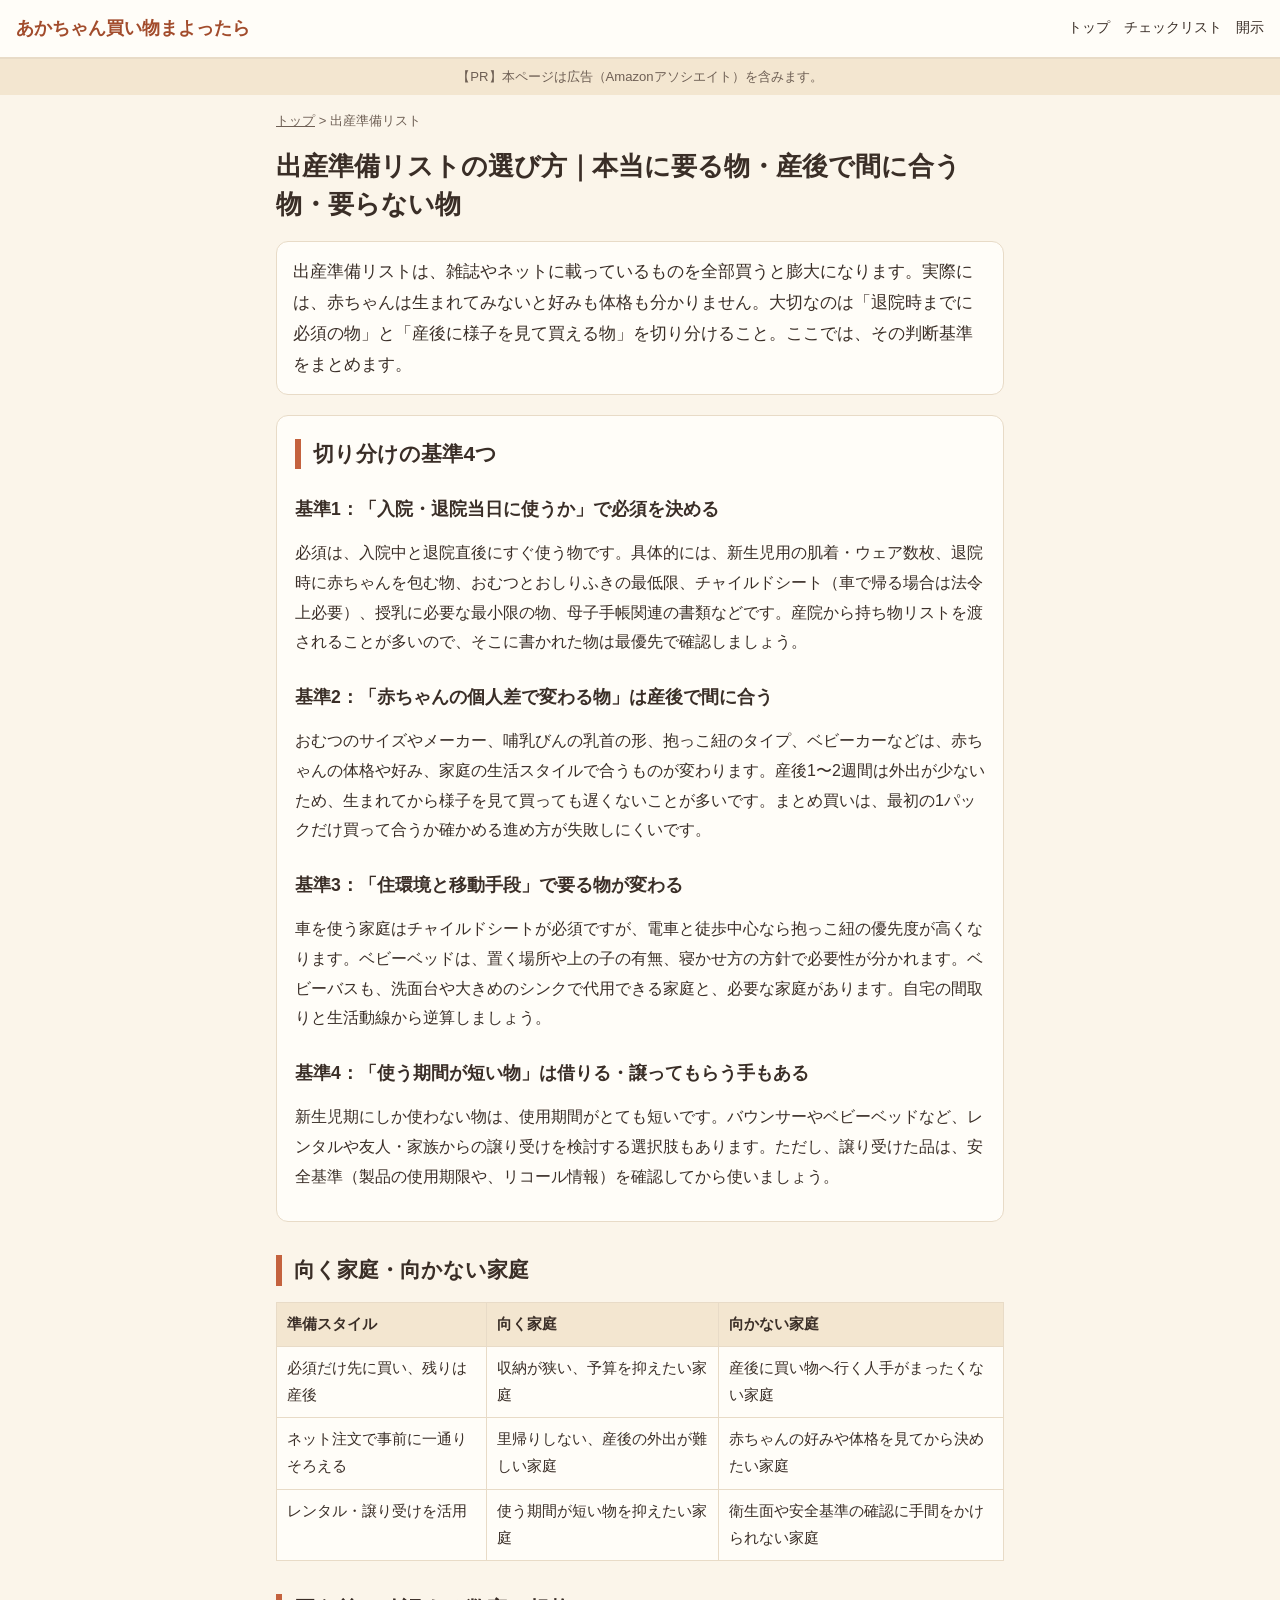
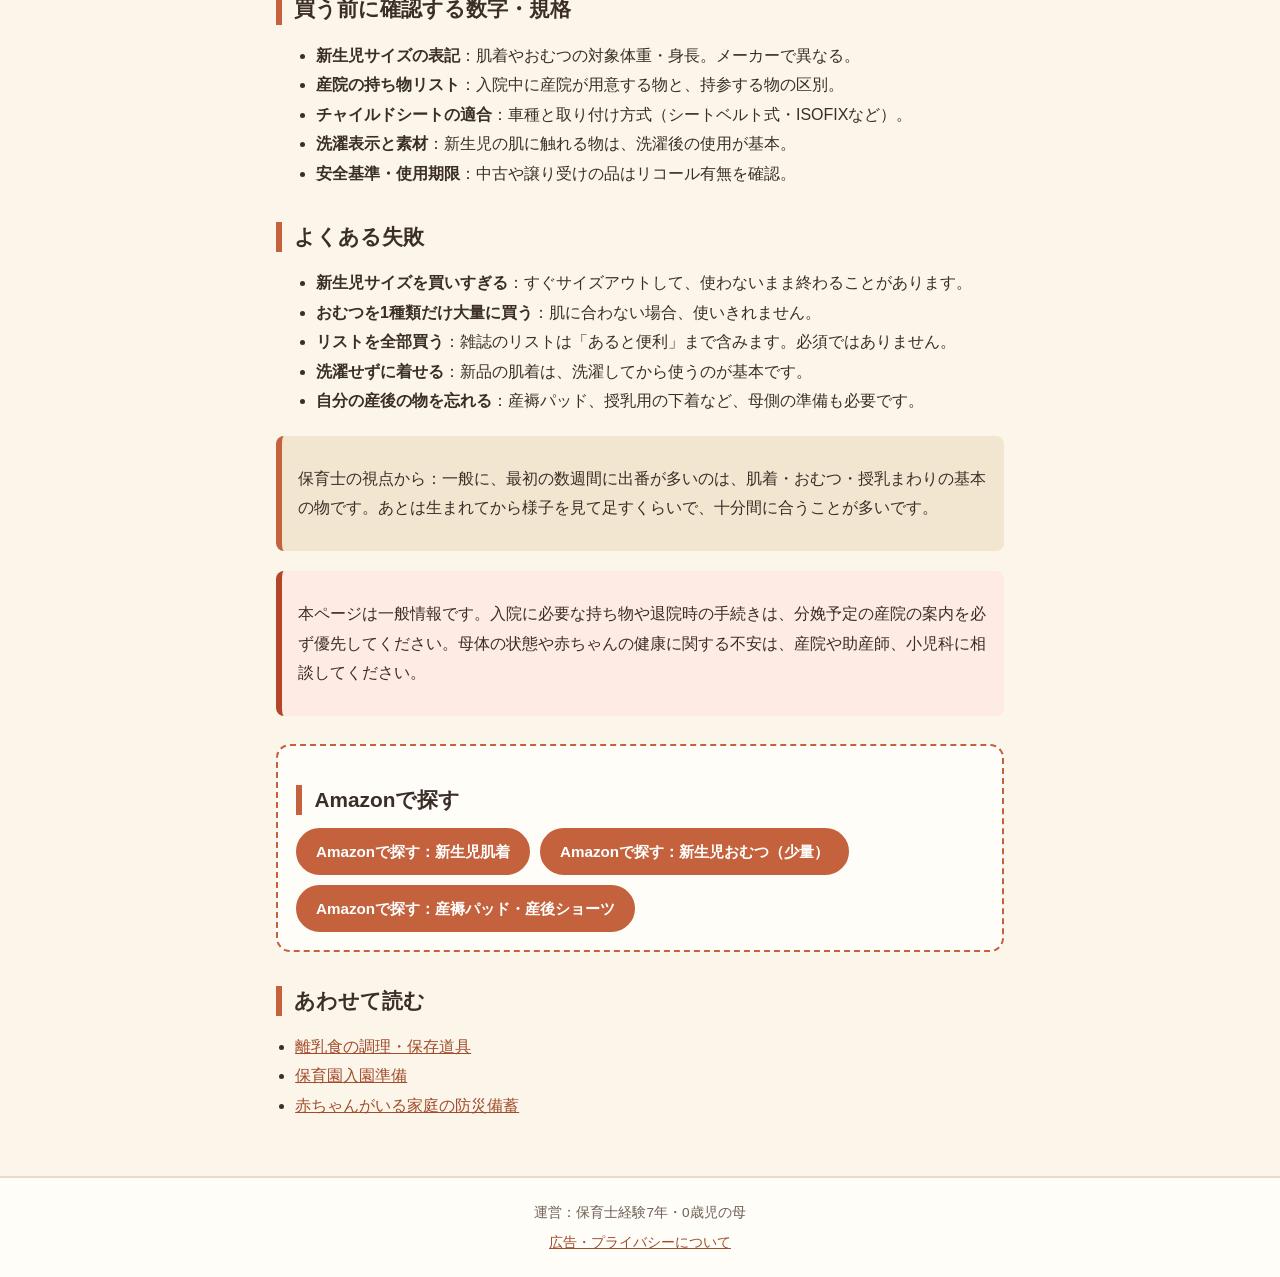
<file: guides/g12-shussan.html>
<!DOCTYPE html><html lang="ja"><head><meta charset="utf-8"><meta name="viewport" content="width=device-width,initial-scale=1">
<title>出産準備リストの選び方｜本当に要るもの・産後で間に合うもの・要らないもの｜あかちゃん買い物まよったら</title><meta name="description" content="出産準備リストを「入院までに必須」「産後でも間に合う」「なくても困らない」の3つに切り分ける基準を、保育士経験者がまとめました。買いすぎを防ぐ確認ポイント付き。">
<link rel="canonical" href="https://rinkagit.github.io/baby-navi/guides/g12-shussan.html">
<meta property="og:title" content="出産準備リストの選び方｜本当に要るもの・産後で間に合うもの・要らないもの｜あかちゃん買い物まよったら"><meta property="og:description" content="必須・産後でOK・不要の3分類で、出産準備の買いすぎを防ぐ基準。"><meta property="og:type" content="article"><meta property="og:url" content="https://rinkagit.github.io/baby-navi/guides/g12-shussan.html">
<link rel="stylesheet" href="../assets/style.css">
<script type="application/ld+json">{"@context":"https://schema.org","@type":"Article","headline":"出産準備リストの選び方：本当に要るもの・産後で間に合うもの・要らないもの","description":"出産準備を必須・産後でOK・不要の3つに切り分ける基準をまとめたガイド。","inLanguage":"ja","mainEntityOfPage":"https://rinkagit.github.io/baby-navi/guides/g12-shussan.html","author":{"@type":"Person","name":"あかちゃん買い物まよったら運営者（保育士経験7年・0歳児の母）"},"publisher":{"@type":"Organization","name":"あかちゃん買い物まよったら"},"url":"https://rinkagit.github.io/baby-navi/guides/g12-shussan.html","datePublished":"2026-11-02","dateModified":"2026-11-02"}</script>
<script type="application/ld+json">{"@context":"https://schema.org","@type":"BreadcrumbList","itemListElement":[{"@type":"ListItem","position":1,"name":"トップ","item":"https://rinkagit.github.io/baby-navi/index.html"},{"@type":"ListItem","position":2,"name":"出産準備リスト","item":"https://rinkagit.github.io/baby-navi/guides/g12-shussan.html"}]}</script></head>
<body><header class="site-header"><a class="site-title" href="../index.html">あかちゃん買い物まよったら</a><nav class="site-nav"><a href="../index.html">トップ</a><a href="../checklist.html">チェックリスト</a><a href="../disclosure.html">開示</a></nav></header>
<p class="pr-note">【PR】本ページは広告（Amazonアソシエイト）を含みます。</p>
<main class="container"><nav class="breadcrumb"><a href="../index.html">トップ</a> &gt; 出産準備リスト</nav><article><h1>出産準備リストの選び方｜本当に要る物・産後で間に合う物・要らない物</h1>
<p class="lead">出産準備リストは、雑誌やネットに載っているものを全部買うと膨大になります。実際には、赤ちゃんは生まれてみないと好みも体格も分かりません。大切なのは「退院時までに必須の物」と「産後に様子を見て買える物」を切り分けること。ここでは、その判断基準をまとめます。</p>

<section class="criteria"><h2>切り分けの基準4つ</h2>
<h3>基準1：「入院・退院当日に使うか」で必須を決める</h3>
<p>必須は、入院中と退院直後にすぐ使う物です。具体的には、新生児用の肌着・ウェア数枚、退院時に赤ちゃんを包む物、おむつとおしりふきの最低限、チャイルドシート（車で帰る場合は法令上必要）、授乳に必要な最小限の物、母子手帳関連の書類などです。産院から持ち物リストを渡されることが多いので、そこに書かれた物は最優先で確認しましょう。</p>
<h3>基準2：「赤ちゃんの個人差で変わる物」は産後で間に合う</h3>
<p>おむつのサイズやメーカー、哺乳びんの乳首の形、抱っこ紐のタイプ、ベビーカーなどは、赤ちゃんの体格や好み、家庭の生活スタイルで合うものが変わります。産後1〜2週間は外出が少ないため、生まれてから様子を見て買っても遅くないことが多いです。まとめ買いは、最初の1パックだけ買って合うか確かめる進め方が失敗しにくいです。</p>
<h3>基準3：「住環境と移動手段」で要る物が変わる</h3>
<p>車を使う家庭はチャイルドシートが必須ですが、電車と徒歩中心なら抱っこ紐の優先度が高くなります。ベビーベッドは、置く場所や上の子の有無、寝かせ方の方針で必要性が分かれます。ベビーバスも、洗面台や大きめのシンクで代用できる家庭と、必要な家庭があります。自宅の間取りと生活動線から逆算しましょう。</p>
<h3>基準4：「使う期間が短い物」は借りる・譲ってもらう手もある</h3>
<p>新生児期にしか使わない物は、使用期間がとても短いです。バウンサーやベビーベッドなど、レンタルや友人・家族からの譲り受けを検討する選択肢もあります。ただし、譲り受けた品は、安全基準（製品の使用期限や、リコール情報）を確認してから使いましょう。</p>
</section>

<section><h2>向く家庭・向かない家庭</h2>
<table class="tbl"><thead><tr><th>準備スタイル</th><th>向く家庭</th><th>向かない家庭</th></tr></thead><tbody>
<tr><td>必須だけ先に買い、残りは産後</td><td>収納が狭い、予算を抑えたい家庭</td><td>産後に買い物へ行く人手がまったくない家庭</td></tr>
<tr><td>ネット注文で事前に一通りそろえる</td><td>里帰りしない、産後の外出が難しい家庭</td><td>赤ちゃんの好みや体格を見てから決めたい家庭</td></tr>
<tr><td>レンタル・譲り受けを活用</td><td>使う期間が短い物を抑えたい家庭</td><td>衛生面や安全基準の確認に手間をかけられない家庭</td></tr>
</tbody></table>
</section>

<section><h2>買う前に確認する数字・規格</h2>
<ul>
<li><strong>新生児サイズの表記</strong>：肌着やおむつの対象体重・身長。メーカーで異なる。</li>
<li><strong>産院の持ち物リスト</strong>：入院中に産院が用意する物と、持参する物の区別。</li>
<li><strong>チャイルドシートの適合</strong>：車種と取り付け方式（シートベルト式・ISOFIXなど）。</li>
<li><strong>洗濯表示と素材</strong>：新生児の肌に触れる物は、洗濯後の使用が基本。</li>
<li><strong>安全基準・使用期限</strong>：中古や譲り受けの品はリコール有無を確認。</li>
</ul>
</section>

<section><h2>よくある失敗</h2>
<ul>
<li><strong>新生児サイズを買いすぎる</strong>：すぐサイズアウトして、使わないまま終わることがあります。</li>
<li><strong>おむつを1種類だけ大量に買う</strong>：肌に合わない場合、使いきれません。</li>
<li><strong>リストを全部買う</strong>：雑誌のリストは「あると便利」まで含みます。必須ではありません。</li>
<li><strong>洗濯せずに着せる</strong>：新品の肌着は、洗濯してから使うのが基本です。</li>
<li><strong>自分の産後の物を忘れる</strong>：産褥パッド、授乳用の下着など、母側の準備も必要です。</li>
</ul>
</section>

<aside class="callout"><p>保育士の視点から：一般に、最初の数週間に出番が多いのは、肌着・おむつ・授乳まわりの基本の物です。あとは生まれてから様子を見て足すくらいで、十分間に合うことが多いです。</p></aside>
<aside class="callout callout-care"><p>本ページは一般情報です。入院に必要な持ち物や退院時の手続きは、分娩予定の産院の案内を必ず優先してください。母体の状態や赤ちゃんの健康に関する不安は、産院や助産師、小児科に相談してください。</p></aside>

<section class="buy"><h2>Amazonで探す</h2><div class="btn-row"><a class="btn btn-amazon" data-search="新生児 短肌着 コンビ肌着 セット" href="https://www.amazon.co.jp/s?k=%E6%96%B0%E7%94%9F%E5%85%90%20%E7%9F%AD%E8%82%8C%E7%9D%80%20%E3%82%B3%E3%83%B3%E3%83%93%E8%82%8C%E7%9D%80%20%E3%82%BB%E3%83%83%E3%83%88" target="_blank" rel="sponsored nofollow noopener">Amazonで探す：新生児肌着</a><a class="btn btn-amazon" data-search="新生児 おむつ お試し 小分け" href="https://www.amazon.co.jp/s?k=%E6%96%B0%E7%94%9F%E5%85%90%20%E3%81%8A%E3%82%80%E3%81%A4%20%E3%81%8A%E8%A9%A6%E3%81%97%20%E5%B0%8F%E5%88%86%E3%81%91" target="_blank" rel="sponsored nofollow noopener">Amazonで探す：新生児おむつ（少量）</a><a class="btn btn-amazon" data-search="産褥パッド 入院 産後 ショーツ" href="https://www.amazon.co.jp/s?k=%E7%94%A3%E8%A4%A5%E3%83%91%E3%83%83%E3%83%89%20%E5%85%A5%E9%99%A2%20%E7%94%A3%E5%BE%8C%20%E3%82%B7%E3%83%A7%E3%83%BC%E3%83%84" target="_blank" rel="sponsored nofollow noopener">Amazonで探す：産褥パッド・産後ショーツ</a></div></section>
<section class="related"><h2>あわせて読む</h2><ul><li><a href="g09-rinyushoku.html">離乳食の調理・保存道具</a></li><li><a href="g10-hoikuen.html">保育園入園準備</a></li><li><a href="g11-bousai.html">赤ちゃんがいる家庭の防災備蓄</a></li></ul></section>
</article></main>
<footer class="site-footer"><p>運営：保育士経験7年・0歳児の母</p><p><a href="../disclosure.html">広告・プライバシーについて</a></p></footer>
<script src="../assets/config.js"></script><script src="../assets/main.js"></script></body></html>
</file>
<file: assets/style.css>
:root{--bg:#fbf5ea;--card:#fffdf8;--ink:#3a2e27;--sub:#6e5f54;--accent:#c4623e;--accent-d:#a24c2c;--line:#e8dbc7;--soft:#f3e6d0;--care:#fdebe4}
*{box-sizing:border-box}
html{-webkit-text-size-adjust:100%}
body{margin:0;background:var(--bg);color:var(--ink);font-family:"Hiragino Sans","Noto Sans JP","Yu Gothic",Meiryo,sans-serif;line-height:1.85;font-size:16px}
a{color:var(--accent-d)}
h1,h2,h3{line-height:1.45;margin:1.6em 0 .6em}
h1{font-size:1.65rem;margin-top:.4em}
h2{font-size:1.3rem;padding-left:.6em;border-left:6px solid var(--accent)}
h3{font-size:1.1rem}
.container{max-width:760px;margin:0 auto;padding:0 16px 40px}
.site-header{display:flex;flex-wrap:wrap;align-items:center;justify-content:space-between;gap:8px;padding:12px 16px;background:var(--card);border-bottom:2px solid var(--line)}
.site-title{font-weight:700;font-size:1.1rem;color:var(--accent-d);text-decoration:none}
.site-nav{display:flex;gap:14px;font-size:.9rem}
.site-nav a{color:var(--ink);text-decoration:none;padding:2px 0;border-bottom:2px solid transparent}
.site-nav a[aria-current="page"],.site-nav a:hover{border-bottom-color:var(--accent)}
.pr-note{margin:0;padding:6px 16px;background:var(--soft);color:var(--sub);font-size:.82rem;text-align:center}
.breadcrumb{font-size:.82rem;color:var(--sub);margin:14px 0}
.breadcrumb a{color:var(--sub)}
.lead{font-size:1.05rem;background:var(--card);border:1px solid var(--line);border-radius:12px;padding:14px 16px}
.criteria{background:var(--card);border:1px solid var(--line);border-radius:12px;padding:4px 18px 14px;margin:20px 0}
.criteria h2{margin-top:.9em}
.callout{background:var(--soft);border-left:6px solid var(--accent);border-radius:8px;padding:12px 16px;margin:20px 0}
.callout-care{background:var(--care);border-left-color:#b5452a}
.buy{background:var(--card);border:2px dashed var(--accent);border-radius:14px;padding:6px 18px 18px;margin:28px 0}
.btn-row{display:flex;flex-wrap:wrap;gap:10px}
.btn{display:inline-block;padding:11px 18px;border-radius:999px;border:2px solid var(--accent);background:var(--card);color:var(--accent-d);font-weight:700;text-decoration:none;font-size:.95rem;cursor:pointer;font-family:inherit;line-height:1.4}
.btn:hover{background:var(--soft)}
.btn-amazon{background:var(--accent);color:#fff}
.btn-amazon:hover{background:var(--accent-d)}
.btn-small{padding:4px 12px;font-size:.8rem}
.related ul{padding-left:1.2em}
.tbl{width:100%;border-collapse:collapse;margin:16px 0;font-size:.92rem;background:var(--card)}
.tbl th,.tbl td{border:1px solid var(--line);padding:8px 10px;text-align:left;vertical-align:top}
.tbl th{background:var(--soft)}
.site-footer{border-top:2px solid var(--line);background:var(--card);padding:18px 16px;text-align:center;font-size:.85rem;color:var(--sub)}
.site-footer p{margin:4px 0}

/* index */
.hero{text-align:center;padding:36px 8px 24px}
.hero h1{font-size:1.9rem;margin-bottom:.2em}
.hero-sub{color:var(--sub);margin:0 0 18px}
.hero-mark{font-size:2.6rem;display:block}
.section-title{margin-top:2em}
.grid{display:grid;grid-template-columns:repeat(auto-fill,minmax(210px,1fr));gap:12px;list-style:none;padding:0;margin:12px 0}
.card{display:block;height:100%;background:var(--card);border:1px solid var(--line);border-radius:12px;padding:14px;text-decoration:none;color:var(--ink)}
.card:hover{border-color:var(--accent);box-shadow:0 2px 0 var(--accent)}
.card-icon{font-size:1.6rem;display:block}
.card-title{font-weight:700;display:block;margin:2px 0}
.card-desc{font-size:.85rem;color:var(--sub);display:block;line-height:1.6}
.age-row{display:flex;flex-wrap:wrap;gap:8px;list-style:none;padding:0}
.age-chip{display:inline-block;padding:8px 16px;border-radius:999px;background:var(--soft);border:1px solid var(--line);color:var(--ink);text-decoration:none;font-weight:700;font-size:.92rem}
.age-chip:hover{background:var(--accent);color:#fff}
.tool-box{background:var(--soft);border:2px solid var(--accent);border-radius:14px;padding:16px 18px;margin:28px 0;text-align:center}

/* checklist */
.age-tabs{display:flex;flex-wrap:wrap;gap:8px;margin:14px 0}
.age-tab{padding:8px 14px;border-radius:999px;border:1px solid var(--line);background:var(--card);color:var(--ink);font-family:inherit;font-size:.9rem;font-weight:700;cursor:pointer}
.age-tab[aria-pressed="true"]{background:var(--accent);border-color:var(--accent);color:#fff}
.progress-wrap{background:var(--card);border:1px solid var(--line);border-radius:12px;padding:12px 16px;margin:14px 0}
.progress-text{margin:0 0 6px;font-weight:700}
.progress-bar{height:12px;background:var(--soft);border-radius:999px;overflow:hidden}
.progress-fill{height:100%;width:0;background:var(--accent);transition:width .25s}
.check-group{margin:18px 0}
.check-list{list-style:none;padding:0;margin:8px 0}
.check-item{display:flex;align-items:center;gap:10px;flex-wrap:wrap;background:var(--card);border:1px solid var(--line);border-radius:10px;padding:10px 12px;margin-bottom:8px}
.check-item label{flex:1 1 200px;cursor:pointer}
.check-item input[type=checkbox]{width:20px;height:20px;accent-color:var(--accent)}
.check-item.done label{text-decoration:line-through;color:var(--sub)}
.check-note{display:block;font-size:.8rem;color:var(--sub)}
.tool-actions{display:flex;flex-wrap:wrap;gap:10px;margin:14px 0}
.empty-msg{color:var(--sub)}
.print-title{display:none}

/* disclosure */
.doc h2{margin-top:1.8em}

@media (max-width:480px){h1{font-size:1.4rem}.hero h1{font-size:1.55rem}}
@media print{
  body{background:#fff;font-size:12pt}
  .site-header,.pr-note,.site-footer,.age-tabs,.tool-actions,.btn,.btn-row,.buy,.no-print,.breadcrumb{display:none!important}
  .check-item{break-inside:avoid;border:none;border-bottom:1px solid #999;border-radius:0}
  .print-title{display:block!important}
}
</file>
